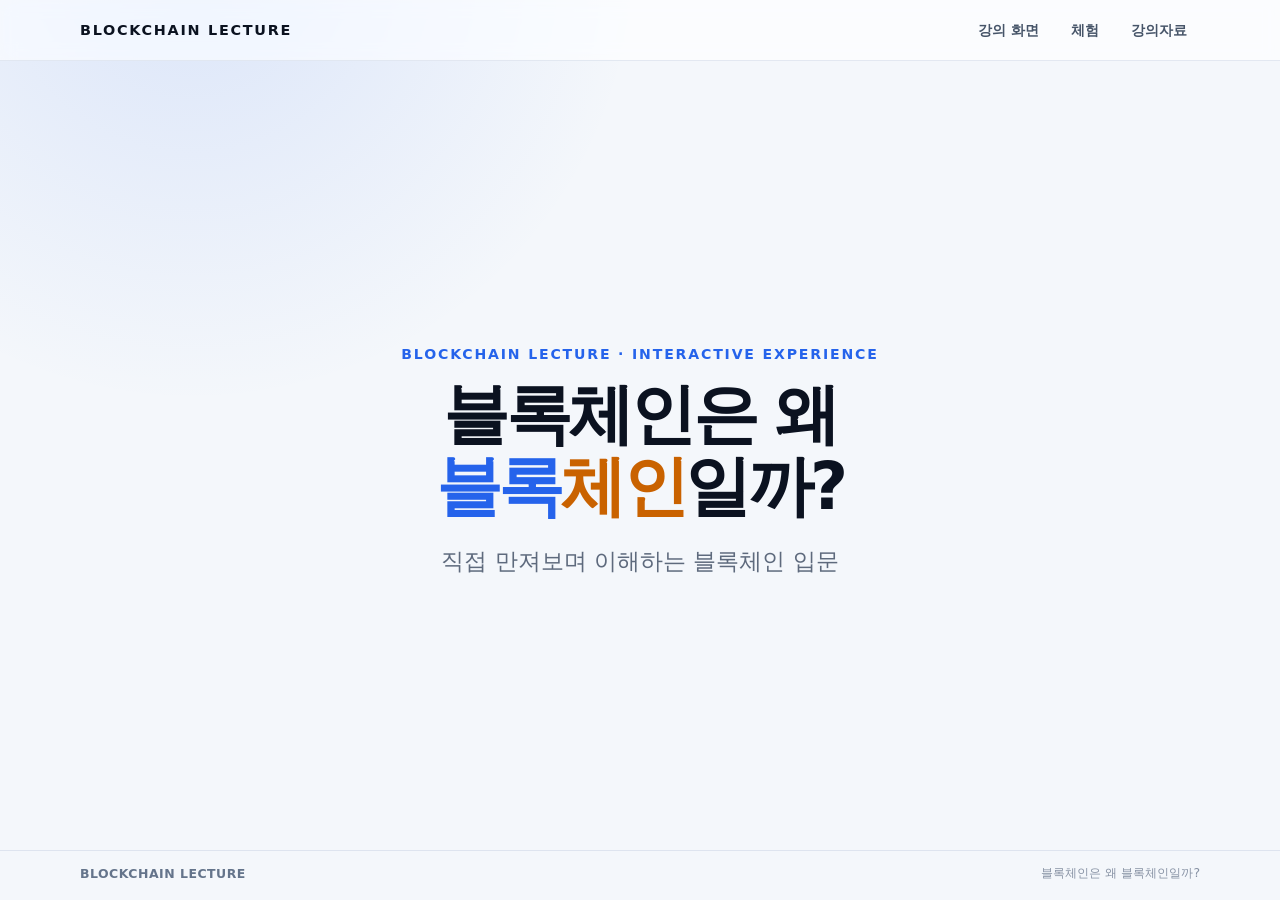
<file: index.html>
<!doctype html>
<html lang="ko">
<head>
  <meta charset="utf-8" />
  <meta name="viewport" content="width=device-width, initial-scale=1" />
  <meta name="theme-color" content="#f4f7fb" />
  <title>블록체인은 왜 블록체인일까? · 강의 허브</title>
  <meta name="description" content="직접 만져보며 이해하는 블록체인 입문. 강의 중 체험도구와 강의자료로 바로 이동하는 강의 허브." />

  <!-- 강의 후 공개 여부가 미정이므로 기본값은 검색엔진 비노출.
       공개를 원하면 아래 한 줄만 지우면 된다. -->
  <meta name="robots" content="noindex, nofollow" />

  <link rel="stylesheet" href="./shared.css" />
  <link rel="stylesheet" href="./home.css" />
</head>
<body>
  <!--
    내부 링크는 모두 상대경로다. 향후 URL / QR을 바꾸더라도
    아래 두 경로만 교체하면 된다.
      체험     : ./experience/index.html
      강의 화면 : ./lecture/index.html
      강의자료 : ./materials/lecture.pdf  (?v= 는 캐시 갱신용. 파일을 바꾸면 숫자를 올린다)
    파일을 직접 열어도(file://) 동작하도록 index.html까지 명시한다.
  -->

  <a class="skip-link" href="#main">본문으로 건너뛰기</a>

  <header class="site-header">
    <div class="shell">
      <a class="brand" href="./index.html">BLOCKCHAIN LECTURE</a>
      <nav class="header-nav" aria-label="주요 이동">
        <a class="header-link" href="./lecture/index.html">
          <span class="label-short">강의</span>
          <span class="label-full">강의 화면</span>
        </a>
        <a class="header-link" href="./experience/index.html">체험</a>
        <a class="header-link" href="./materials/lecture.pdf?v=12" target="_blank" rel="noopener">
          <span class="label-short">자료</span>
          <span class="label-full">강의자료</span>
        </a>
      </nav>
    </div>
  </header>

  <main id="main" class="home-main">
    <section class="hero shell" aria-labelledby="hero-title">
      <p class="eyebrow">BLOCKCHAIN LECTURE · INTERACTIVE EXPERIENCE</p>
      <h1 id="hero-title" class="hero-title">블록체인은 왜<br /><em class="accent-block">블록</em><em class="accent-chain">체인</em>일까?</h1>
      <p class="hero-copy">직접 만져보며 이해하는 블록체인 입문</p>
    </section>
  </main>

  <footer class="site-footer">
    <div class="shell">
      <strong>BLOCKCHAIN LECTURE</strong>
      <span>블록체인은 왜 블록체인일까?</span>
    </div>
  </footer>
</body>
</html>
</file>
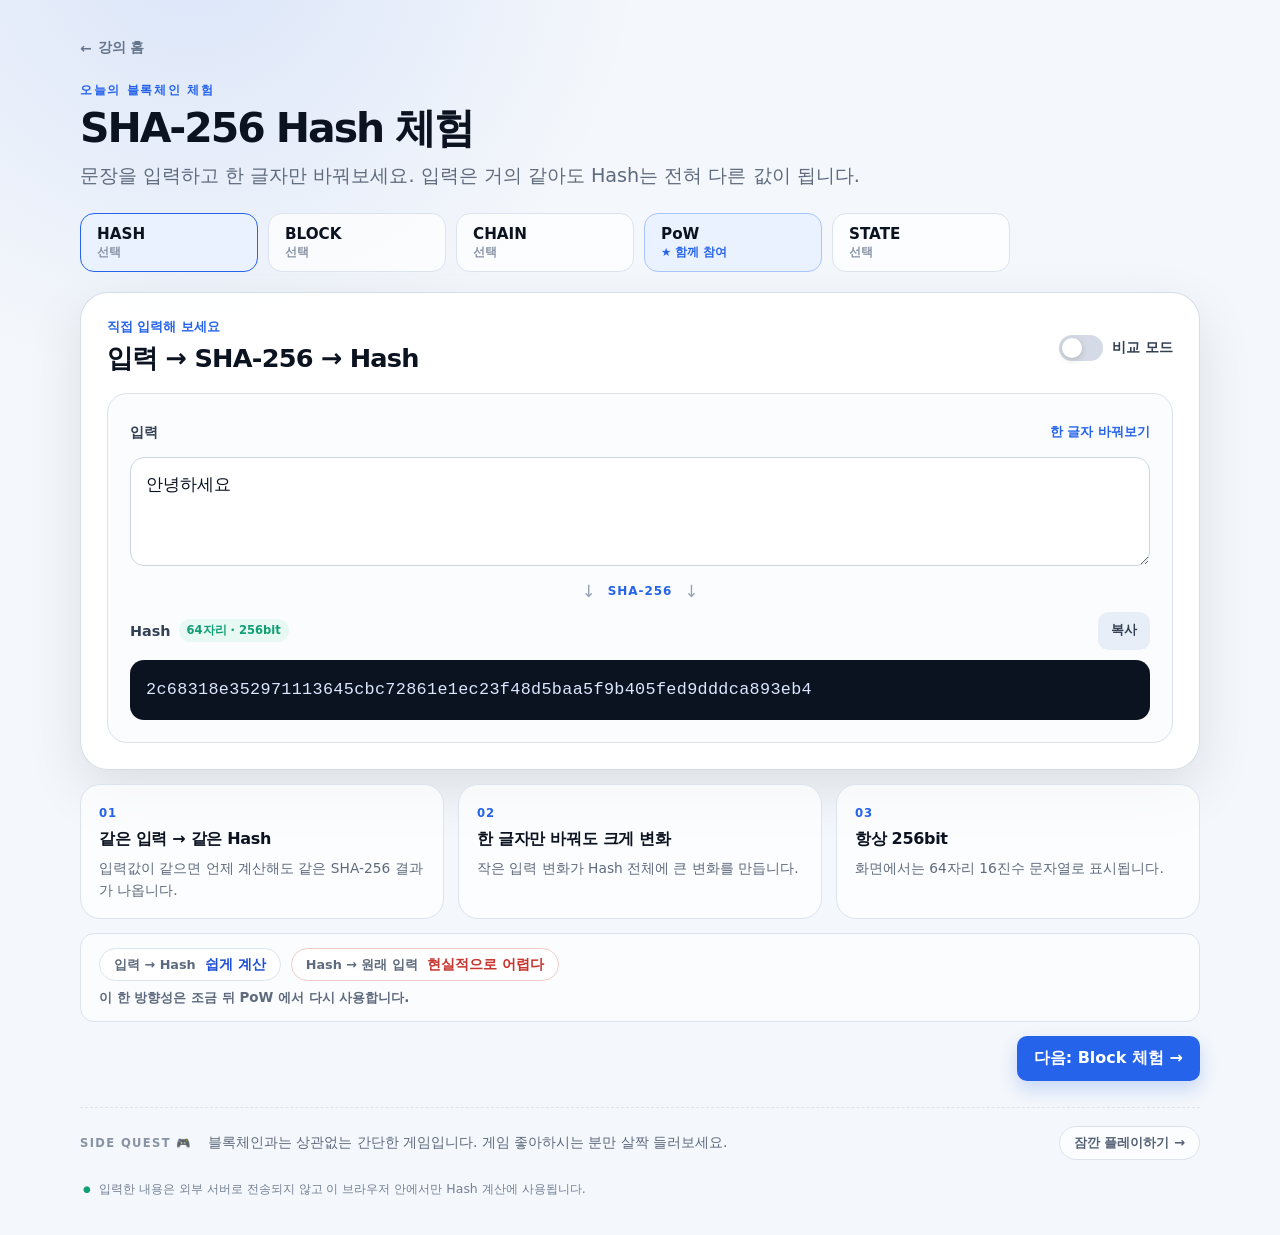
<file: experience/index.html>
<!doctype html>
<html lang="ko">
<head>
  <meta charset="utf-8" />
  <meta name="viewport" content="width=device-width, initial-scale=1" />
  <meta name="theme-color" content="#0b1220" />
  <title>블록체인 체험 · Hash, Block, Chain, Proof of Work</title>
  <meta name="description" content="SHA-256 Hash, Block, Chain, Proof of Work를 직접 조작하며 블록체인의 핵심 개념을 체험하는 강의용 도구" />
  <link rel="stylesheet" href="./styles.css" />
</head>
<body>
  <!-- ============================================================
       ReturnToLecture — 강의 화면에서 진입했을 때만 보이는 상단바.
       ?return=L06 이 있을 때만 표시하고, 체험도구에 직접 접속한 경우에는
       숨긴 상태를 유지한다. (app.js setupReturnBar)
       ============================================================ -->
  <div id="returnBar" class="return-bar" hidden>
    <div class="return-bar-inner">
      <a id="returnBack" class="return-back" href="../lecture/index.html">
        <span aria-hidden="true">&larr;</span> 강의로 돌아가기
      </a>
      <span class="return-tag">강의 중 체험</span>
      <a id="returnNext" class="return-next" href="../lecture/index.html">
        강의 계속하기 <span aria-hidden="true">&rarr;</span>
      </a>
    </div>
  </div>

  <main class="page-shell">
    <a class="home-link" href="../index.html">
      <span aria-hidden="true">←</span> 강의 홈
    </a>

    <header class="hero">
      <div id="heroEyebrow" class="eyebrow">BLOCKCHAIN EXPERIENCE · STEP 2</div>
      <h1 id="heroTitle">Block 체험</h1>
      <p id="heroCopy" class="hero-copy">여러 기록을 하나의 Block으로 묶어봅니다. 거래 한 건만 바꿔도 Block Hash 전체가 달라집니다.</p>

      <nav class="learning-path" aria-label="블록체인 체험 단계">
        <button class="step available" type="button" data-step="hash" aria-label="1단계 Hash 체험으로 이동">
          <span>1</span><strong>HASH</strong>
        </button>
        <button class="step active available" type="button" data-step="block" aria-current="step" aria-label="2단계 Block 체험">
          <span>2</span><strong>BLOCK</strong>
        </button>
        <button class="step available" type="button" data-step="chain" aria-label="3단계 Chain 체험으로 이동"><span>3</span><strong>CHAIN</strong></button>
        <button class="step available" type="button" data-step="pow" aria-label="4단계 Proof of Work 체험으로 이동"><span>4</span><strong>PoW</strong></button>
      </nav>
    </header>

    <section id="hashExperience" class="experience hidden" aria-hidden="true">
      <section class="tool-card" aria-labelledby="hash-tool-title">
        <div class="tool-toolbar">
          <div>
            <p class="section-kicker">직접 입력해 보세요</p>
            <h2 id="hash-tool-title">입력 → SHA-256 → Hash</h2>
          </div>
          <label class="mode-toggle">
            <input id="compareToggle" type="checkbox" />
            <span class="toggle-ui" aria-hidden="true"></span>
            <span>비교 모드</span>
          </label>
        </div>

        <div id="singleMode" class="mode-panel">
          <article class="hash-panel">
            <div class="field-heading">
              <label for="inputA">입력</label>
              <button id="changeOneChar" class="text-button" type="button">한 글자 바꿔보기</button>
            </div>
            <textarea id="inputA" rows="3" spellcheck="false" autocomplete="off">안녕하세요</textarea>

            <div class="flow-arrow" aria-hidden="true">↓ <span>SHA-256</span> ↓</div>

            <div class="hash-heading">
              <div>
                <span class="label">Hash</span>
                <span class="length-badge">64자리 · 256bit</span>
              </div>
              <button class="copy-button" type="button" data-copy-target="hashA" aria-label="Hash 복사하기">복사</button>
            </div>
            <output id="hashA" class="hash-output" aria-live="polite"></output>
          </article>
        </div>

        <div id="compareMode" class="mode-panel hidden" aria-hidden="true">
          <div class="compare-grid">
            <article class="hash-panel compact-panel">
              <div class="field-heading"><label for="inputCompareA">입력 A</label></div>
              <textarea id="inputCompareA" rows="2" spellcheck="false" autocomplete="off">안녕하세요</textarea>
              <div class="hash-heading">
                <span class="label">Hash A</span>
                <button class="copy-button small" type="button" data-copy-target="hashCompareA">복사</button>
              </div>
              <output id="hashCompareA" class="hash-output small-output" aria-live="polite"></output>
            </article>

            <article class="hash-panel compact-panel">
              <div class="field-heading"><label for="inputCompareB">입력 B</label></div>
              <textarea id="inputCompareB" rows="2" spellcheck="false" autocomplete="off">안녕하세요!</textarea>
              <div class="hash-heading">
                <span class="label">Hash B</span>
                <button class="copy-button small" type="button" data-copy-target="hashCompareB">복사</button>
              </div>
              <output id="hashCompareB" class="hash-output small-output" aria-live="polite"></output>
            </article>
          </div>

          <div class="comparison-summary" aria-live="polite">
            <div class="summary-icon">≠</div>
            <div>
              <strong id="differenceTitle">Hash가 크게 달라졌습니다.</strong>
              <p id="differenceText">64자리 중 몇 자리가 달라졌는지 계산하고 있습니다.</p>
            </div>
          </div>
        </div>
      </section>

      <section class="lesson-grid" aria-label="Hash 핵심 포인트">
        <article>
          <span class="lesson-number">01</span>
          <h3>같은 입력 → 같은 Hash</h3>
          <p>입력값이 같으면 언제 계산해도 같은 SHA-256 결과가 나옵니다.</p>
        </article>
        <article>
          <span class="lesson-number">02</span>
          <h3>한 글자만 바꿔도 크게 변화</h3>
          <p>작은 입력 변화가 Hash 전체에 큰 변화를 만듭니다.</p>
        </article>
        <article>
          <span class="lesson-number">03</span>
          <h3>항상 256bit</h3>
          <p>화면에서는 64자리 16진수 문자열로 표시됩니다.</p>
        </article>
      </section>

      <!-- 한 방향성은 여기서 보여만 주고 끝내지 않는다. PoW 에서 다시 쓴다.
           역산·brute force 같은 기능은 두지 않는다. 문장 한 줄이면 충분하다. -->
      <aside class="oneway">
        <ul class="oneway-pair">
          <li><span class="oneway-k">입력 → Hash</span><strong class="oneway-v">쉽게 계산</strong></li>
          <li class="is-hard"><span class="oneway-k">Hash → 원래 입력</span><strong class="oneway-v">현실적으로 어렵다</strong></li>
        </ul>
        <p class="oneway-note">이 한 방향성은 조금 뒤 PoW 에서 다시 사용합니다.</p>
      </aside>

      <div class="next-step-row">
        <button class="primary-button" type="button" data-step="block">다음: Block 체험 <span aria-hidden="true">→</span></button>
      </div>
    </section>

    <section id="blockExperience" class="experience" aria-hidden="false">
      <section class="tool-card block-tool" aria-labelledby="block-tool-title">
        <div class="tool-toolbar block-toolbar">
          <div>
            <p class="section-kicker">방금 Hash 체험을 여러 기록의 묶음으로 확장해 봅니다</p>
            <h2 id="block-tool-title">여러 거래 기록 + Block 정보 → Block Hash</h2>
          </div>
          <button id="resetBlock" class="secondary-button" type="button">초기화</button>
        </div>

        <div class="block-layout">
          <article id="blockCard" class="block-card">
            <div class="block-card-header">
              <div>
                <span class="block-label">BLOCK</span>
                <h3>Block #1</h3>
              </div>
              <div id="blockChangeBadge" class="state-badge stable" aria-live="polite">현재 상태</div>
            </div>

            <div class="block-definition">
              <strong>이 네모 전체가 하나의 Block입니다.</strong>
              <span>여러 기록과 Block 정보가 한 묶음으로 들어 있습니다.</span>
            </div>

            <div class="block-section-heading">
              <div>
                <span class="block-section-kicker">DATA</span>
                <h4>이 Block에 포함된 거래 3건</h4>
              </div>
              <button id="changeAmount" class="text-button" type="button">3번 거래 1원 바꿔보기</button>
            </div>

            <div class="transaction-list" aria-label="Block에 포함된 거래 기록">
              <div class="transaction-row" data-transaction="1">
                <span class="transaction-index">01</span>
                <div class="transaction-route"><strong>철수</strong><span aria-hidden="true">→</span><strong>영희</strong></div>
                <label class="amount-field"><span class="sr-only">1번 거래 금액</span><input id="amount1" type="number" inputmode="numeric" min="0" step="1" value="10000" /><span>원</span></label>
              </div>
              <div class="transaction-row" data-transaction="2">
                <span class="transaction-index">02</span>
                <div class="transaction-route"><strong>영희</strong><span aria-hidden="true">→</span><strong>민수</strong></div>
                <label class="amount-field"><span class="sr-only">2번 거래 금액</span><input id="amount2" type="number" inputmode="numeric" min="0" step="1" value="3000" /><span>원</span></label>
              </div>
              <div class="transaction-row focus-transaction" data-transaction="3">
                <span class="transaction-index">03</span>
                <div class="transaction-route"><strong>민수</strong><span aria-hidden="true">→</span><strong>철수</strong></div>
                <label class="amount-field"><span class="sr-only">3번 거래 금액</span><input id="amount3" type="number" inputmode="numeric" min="0" step="1" value="5000" /><span>원</span></label>
              </div>
            </div>

            <div class="block-divider"><span>Block 정보</span></div>

            <div class="block-meta-grid">
              <div class="block-field">
                <span class="block-field-label">Previous Hash</span>
                <code id="previousHash" class="block-value mono">0000000000000000000000000000000000000000000000000000000000000000</code>
                <span class="field-help">첫 번째 Block이므로 실습에서는 0으로 표시합니다.</span>
              </div>
              <div class="block-field nonce-field">
                <span class="block-field-label">Nonce</span>
                <code id="blockNonce" class="block-value">0</code>
                <span class="field-help">지금은 0. PoW 단계에서 직접 바꿉니다.</span>
              </div>
            </div>
          </article>

          <div class="block-hash-side">
            <div class="block-flow" aria-hidden="true">
              <span class="flow-line"></span>
              <span class="flow-chip">SHA-256</span>
              <span class="flow-arrow-right">→</span>
            </div>

            <article class="result-card">
              <div class="hash-heading">
                <div>
                  <span class="label">Block Hash</span>
                  <span class="length-badge">64자리 · 256bit</span>
                </div>
                <button class="copy-button" type="button" data-copy-target="blockHash">복사</button>
              </div>
              <output id="blockHash" class="hash-output block-hash-output" aria-live="polite"></output>

              <div id="blockInsight" class="block-insight" aria-live="polite">
                <div class="insight-icon">✓</div>
                <div>
                  <strong>세 거래를 포함한 Block 전체의 지문입니다.</strong>
                  <p>거래 하나의 금액만 바꿔도 이 값이 즉시 달라집니다.</p>
                </div>
              </div>
            </article>
          </div>
        </div>
      </section>

      <section class="lesson-grid block-lessons" aria-label="Block 핵심 포인트">
        <article>
          <span class="lesson-number">01</span>
          <h3>여러 기록을 하나로 묶는다</h3>
          <p>하나의 Block에는 한 건이 아니라 여러 거래 기록이 함께 들어갈 수 있습니다.</p>
        </article>
        <article>
          <span class="lesson-number">02</span>
          <h3>묶음 전체에 하나의 Hash</h3>
          <p>거래 기록들과 Previous Hash, Nonce를 함께 묶어 하나의 Block Hash를 계산합니다.</p>
        </article>
        <article>
          <span class="lesson-number">03</span>
          <h3>Hash 체험의 확장</h3>
          <p>거래 한 건이 달라지면 묶음 전체의 Hash 도 달라집니다. 아까 본 성질이 Block 에도 그대로 적용됩니다.</p>
        </article>
      </section>

      <aside class="bridge-note bridge-action">
        <div class="bridge-icon" aria-hidden="true">↗</div>
        <div>
          <strong>다음 Block이 이 Hash를 기억하면?</strong>
          <p>Block과 Block이 연결되어 Chain이 됩니다.</p>
        </div>
        <button class="primary-button" type="button" data-step="chain">다음: Chain 체험 →</button>
      </aside>
    </section>

    <section id="chainExperience" class="experience hidden" aria-hidden="true">
      <section class="tool-card chain-tool" aria-labelledby="chain-tool-title">
        <div class="tool-toolbar chain-toolbar">
          <div>
            <p class="section-kicker">Hash가 Block과 Block을 연결하는 모습을 확인하세요</p>
            <h2 id="chain-tool-title">Block Hash → 다음 Block의 Previous Hash</h2>
          </div>
          <button id="resetChain" class="secondary-button" type="button">초기화</button>
        </div>

        <div id="chainStatus" class="chain-status valid" aria-live="polite">
          <div class="chain-status-icon">✓</div>
          <div>
            <strong>정상 Chain입니다.</strong>
            <p>각 Block이 바로 앞 Block의 Hash를 정확히 기억하고 있습니다.</p>
          </div>
        </div>

        <div class="chain-formula" aria-label="Chain 연결 원리">
          <span>Block 1 Hash</span><b>=</b><span>Block 2 Previous Hash</span>
          <i>그리고</i>
          <span>Block 2 Hash</span><b>=</b><span>Block 3 Previous Hash</span>
        </div>

        <div class="chain-grid">
          <article id="chainBlock1" class="chain-block">
            <div class="chain-block-head">
              <div><span class="block-label">BLOCK</span><h3>Block #1</h3></div>
              <span id="chainBadge1" class="chain-badge ok">정상</span>
            </div>
            <div class="chain-data-title">거래 기록 <button id="changeChainAmount" class="text-button" type="button">1원 바꿔보기</button></div>
            <div class="chain-transactions">
              <div><span>철수 → 영희</span><strong>10,000원</strong></div>
              <div><span>영희 → 민수</span><strong>3,000원</strong></div>
              <div class="editable-chain-tx"><span>민수 → 철수</span><label><input id="chainAmount1" type="number" inputmode="numeric" min="0" step="1" value="5000" /><span>원</span></label></div>
            </div>
            <div class="chain-hash-field previous">
              <span>Previous Hash</span><code id="chainPrev1"></code>
            </div>
            <div class="chain-hash-field current">
              <span>Block Hash</span><code id="chainHash1"></code>
            </div>
          </article>

          <div id="chainLink12" class="chain-link ok" aria-live="polite">
            <span class="link-arrow">→</span>
            <strong>Hash를 기억</strong>
            <small id="chainLink12Text">일치</small>
          </div>

          <article id="chainBlock2" class="chain-block">
            <div class="chain-block-head">
              <div><span class="block-label">BLOCK</span><h3>Block #2</h3></div>
              <span id="chainBadge2" class="chain-badge ok">정상</span>
            </div>
            <div class="chain-data-title">거래 기록</div>
            <div class="chain-transactions">
              <div><span>영희 → 지수</span><strong>7,000원</strong></div>
              <div><span>준호 → 민수</span><strong>12,000원</strong></div>
              <div><span>철수 → 준호</span><strong>2,500원</strong></div>
            </div>
            <div class="chain-hash-field previous">
              <span>Previous Hash</span><code id="chainPrev2"></code>
            </div>
            <div class="chain-hash-field current">
              <span>Block Hash</span><code id="chainHash2"></code>
            </div>
          </article>

          <div id="chainLink23" class="chain-link ok" aria-live="polite">
            <span class="link-arrow">→</span>
            <strong>Hash를 기억</strong>
            <small id="chainLink23Text">일치</small>
          </div>

          <article id="chainBlock3" class="chain-block">
            <div class="chain-block-head">
              <div><span class="block-label">BLOCK</span><h3>Block #3</h3></div>
              <span id="chainBadge3" class="chain-badge ok">정상</span>
            </div>
            <div class="chain-data-title">거래 기록</div>
            <div class="chain-transactions">
              <div><span>지수 → 철수</span><strong>4,000원</strong></div>
              <div><span>민수 → 영희</span><strong>6,500원</strong></div>
              <div><span>준호 → 지수</span><strong>8,000원</strong></div>
            </div>
            <div class="chain-hash-field previous">
              <span>Previous Hash</span><code id="chainPrev3"></code>
            </div>
            <div class="chain-hash-field current">
              <span>Block Hash</span><code id="chainHash3"></code>
            </div>
          </article>
        </div>

        <div class="chain-instruction">
          <span class="instruction-number">1</span>
          <p><strong>Block #1의 거래를 1원만 바꿔보세요.</strong> Block #1의 Hash는 즉시 달라지지만, Block #2가 기억하고 있는 Previous Hash는 예전 값 그대로입니다.</p>
        </div>

        <!-- 연결이 깨진 뒤에만 나타난다. 과거를 바꾸는 방법을 가르치는 것이 아니라,
             “그럼 뒤를 다시 계산하면?” 이라는 질문을 직접 보여주기 위한 자리다.
             여기에는 PoW 계산을 넣지 않는다. 그 비용은 강의 본편(PoW)에서 다룬다. -->
        <div class="chain-instruction chain-rebuild-row" id="chainRebuildRow" hidden>
          <span class="instruction-number">2</span>
          <p><strong>그럼 뒤 Block 을 다시 계산하면?</strong> 연결이 깨진 뒤의 Block 들을 새 Hash 에 맞춰 다시 계산해 봅니다.</p>
          <button id="rebuildChain" class="secondary-button" type="button">뒤 Block 도 다시 계산해보기</button>
        </div>
      </section>

      <section class="lesson-grid" aria-label="Chain 핵심 포인트">
        <article><span class="lesson-number">01</span><h3>앞 Block의 Hash를 기억</h3><p>다음 Block의 Previous Hash가 바로 앞 Block의 Hash를 가리킵니다.</p></article>
        <article><span class="lesson-number">02</span><h3>앞의 기록이 바뀌면 연결이 깨짐</h3><p>Block #1의 Hash가 달라지면 Block #2가 기억하던 값과 더 이상 일치하지 않습니다.</p></article>
        <article><span class="lesson-number">03</span><h3>그래서 Block + Chain</h3><p>Block들이 Hash를 이용해 앞뒤로 연결되어 있기 때문에 Blockchain이라고 부릅니다.</p></article>
      </section>

      <aside class="bridge-note bridge-action">
        <div class="bridge-icon" aria-hidden="true">↗</div>
        <div>
          <strong>이번에는 아무 Hash나 인정하지 않는다고 해봅시다.</strong>
          <p>정해진 조건을 만족하는 Hash를 찾을 때까지 Nonce를 바꾸며 계산하면 Proof of Work의 핵심을 체험할 수 있습니다.</p>
        </div>
        <button class="primary-button" type="button" data-step="pow">다음: PoW 체험 <span aria-hidden="true">→</span></button>
      </aside>
    </section>

    <section id="powExperience" class="experience hidden" aria-hidden="true">
      <section class="tool-card pow-tool" aria-labelledby="pow-tool-title">
        <div class="tool-toolbar pow-toolbar">
          <div>
            <p class="section-kicker">Nonce를 바꾸며 조건에 맞는 Hash를 찾아보세요</p>
            <h2 id="pow-tool-title">새 Block #4를 Mining</h2>
          </div>
          <button id="resetPow" class="secondary-button" type="button">초기화</button>
        </div>

        <section class="manual-mining" aria-labelledby="manual-mining-title">
          <div class="manual-mining-head">
            <div>
              <span class="substep-badge">STEP 4-A · 사람이 직접</span>
              <h3 id="manual-mining-title">Nonce를 직접 넣어 Hash를 찾아보세요</h3>
              <p>원하는 숫자를 직접 입력해 보세요. 입력하는 순간 Hash가 바로 다시 계산됩니다.</p>
            </div>
          </div>

          <fieldset class="manual-difficulty-control">
            <legend>수동 Mining 난이도</legend>
            <label><input type="radio" name="manualDifficulty" value="1" checked><span><b>먼저 해보기</b><code>0</code></span></label>
            <label><input type="radio" name="manualDifficulty" value="2"><span><b>난이도 올리기</b><code>00</code></span></label>
            <p><strong>너무 쉽게 찾았다면 00으로 올려보세요.</strong> 앞의 0이 하나 늘면 평균적으로 약 16배 더 찾기 어려워집니다.</p>
          </fieldset>

          <div class="manual-mining-grid">
            <article id="manualPowBlockCard" class="manual-pow-card">
              <div class="chain-block-head">
                <div><span class="block-label">NEW BLOCK</span><h4>Block #4</h4></div>
                <span id="manualPowBadge" class="chain-badge changed">찾는 중</span>
              </div>
              <div class="manual-data-summary">
                <span>거래 기록은 그대로</span>
                <strong>Nonce만 바꿉니다</strong>
              </div>
              <div class="chain-transactions pow-transactions">
                <div><span>철수 → 지수</span><strong>9,000원</strong></div>
                <div><span>영희 → 준호</span><strong>4,500원</strong></div>
                <div><span>민수 → 철수</span><strong>3,000원</strong></div>
              </div>
              <div class="pow-field">
                <span>Previous Hash <small>Block #3의 Hash</small></span>
                <code id="manualPowPreviousHash"></code>
              </div>
            </article>

            <section class="manual-pow-result" aria-label="수동 Mining 결과">
              <div class="manual-target-row">
                <span>목표</span>
                <strong>Hash가 <code id="manualPowTarget">0…</code>으로 시작</strong>
              </div>
              <label class="manual-nonce-field" for="manualNonce">
                <span>Nonce를 직접 입력하세요</span>
                <input id="manualNonce" type="text" inputmode="numeric" pattern="[0-9]*" value="0" autocomplete="off" aria-describedby="manualNonceHelp" />
                <small id="manualNonceHelp">정답 공식은 없습니다. 원하는 Nonce 를 직접 입력해 보세요.</small>
              </label>
              <div class="hash-heading pow-hash-heading">
                <div>
                  <span class="label">현재 Block Hash</span>
                  <span id="manualPowHashState" class="length-badge pending">조건 불충족</span>
                </div>
              </div>
              <output id="manualPowHash" class="hash-output pow-hash-output" aria-live="polite"></output>
              <div id="manualPowStatus" class="manual-pow-status idle" aria-live="polite">
                <span class="manual-status-icon">?</span>
                <div><strong>다른 Nonce도 넣어보세요.</strong><p>Hash의 첫 글자가 목표와 같은지 확인합니다.</p></div>
              </div>
            </section>
          </div>
        </section>

        <div class="manual-to-auto">
          <span aria-hidden="true">↓</span>
          <div><strong>방금 여러분이 한 일을 컴퓨터에게 시켜봅시다.</strong><p>컴퓨터는 Nonce를 0, 1, 2, 3… 자동으로 바꾸면서 훨씬 빠르게 반복 계산합니다.</p></div>
        </div>

        <section class="auto-mining" aria-labelledby="auto-mining-title">
          <div class="auto-mining-head">
            <span class="substep-badge">STEP 4-B · 컴퓨터가 자동으로</span>
            <h3 id="auto-mining-title">자동 Mining</h3>
          </div>

          <div class="pow-goal">
            <div class="pow-goal-icon" aria-hidden="true">◎</div>
            <div>
              <span>이번 실습의 목표</span>
              <strong>Block Hash가 <code id="powGoalPrefix">000</code>으로 시작하게 만들기</strong>
            </div>
          </div>

          <fieldset class="difficulty-control">
            <legend>자동 Mining 난이도</legend>
            <label><input type="radio" name="powDifficulty" value="2"><span><b>쉬움</b><code>00</code></span></label>
            <label><input type="radio" name="powDifficulty" value="3" checked><span><b>기본</b><code>000</code></span></label>
            <label><input type="radio" name="powDifficulty" value="4"><span><b>어려움</b><code>0000</code></span></label>
            <p>앞의 0이 하나 늘면, 정답을 찾기까지 필요한 계산은 <strong>평균적으로 약 16배</strong> 늘어납니다.</p>
          </fieldset>

          <div class="pow-layout">
          <article id="powBlockCard" class="pow-block-card">
            <div class="chain-block-head">
              <div><span class="block-label">NEW BLOCK</span><h3>Block #4</h3></div>
              <span id="powBlockBadge" class="chain-badge changed">아직 미완성</span>
            </div>

            <div class="chain-data-title">거래 기록</div>
            <div class="chain-transactions pow-transactions">
              <div><span>철수 → 지수</span><strong>9,000원</strong></div>
              <div><span>영희 → 준호</span><strong>4,500원</strong></div>
              <div><span>민수 → 철수</span><strong>3,000원</strong></div>
            </div>

            <div class="pow-block-fields">
              <div class="pow-field">
                <span>Previous Hash <small>Block #3의 Hash</small></span>
                <code id="powPreviousHash"></code>
              </div>
              <div class="pow-field nonce-live">
                <span>Nonce</span>
                <output id="powNonce">0</output>
                <small>0 → 1 → 2 → 3 → …</small>
              </div>
            </div>
          </article>

          <section class="pow-result" aria-label="Mining 결과">
            <div class="pow-target-row">
              <span>찾아야 할 Hash</span>
              <code id="powTarget">000…</code>
            </div>

            <div class="hash-heading pow-hash-heading">
              <div>
                <span class="label">현재 Block Hash</span>
                <span id="powHashState" class="length-badge pending">조건 확인 중</span>
              </div>
              <button class="copy-button" type="button" data-copy-target="powHash">복사</button>
            </div>
            <output id="powHash" class="hash-output pow-hash-output" aria-live="polite"></output>

            <div class="pow-stats" aria-live="polite">
              <div><span>시도 횟수</span><strong id="powAttempts">0</strong></div>
              <div><span>소요 시간</span><strong id="powElapsed">0.00초</strong></div>
            </div>

            <button id="mineButton" class="mine-button" type="button">Mining 시작</button>
            <div id="powStatus" class="pow-status idle" aria-live="polite">
              <span class="pow-status-icon">→</span>
              <div><strong>아직 Mining을 시작하지 않았습니다.</strong><p>버튼을 누르면 Nonce를 하나씩 바꾸며 SHA-256을 반복 계산합니다.</p></div>
            </div>
          </section>
        </div>
        </section>
      </section>

      <section class="lesson-grid" aria-label="Proof of Work 핵심 포인트">
        <article><span class="lesson-number">01</span><h3>Nonce를 계속 바꿔 계산</h3><p>데이터는 그대로 두고 Nonce만 0, 1, 2… 바꾸면서 새로운 Hash를 만들어 봅니다.</p></article>
        <article><span class="lesson-number">02</span><h3>조건을 만족할 때까지 반복</h3><p>Hash가 우연히 목표 조건으로 시작할 때까지 여러 번 계산해야 합니다.</p></article>
        <article><span class="lesson-number">03</span><h3>어려울수록 더 많은 계산</h3><p>조건이 어려워지면 평균 시도 횟수가 급격히 늘어 PoW에서 컴퓨팅 파워가 중요해집니다.</p></article>
      </section>

      <aside class="completion-note">
        <span aria-hidden="true">✓</span>
        <div><strong>HASH → BLOCK → CHAIN → Proof of Work</strong><p>오늘 강의에서 다룰 네 가지 동작을 직접 조작해봤습니다. Distributed Ledger 와 Consensus 는 강의에서 이어집니다.</p></div>
      </aside>
    </section>

    <!-- 강의 본편과 상관없는 옆길. 학생 화면에서만 맨 아래에 작게 둔다.
         메인 체험 Navigation 에는 넣지 않는다 (app.js 의 setupParticipant 에서 연다) -->
    <aside id="sideQuest" class="side-quest" hidden>
      <p class="side-quest-tag">SIDE QUEST <span aria-hidden="true">🎮</span></p>
      <p class="side-quest-copy">블록체인과는 상관없는 간단한 게임입니다. 게임 좋아하시는 분만 살짝 들러보세요.</p>
      <a class="side-quest-link" href="https://stacker.mrdion.kim" target="_blank" rel="noopener noreferrer">
        잠깐 플레이하기 <span aria-hidden="true">→</span>
      </a>
    </aside>

    <footer class="privacy-note">
      <span aria-hidden="true">●</span>
      입력한 내용은 외부 서버로 전송되지 않고 이 브라우저 안에서만 Hash 계산에 사용됩니다.
    </footer>
  </main>

  <div id="toast" class="toast" role="status" aria-live="polite">Hash를 복사했습니다.</div>
  <!-- Presenter 연결(같은 PC 의 강사 화면). 없어도 체험도구는 그대로 동작한다 -->
  <script src="../lecture/lecture-sync.js"></script>
  <script src="./app.js"></script>
</body>
</html>
</file>
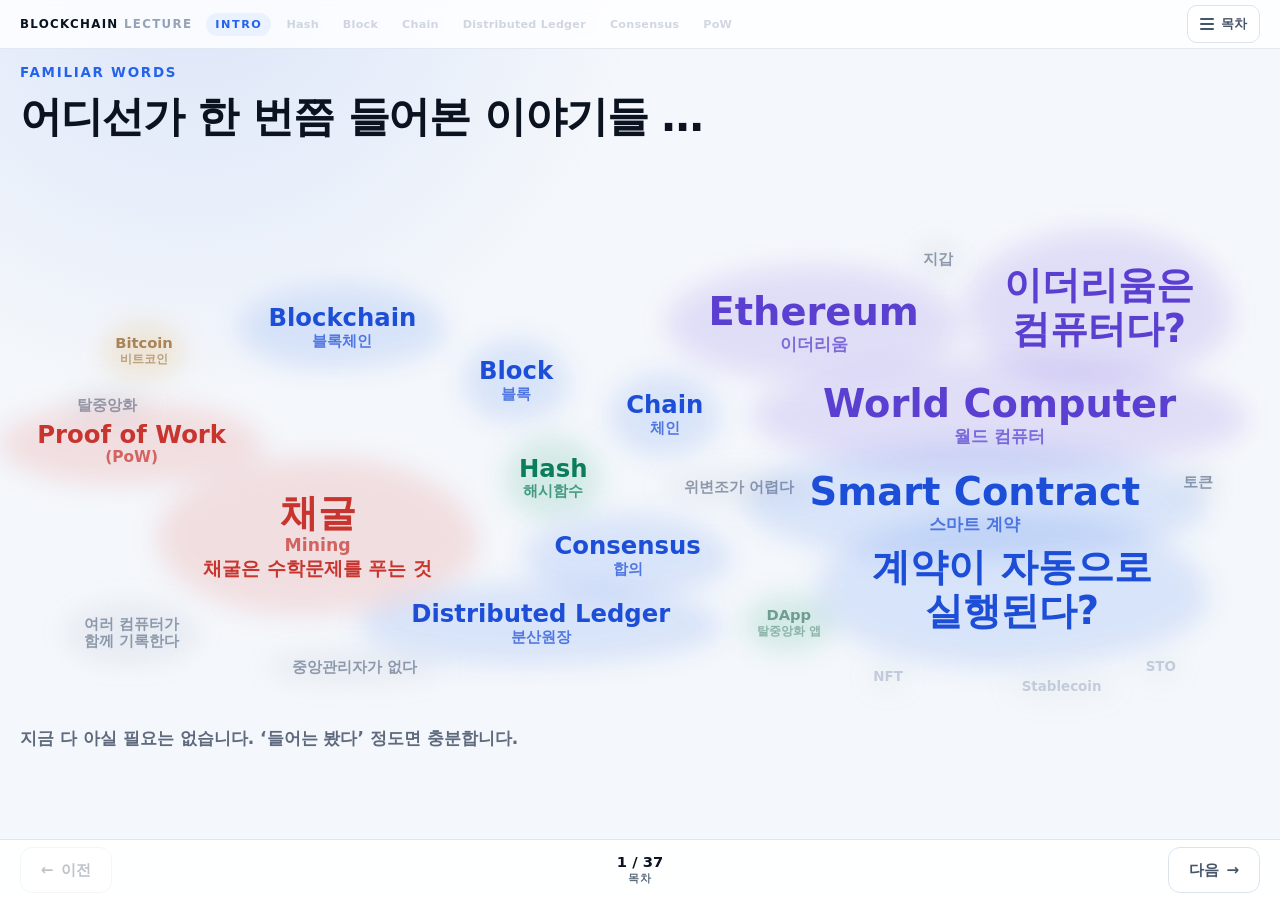
<file: lecture/index.html>
<!doctype html>
<html lang="ko">
<head>
  <meta charset="utf-8" />
  <meta name="viewport" content="width=device-width, initial-scale=1, viewport-fit=cover" />
  <meta name="theme-color" content="#f4f7fb" />
  <title>블록체인은 왜 블록체인일까? · 강의 화면</title>
  <meta name="description" content="원본 강의자료를 37개 화면으로 재구성한 강의 진행용 HTML 화면. Hash / Block / Chain / PoW / State 체험도구와 바로 왕복할 수 있습니다." />
  <meta name="robots" content="noindex, nofollow" />

  <link rel="stylesheet" href="../shared.css" />
  <link rel="stylesheet" href="./lecture.css" />
</head>
<body class="lecture-body">
  <a class="skip-link" href="#screen">본문으로 건너뛰기</a>

  <!-- ============================================================
       상단 — 개념 진행 표시기 (LectureProgress)
       원본 하단에 반복되던 개념열을 웹에서는 상단 진행 표시기로 쓴다.
       ============================================================ -->
  <header class="lecture-header">
    <div class="lecture-header-inner">
      <a class="lecture-brand" href="../index.html" title="강의 홈">BLOCKCHAIN<span class="brand-dim"> LECTURE</span></a>

      <nav id="progress" class="progress" aria-label="강의 개념 진행"></nav>

      <button id="tocButton" class="icon-button" type="button" aria-expanded="false" aria-controls="toc">
        <span class="icon-lines" aria-hidden="true"></span>
        <span class="icon-label">목차</span>
      </button>
    </div>
  </header>

  <!-- ============================================================
       본문 — 화면 하나 (LectureFrame)
       ============================================================ -->
  <main id="screen" class="lecture-main" tabindex="-1">
    <article id="stage" class="stage" aria-live="polite"></article>
  </main>

  <!-- ============================================================
       하단 — 진행 Navigation (LectureNav)
       ============================================================ -->
  <nav class="lecture-nav" aria-label="화면 이동">
    <div class="lecture-nav-inner">
      <button id="prevButton" class="nav-button" type="button">
        <span aria-hidden="true">←</span><span class="nav-label">이전</span>
      </button>

      <button id="tocButtonBottom" class="nav-counter" type="button" aria-expanded="false" aria-controls="toc">
        <span id="counter">1 / 37</span>
        <span class="nav-counter-hint">목차</span>
      </button>

      <button id="nextButton" class="nav-button" type="button">
        <span class="nav-label">다음</span><span aria-hidden="true">→</span>
      </button>
    </div>
  </nav>

  <!-- ============================================================
       목차 Drawer (TableOfContentsDrawer)
       37개를 한 번에 나열하지 않고 9개 Section 을 먼저 보여준다.
       ============================================================ -->
  <div id="tocBackdrop" class="toc-backdrop" hidden></div>
  <aside id="toc" class="toc" hidden aria-label="목차">
    <div class="toc-head">
      <p class="toc-title">목차</p>
      <button id="tocClose" class="toc-close" type="button" aria-label="목차 닫기">✕</button>
    </div>
    <div id="tocList" class="toc-list"></div>
    <div class="toc-foot">
      <!-- PDF 는 백업/보조 기능이다. Secondary Action 으로만 둔다. -->
      <a class="toc-secondary" href="../materials/lecture.pdf?v=12" target="_blank" rel="noopener">전체 강의자료 PDF 보기</a>
      <a class="toc-secondary" href="../experience/index.html">체험도구 열기</a>
      <a class="toc-secondary" href="../index.html">강의 홈</a>
    </div>
  </aside>

  <script src="./screens.js"></script>
  <script src="./lecture-sync.js"></script>
  <script src="./app.js"></script>
</body>
</html>
</file>
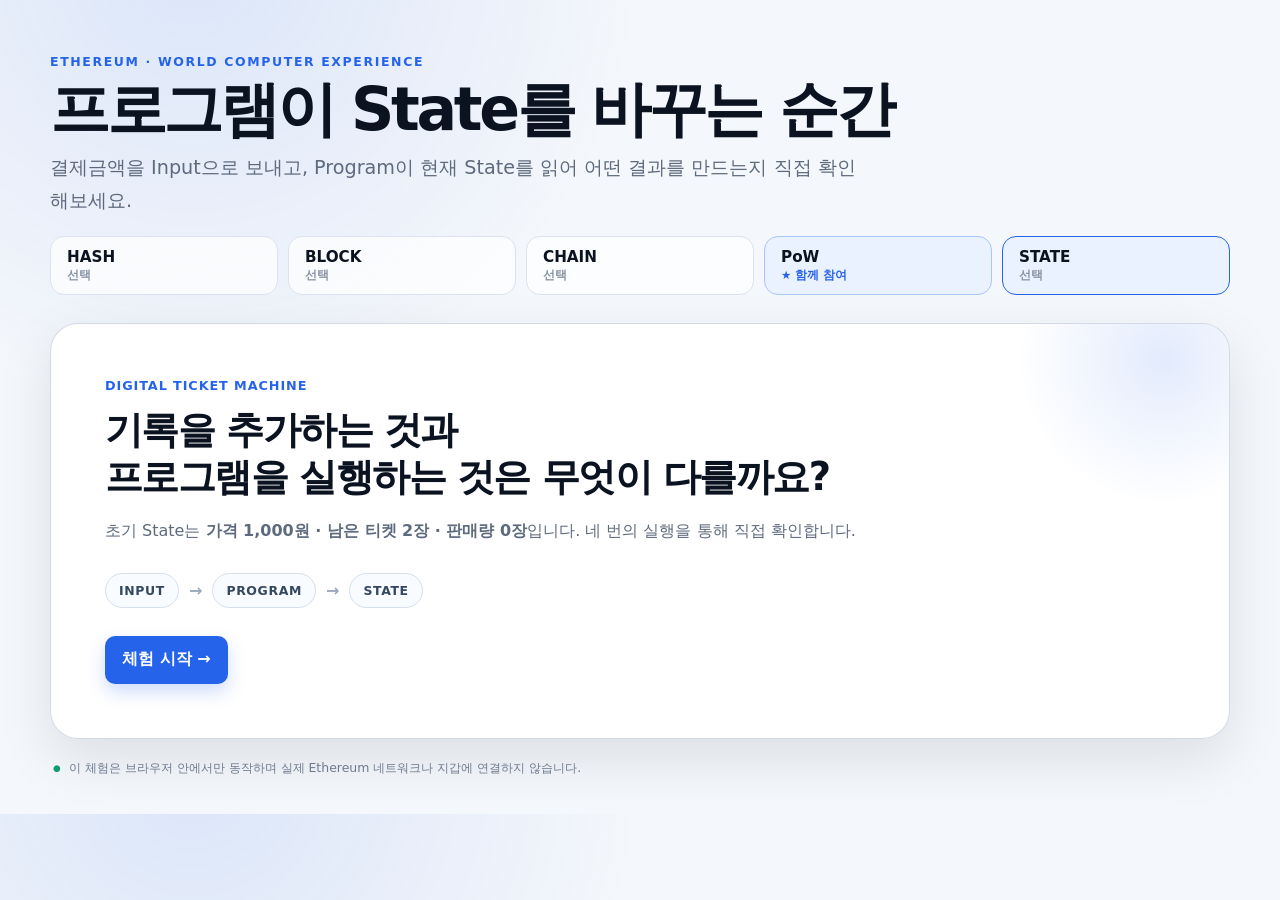
<file: experience/world-computer/index.html>
<!doctype html>
<html lang="ko">
<head>
  <meta charset="utf-8" />
  <meta name="viewport" content="width=device-width, initial-scale=1" />
  <meta name="theme-color" content="#0b1220" />
  <title>Ethereum · World Computer 체험</title>
  <meta name="description" content="Input을 보내고 Program이 State를 읽어 State Transition을 만드는 과정을 직접 체험합니다." />
  <link rel="stylesheet" href="./styles.css" />
</head>
<body>
  <main class="page-shell">
    <header class="hero">
      <div class="hero-topline">
        <div>
          <div class="eyebrow">ETHEREUM · WORLD COMPUTER EXPERIENCE</div>
          <h1>프로그램이 State를 바꾸는 순간</h1>
          <p class="hero-copy">결제금액을 Input으로 보내고, Program이 현재 State를 읽어 어떤 결과를 만드는지 직접 확인해보세요.</p>
        </div>
        <button id="returnLectureTop" class="ghost-button" type="button">강의로 돌아가기</button>
      </div>

      <!-- 학생이 QR 로 들어온 경우에만 보인다. 오늘 쓸 체험 사이를 자유롭게 오간다 -->
      <nav id="participantNav" class="learning-path" aria-label="오늘의 체험" hidden></nav>
    </header>

    <section id="introPanel" class="intro-card" aria-labelledby="intro-title">
      <div class="intro-badge">DIGITAL TICKET MACHINE</div>
      <h2 id="intro-title">기록을 추가하는 것과<br />프로그램을 실행하는 것은 무엇이 다를까요?</h2>
      <p>초기 State는 <strong>가격 1,000원 · 남은 티켓 2장 · 판매량 0장</strong>입니다. 네 번의 실행을 통해 직접 확인합니다.</p>
      <div class="mini-flow" aria-label="체험 흐름">
        <span>INPUT</span><b>→</b><span>PROGRAM</span><b>→</b><span>STATE</span>
      </div>
      <button id="startButton" class="primary-button intro-start" type="button">체험 시작 <span aria-hidden="true">→</span></button>
    </section>

    <section id="experiencePanel" class="experience hidden" aria-hidden="true">
      <section class="tool-card" aria-labelledby="tool-title">
        <div class="tool-toolbar">
          <div>
            <p class="section-kicker">현재 State + Input → Program → 새로운 State</p>
            <h2 id="tool-title">디지털 티켓 판매기</h2>
          </div>
          <div class="toolbar-actions">
            <div id="progressBadge" class="progress-badge" aria-live="polite">1 / 4</div>
            <button id="resetButton" class="secondary-button" type="button">처음부터</button>
          </div>
        </div>

        <div id="guideBanner" class="guide-banner" aria-live="polite">
          <span id="guideNumber" class="guide-number">1</span>
          <div>
            <strong id="guideTitle">먼저 500원을 보내보세요.</strong>
            <p id="guideText">결제금액이 부족하면 Program이 어디에서 실행을 멈추는지 확인합니다.</p>
          </div>
        </div>

        <div class="execution-layout" aria-label="Input Program State 실행 흐름">
          <article id="inputCard" class="execution-card input-card">
            <div class="card-head">
              <span class="card-eyebrow">INPUT</span>
              <span id="inputStatus" class="card-status idle">입력 준비</span>
            </div>
            <h3>보낼 결제금액</h3>
            <label class="payment-field" for="paymentInput">
              <input id="paymentInput" type="number" inputmode="numeric" min="0" step="100" value="500" autocomplete="off" />
              <span>원</span>
            </label>
            <div class="quick-values" aria-label="추천 결제금액">
              <button class="value-chip active" type="button" data-value="500">500원</button>
              <button class="value-chip" type="button" data-value="1000">1,000원</button>
            </div>
            <div class="call-preview">
              <span>보낼 Input</span>
              <code id="callPreview">buy(500)</code>
            </div>
            <button id="executeButton" class="execute-button" type="button">buy(500) 실행</button>
            <p id="inputCoach" class="input-coach" role="status"></p>
          </article>

          <div class="flow-connector" aria-hidden="true">
            <span></span><b>→</b>
          </div>

          <article id="programCard" class="execution-card program-card">
            <div class="card-head">
              <span class="card-eyebrow">PROGRAM</span>
              <span id="programStatus" class="card-status idle">실행 대기</span>
            </div>
            <h3>Program이 조건을 확인합니다</h3>
            <div class="program-rule">
              <span>IF</span>
              <p>결제금액 ≥ 가격<br /><b>AND</b> 남은 티켓 &gt; 0</p>
            </div>

            <div id="conditionPrice" class="condition-row pending">
              <span class="condition-icon">○</span>
              <div>
                <strong>결제금액 ≥ 가격?</strong>
                <p id="conditionPriceFormula">—</p>
              </div>
              <span class="condition-result">대기</span>
            </div>

            <div id="conditionStock" class="condition-row pending">
              <span class="condition-icon">○</span>
              <div>
                <strong>남은 티켓 &gt; 0?</strong>
                <p id="conditionStockFormula">—</p>
              </div>
              <span class="condition-result">대기</span>
            </div>

            <div class="program-then">
              <span>THEN</span>
              <p>남은 티켓 −1 · 판매량 +1 · 티켓 발급</p>
            </div>
          </article>

          <div class="flow-connector" aria-hidden="true">
            <span></span><b>→</b>
          </div>

          <article id="stateCard" class="execution-card state-card">
            <div class="card-head">
              <span class="card-eyebrow">STATE</span>
              <span id="stateStatus" class="card-status idle">현재 상태</span>
            </div>
            <h3>시스템이 기억하는 현재 State</h3>
            <div class="state-list">
              <div id="priceState" class="state-row">
                <span>가격</span>
                <strong id="priceValue">1,000원</strong>
              </div>
              <div id="ticketState" class="state-row">
                <span>남은 티켓</span>
                <strong id="ticketValue">2장</strong>
              </div>
              <div id="salesState" class="state-row">
                <span>판매량</span>
                <strong id="salesValue">0장</strong>
              </div>
            </div>
            <div id="stateTransition" class="state-transition idle" aria-live="polite">
              <span class="transition-icon">→</span>
              <div>
                <strong>아직 실행 전입니다.</strong>
                <p>Program이 성공하면 이곳에서 State 변화가 보입니다.</p>
              </div>
            </div>
          </article>
        </div>

        <section id="resultBar" class="result-bar idle" aria-live="polite">
          <div id="resultIcon" class="result-icon">→</div>
          <div class="result-copy">
            <span class="result-label">RESULT</span>
            <strong id="resultTitle">Input을 보내면 실행 과정이 여기 표시됩니다.</strong>
            <p id="resultText">조건을 하나씩 확인한 뒤 State가 바뀌는지 살펴보세요.</p>
          </div>
          <button id="advanceButton" class="primary-button advance-button hidden" type="button">다음 단계 <span aria-hidden="true">→</span></button>
        </section>
      </section>

      <section id="completionPanel" class="completion-panel hidden" aria-hidden="true">
        <div class="completion-question">
          <span class="section-kicker">방금 우리는 무엇을 한 걸까요?</span>
          <h2>장부에 “티켓을 구매했다”는<br />기록 한 줄만 추가했을까요?</h2>
        </div>

        <div class="aha-flow" aria-label="방금 실행한 구조">
          <article>
            <span>INPUT</span>
            <strong>buy(1000)</strong>
            <p>실행 요청을 보냄</p>
          </article>
          <b aria-hidden="true">→</b>
          <article>
            <span>PROGRAM</span>
            <strong>현재 State 읽기</strong>
            <p>조건을 하나씩 판단</p>
          </article>
          <b aria-hidden="true">→</b>
          <article>
            <span>STATE TRANSITION</span>
            <strong>현재 State → 새로운 State</strong>
            <p>성공하면 상태 변화</p>
          </article>
        </div>

        <aside class="aha-message">
          <span aria-hidden="true">✓</span>
          <div>
            <strong>방금 우리는 기록을 추가한 것이 아니라 프로그램을 실행했고, 그 결과 State가 바뀌었습니다.</strong>
            <p>그리고 같은 <code>buy(1000)</code>도 현재 State가 다르면 결과가 달랐습니다.</p>
          </div>
        </aside>

        <div class="completion-actions">
          <button id="showBridgeButton" class="primary-button" type="button">다음 질문 보기 <span aria-hidden="true">→</span></button>
        </div>
      </section>

      <section id="nodeBridge" class="node-bridge hidden" aria-hidden="true">
        <div class="bridge-intro">
          <span class="section-kicker">ONE COMPUTER → ETHEREUM?</span>
          <h2>그런데 지금은 컴퓨터 한 대에서<br />실행했을 뿐입니다.</h2>
          <p>이 상태를 여러 컴퓨터가 함께 이어간다면 무엇이 더 필요할까요?</p>
        </div>

        <div class="nodes-grid" aria-label="여러 노드의 동일한 마지막 State">
          <article><span>NODE A</span><strong>티켓 0</strong><p>판매량 2</p></article>
          <article><span>NODE B</span><strong>티켓 0</strong><p>판매량 2</p></article>
          <article><span>NODE C</span><strong>티켓 0</strong><p>판매량 2</p></article>
          <article><span>NODE D</span><strong>티켓 0</strong><p>판매량 2</p></article>
        </div>

        <aside class="bridge-question">
          <div class="bridge-question-icon">?</div>
          <div>
            <strong>여러 컴퓨터는 어떻게 같은 State를 이어갈 수 있을까요?</strong>
            <p>답은 체험도구에서 미리 설명하지 않습니다. 강의에서 여러 Node, 공통 실행 규칙, State Transition 검증으로 이어갑니다.</p>
          </div>
        </aside>

        <div class="bridge-actions">
          <button id="restartButton" class="secondary-button" type="button">체험 다시하기</button>
          <button id="continueLectureButton" class="primary-button" type="button">강의에서 계속 보기 <span aria-hidden="true">→</span></button>
        </div>
      </section>
    </section>

    <footer class="privacy-note">
      <span aria-hidden="true">●</span>
      이 체험은 브라우저 안에서만 동작하며 실제 Ethereum 네트워크나 지갑에 연결하지 않습니다.
    </footer>
  </main>

  <div id="toast" class="toast" role="status" aria-live="polite"></div>
  <!-- Presenter 연결(같은 PC 의 강사 화면). 없어도 체험도구는 그대로 동작한다 -->
  <script src="../../lecture/lecture-sync.js"></script>
  <script src="./app.js"></script>
</body>
</html>
</file>
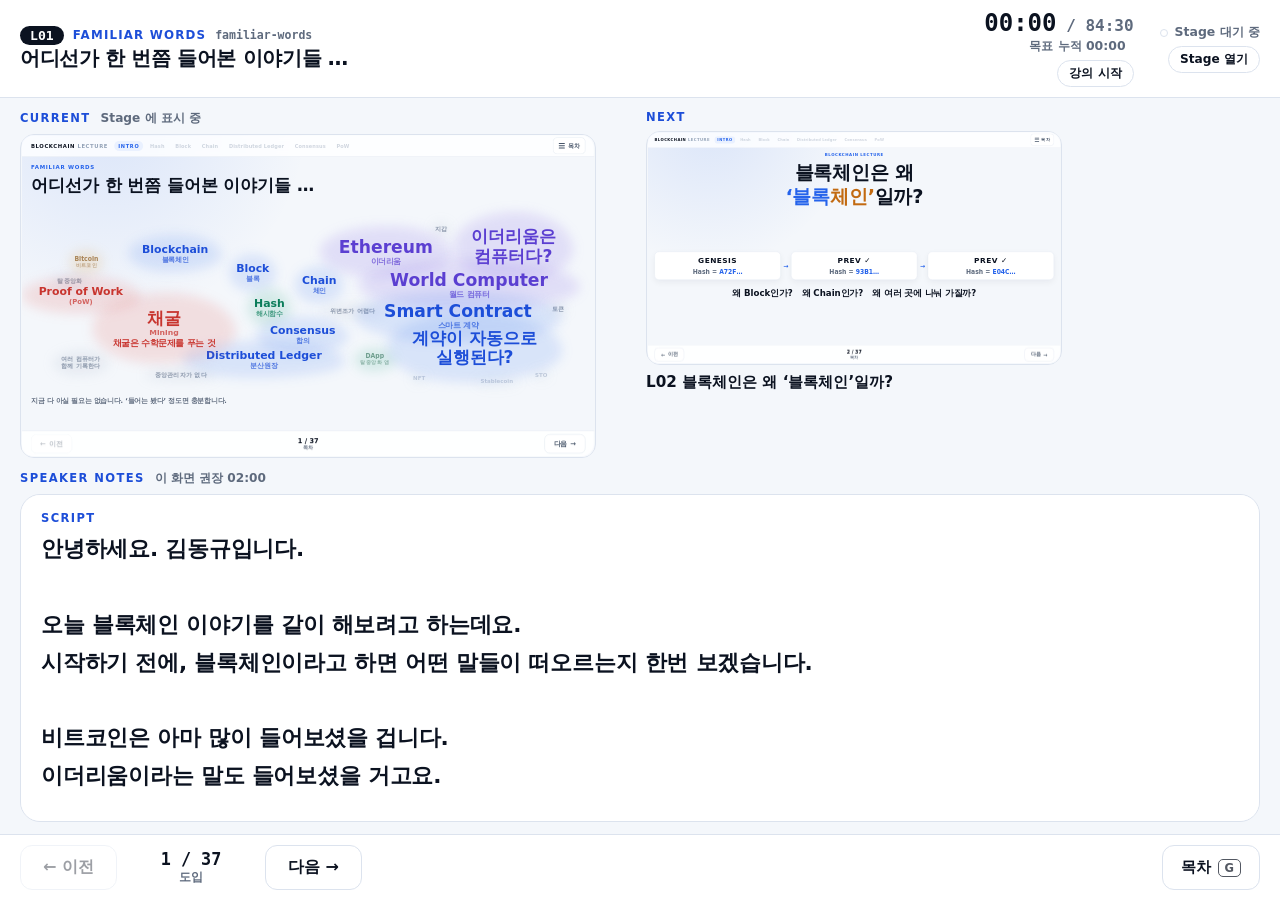
<file: lecture/presenter.html>
<!doctype html>
<html lang="ko">
<head>
  <meta charset="utf-8" />
  <meta name="viewport" content="width=device-width, initial-scale=1" />
  <meta name="theme-color" content="#f4f7fb" />
  <title>Presenter · 블록체인 강의</title>
  <meta name="description" content="강의 진행용 강사 화면. 현재 화면 · 다음 화면 · 대본 · 이동 · 체험 실행을 한 화면에서 처리합니다." />
  <meta name="robots" content="noindex, nofollow" />

  <link rel="stylesheet" href="../shared.css" />
  <link rel="stylesheet" href="./presenter.css" />
</head>
<body class="presenter-body">

  <!-- ============================================================
       상단 — 지금 어디인가 / 시간
       ============================================================ -->
  <header class="p-top">
    <div class="p-now">
      <p class="p-now-meta">
        <span class="p-number" id="pNumber">L01</span>
        <span class="p-eyebrow" id="pEyebrow">BLOCKCHAIN LECTURE</span>
        <span class="p-stable" id="pStable">lecture-title</span>
      </p>
      <h1 class="p-now-title" id="pTitle">—</h1>
    </div>

    <div class="p-clock">
      <p class="p-elapsed"><span id="pElapsed">00:00</span><span class="p-total"> / <span id="pTotal">00:00</span></span></p>
      <p class="p-pace">
        <span id="pTarget">목표 누적 00:00</span>
        <span class="p-drift" id="pDrift"></span>
      </p>
      <p class="p-clock-actions">
        <button class="p-mini" id="pTimerToggle" type="button">강의 시작</button>
        <button class="p-mini" id="pTimerReset" type="button" hidden>초기화</button>
      </p>
    </div>

    <div class="p-link">
      <p class="p-link-state"><span class="p-dot" id="pDot"></span><span id="pLinkLabel">Stage 대기 중</span></p>
      <button class="p-mini" id="pOpenStage" type="button">Stage 열기</button>
    </div>
  </header>

  <!-- ============================================================
       본문 — 현재 / 다음 / 대본
       ============================================================ -->
  <main class="p-main">
    <section class="p-panel p-panel-current">
      <p class="p-panel-head"><span class="p-panel-tag">CURRENT</span><span class="p-panel-sub" id="pCurrentSub"></span></p>

      <!-- 실제 Stage 를 그대로 띄운다. 보기 전용이므로 조작은 막혀 있다. -->
      <div class="p-frame" id="pCurrentFrame">
        <iframe id="pCurrentView" title="현재 프로젝터 화면" tabindex="-1" scrolling="no"></iframe>
      </div>

      <!-- 체험 / Demo 중에는 미리보기 대신 이 카드가 뜬다 -->
      <div class="p-mode" id="pMode" hidden>
        <p class="p-mode-tag" id="pModeTag">EXPERIENCE</p>
        <p class="p-mode-title" id="pModeTitle">체험 진행 중</p>
        <p class="p-mode-desc" id="pModeDesc"></p>
        <p class="p-mode-back">
          <span class="p-mode-back-tag">복귀 화면</span>
          <span id="pModeReturn">—</span>
        </p>
        <button class="p-action p-action-primary" id="pModeEnd" type="button">체험 종료 · 강의 계속</button>
      </div>
    </section>

    <section class="p-panel p-panel-next">
      <p class="p-panel-head"><span class="p-panel-tag">NEXT</span><span class="p-panel-sub" id="pNextSub"></span></p>
      <div class="p-frame" id="pNextFrame">
        <iframe id="pNextView" title="다음 화면" tabindex="-1" scrolling="no"></iframe>
        <p class="p-frame-empty" id="pNextEmpty" hidden>강의 종료</p>
      </div>
      <p class="p-next-title" id="pNextTitle">—</p>
    </section>

    <section class="p-panel p-panel-notes">
      <p class="p-panel-head">
        <span class="p-panel-tag">SPEAKER NOTES</span>
        <span class="p-panel-sub" id="pNotesSub"></span>
      </p>
      <div class="p-notes" id="pNotes" tabindex="0">
        <p class="p-notes-empty">대본이 없는 화면입니다.</p>
      </div>
    </section>
  </main>

  <!-- ============================================================
       하단 — 이동과 실행
       ============================================================ -->
  <footer class="p-bottom">
    <button class="p-nav" id="pPrev" type="button"><span aria-hidden="true">←</span> 이전</button>

    <p class="p-count"><strong id="pCount">1 / 37</strong><span id="pSection">도입</span></p>

    <button class="p-nav" id="pNext" type="button">다음 <span aria-hidden="true">→</span></button>

    <div class="p-actions">
      <button class="p-action" id="pTocButton" type="button">목차 <kbd>G</kbd></button>
      <button class="p-action p-action-primary" id="pExperience" type="button" hidden>체험 시작</button>
      <button class="p-action p-action-primary" id="pNetwork" type="button" hidden>실제 Network 보기 <kbd>N</kbd></button>
    </div>
  </footer>

  <!-- ============================================================
       목차 — Section 단위로 접어 둔다
       ============================================================ -->
  <div class="p-backdrop" id="pTocBackdrop" hidden></div>
  <aside class="p-toc" id="pToc" hidden aria-label="목차">
    <div class="p-toc-head">
      <p class="p-toc-title">목차</p>
      <button class="p-mini" id="pTocClose" type="button" aria-label="목차 닫기">✕ Esc</button>
    </div>
    <div class="p-toc-list" id="pTocList"></div>
  </aside>

  <script src="./screens.js"></script>
  <script src="./presenter-notes.js"></script>
  <script src="./lecture-sync.js"></script>
  <script src="./presenter.js"></script>
</body>
</html>
</file>
<file: shared.css>
/* ============================================================
   shared.css — 강의 허브 공통 디자인 토큰 / 공통 컴포넌트
   기존 체험도구(lecture-02-체험/styles.css)의 :root 토큰을 그대로 재사용한다.
   Home과 Experience가 같은 사이트로 느껴지도록 여기 값만 단일 출처로 관리한다.
   ============================================================ */

:root {
  color-scheme: light;
  --ink: #0b1220;
  --muted: #5e6a7d;
  --line: #dce3ee;
  --panel: #ffffff;
  --canvas: #f4f7fb;
  --primary: #2563eb;
  --primary-deep: #1d4ed8;
  --primary-soft: #eaf1ff;
  --success: #0f9f72;
  --success-soft: #e8f8f2;
  --warning: #c26a11;
  --warning-soft: #fff5e8;
  --shadow: 0 20px 55px rgba(11, 18, 32, 0.10);
  --radius-xl: 28px;
  --radius-lg: 20px;
  --radius-md: 14px;
}

* { box-sizing: border-box; }

html {
  -webkit-text-size-adjust: 100%;
  scroll-behavior: smooth;
}

body {
  margin: 0;
  min-width: 320px;
  background:
    radial-gradient(circle at 15% -5%, rgba(37, 99, 235, .12), transparent 28rem),
    var(--canvas);
  color: var(--ink);
  font-family: Inter, Pretendard, "Noto Sans KR", system-ui, -apple-system, BlinkMacSystemFont, "Segoe UI", sans-serif;
}

button, input, textarea, select { font: inherit; }
button { -webkit-tap-highlight-color: transparent; }

/* Focus 상태는 기존 체험도구와 동일한 강도를 유지한다. */
a:focus-visible,
button:focus-visible,
input:focus-visible,
textarea:focus-visible {
  outline: 3px solid rgba(37, 99, 235, .25);
  outline-offset: 2px;
  border-radius: 6px;
}

/* ------------------------------------------------------------
   Layout
   ------------------------------------------------------------ */

/* PC/프로젝터 최대 폭 1120px, 모바일 좌우 여백 14px 수준 */
.shell {
  width: min(1120px, calc(100% - 28px));
  margin: 0 auto;
}

@media (min-width: 640px) {
  .shell { width: min(1120px, calc(100% - 40px)); }
}

/* ------------------------------------------------------------
   Thin Header
   ------------------------------------------------------------ */

.site-header {
  border-bottom: 1px solid rgba(220, 227, 238, .8);
  background: rgba(255, 255, 255, .62);
  backdrop-filter: saturate(150%) blur(8px);
}

.site-header .shell {
  display: flex;
  align-items: center;
  justify-content: space-between;
  gap: 16px;
  min-height: 58px;
  padding: 10px 0;
}

.brand {
  color: var(--ink);
  font-size: .82rem;
  font-weight: 900;
  letter-spacing: .12em;
  text-decoration: none;
  white-space: nowrap;
}
.brand:hover { color: var(--primary); }

.header-nav {
  display: flex;
  align-items: center;
  gap: 6px;
}

.header-link {
  display: inline-flex;
  align-items: center;
  min-height: 40px;
  padding: 8px 13px;
  border-radius: 10px;
  color: #475569;
  font-size: .88rem;
  font-weight: 800;
  text-decoration: none;
  transition: background .15s ease, color .15s ease;
}
.header-link:hover { background: var(--primary-soft); color: var(--primary); }

/* 모바일에서는 상단 메뉴를 더 단순하게 — 자료 하나만 남긴다.
   체험은 Hero의 Primary CTA가 담당하므로 상단에 중복 노출하지 않는다. */
.header-link.pc-only { display: none; }
.label-short { display: inline; }
.label-full { display: none; }

@media (min-width: 720px) {
  .brand { font-size: .9rem; }
  .header-link.pc-only { display: inline-flex; }
  .label-short { display: none; }
  .label-full { display: inline; }
}

/* ------------------------------------------------------------
   Typography 공통
   ------------------------------------------------------------ */

.eyebrow {
  color: var(--primary);
  font-size: .78rem;
  font-weight: 800;
  letter-spacing: .13em;
}

/* ------------------------------------------------------------
   Buttons
   ------------------------------------------------------------ */

.btn {
  display: inline-flex;
  align-items: center;
  justify-content: center;
  gap: 9px;
  min-height: 54px;
  padding: 15px 26px;
  border: 0;
  border-radius: 12px;
  font-size: 1.02rem;
  font-weight: 800;
  letter-spacing: -.01em;
  text-decoration: none;
  cursor: pointer;
  transition: transform .15s ease, background .15s ease, box-shadow .15s ease, border-color .15s ease;
}
.btn:active { transform: translateY(1px); }

.btn-primary {
  background: var(--primary);
  color: #fff;
  box-shadow: 0 10px 22px rgba(37, 99, 235, .24);
}
.btn-primary:hover { background: var(--primary-deep); }

.btn-secondary {
  border: 1px solid var(--line);
  background: #fff;
  color: #475569;
}
.btn-secondary:hover { border-color: #b9c9e4; background: #f8fafd; }

.btn .arrow { font-size: 1.05em; line-height: 1; }

/* ------------------------------------------------------------
   Footer
   ------------------------------------------------------------ */

.site-footer {
  margin-top: auto;
  border-top: 1px solid rgba(220, 227, 238, .9);
}

.site-footer .shell {
  display: flex;
  flex-wrap: wrap;
  align-items: center;
  justify-content: space-between;
  gap: 8px;
  padding: 14px 0 18px;
  color: #8792a4;
  font-size: .78rem;
}

.site-footer strong {
  color: #64748b;
  font-weight: 800;
  letter-spacing: .04em;
}

/* ------------------------------------------------------------
   Utility
   ------------------------------------------------------------ */

.visually-hidden {
  position: absolute;
  width: 1px;
  height: 1px;
  margin: -1px;
  padding: 0;
  overflow: hidden;
  clip: rect(0 0 0 0);
  clip-path: inset(50%);
  white-space: nowrap;
}

.skip-link {
  position: absolute;
  left: 14px;
  top: -60px;
  z-index: 10;
  padding: 12px 18px;
  border-radius: 10px;
  background: var(--primary);
  color: #fff;
  font-size: .88rem;
  font-weight: 800;
  text-decoration: none;
  transition: top .15s ease;
}
.skip-link:focus { top: 12px; }

@media (prefers-reduced-motion: reduce) {
  html { scroll-behavior: auto; }
  * { transition-duration: .01ms !important; animation-duration: .01ms !important; }
}
</file>
<file: home.css>
/* ============================================================
   home.css — 강의 허브 Home 전용

   Home은 이동 메뉴(상단)와 강의 표지만 담당한다.
   체험·강의 화면·강의자료로 가는 길은 상단 메뉴 하나로 통일했고,
   화면 안에서 같은 링크를 반복하지 않는다.

   세로 여백은 고정값 대신 clamp(최소, vh, 최대)로 잡는다.
   → 노트북처럼 낮은 화면에서는 알아서 좁아지고,
     프로젝터처럼 높은 화면에서는 여백을 그대로 확보한다.
   ============================================================ */

body {
  display: flex;
  flex-direction: column;
  min-height: 100vh;
}

/* ------------------------------------------------------------
   Hero

   버튼과 질문 카드를 걷어내고 Hero 하나만 남겼다.
   이동은 상단 메뉴가 담당하고, 이 화면은 강의의 표지 역할만 한다.
   따라서 세로 가운데에 놓고 제목을 한 단계 키운다.
   ------------------------------------------------------------ */

.home-main {
  flex: 1 0 auto;
  display: flex;
  align-items: center;
}

/* 링크와 카드를 걷어낸 뒤로는 표지 한 장이므로 가운데에 맞춘다 */
.hero {
  padding: clamp(32px, 7vh, 96px) 0;
  max-width: 940px;
  text-align: center;
}

.hero-title {
  margin: clamp(10px, 1.8vh, 20px) 0 0;
  font-size: clamp(2.3rem, min(5.4vw, 10vh), 4.1rem);
  line-height: 1.1;
  letter-spacing: -.055em;
}

/* 강의의 두 축을 색으로만 구분한다. 따옴표도 띄어쓰기도 쓰지 않는다.
   Block = Primary Blue, Chain = Warm Orange.
   Chain은 --warning(#c26a11) 계열을 쓰되, 어둡게 가라앉히는 대신
   채도를 올려 밝게 보이도록 한다. 큰 제목에만 쓰므로 캔버스 대비 약 3.7:1로
   큰 글자 기준(3:1)을 넘긴다.
   <em>의 기본 기울임은 한글에 맞지 않으므로 해제한다. */
.accent-block,
.accent-chain { font-style: normal; }

.accent-block { color: var(--primary); }
.accent-chain { color: #c96200; }

.hero-copy {
  max-width: 640px;
  margin: clamp(12px, 2.2vh, 26px) auto 0;
  color: var(--muted);
  font-size: clamp(1.08rem, min(1.9vw, 3.2vh), 1.45rem);
  line-height: 1.6;
}

.eyebrow { font-size: clamp(.78rem, 1.1vw, .92rem); }

/* 화면이 낮은 노트북에서는 표지도 한 단계 줄인다. */
@media (max-height: 700px) {
  .hero { padding: clamp(20px, 4vh, 60px) 0; }
  .site-footer { display: none; }
}
</file>
<file: experience/styles.css>
:root {
  color-scheme: light;
  --ink: #0b1220;
  --muted: #5e6a7d;
  --line: #dce3ee;
  --panel: #ffffff;
  --canvas: #f4f7fb;
  --primary: #2563eb;
  --primary-deep: #1d4ed8;
  --primary-soft: #eaf1ff;
  --success: #0f9f72;
  --success-soft: #e8f8f2;
  --warning: #c26a11;
  --warning-soft: #fff5e8;
  --shadow: 0 20px 55px rgba(11, 18, 32, 0.10);
  --radius-xl: 28px;
  --radius-lg: 20px;
  --radius-md: 14px;
}

* { box-sizing: border-box; }
html { -webkit-text-size-adjust: 100%; scroll-behavior: smooth; }
body {
  margin: 0;
  min-width: 320px;
  background:
    radial-gradient(circle at 15% -5%, rgba(37, 99, 235, .12), transparent 28rem),
    var(--canvas);
  color: var(--ink);
  font-family: Inter, Pretendard, "Noto Sans KR", system-ui, -apple-system, BlinkMacSystemFont, "Segoe UI", sans-serif;
}

button, textarea, input { font: inherit; }
button { -webkit-tap-highlight-color: transparent; }
button:focus-visible, textarea:focus-visible { outline: 3px solid rgba(37, 99, 235, .25); outline-offset: 2px; }

.page-shell {
  width: min(1120px, calc(100% - 40px));
  margin: 0 auto;
  padding: 28px 0 36px;
}

/* 체험 중에는 학습 흐름이 우선이므로 조용하게 둔다. */
.home-link {
  display: inline-flex;
  align-items: center;
  gap: 6px;
  min-height: 40px;
  margin-bottom: 14px;
  padding: 8px 12px 8px 0;
  border-radius: 8px;
  color: #64748b;
  font-size: .86rem;
  font-weight: 800;
  text-decoration: none;
  transition: color .15s ease;
}
.home-link:hover { color: var(--primary); }
.home-link:focus-visible { outline: 3px solid rgba(37, 99, 235, .25); outline-offset: 2px; }

.hero { max-width: 930px; margin-bottom: 20px; }
.eyebrow {
  color: var(--primary);
  font-size: .78rem;
  font-weight: 800;
  letter-spacing: .13em;
}

/* 체험은 조작하는 작업 화면이므로 Home보다 제목을 작게 잡아
   도구 영역에 세로 공간을 넘긴다. */
h1 {
  margin: 8px 0 10px;
  font-size: clamp(1.9rem, 3.2vw, 2.8rem);
  line-height: 1.06;
  letter-spacing: -.05em;
}

.hero-copy {
  max-width: 780px;
  margin: 0;
  color: var(--muted);
  font-size: clamp(1rem, 1.7vw, 1.2rem);
  line-height: 1.7;
}

.learning-path {
  display: grid;
  grid-template-columns: repeat(4, minmax(0, 1fr));
  gap: 10px;
  margin-top: 20px;
}

.step {
  min-width: 0;
  display: flex;
  align-items: center;
  gap: 10px;
  padding: 12px 14px;
  border: 1px solid var(--line);
  border-radius: 999px;
  background: rgba(255, 255, 255, .72);
  color: #8792a4;
  font-size: .8rem;
  text-align: left;
}
button.step { cursor: pointer; }
button.step:hover { border-color: #b9c9e4; background: #fff; }

.step span {
  display: grid;
  width: 26px;
  height: 26px;
  flex: 0 0 26px;
  place-items: center;
  border-radius: 50%;
  background: #e8edf5;
  font-weight: 800;
}

.step strong { overflow: hidden; text-overflow: ellipsis; }
.step.available { color: #546176; }
.step.active { border-color: #a9c5ff; color: var(--primary); background: var(--primary-soft); }
.step.active span { color: #fff; background: var(--primary); }
.step.locked { opacity: .66; }

.experience.hidden { display: none; }

.tool-card {
  padding: clamp(18px, 2.2vw, 26px);
  border: 1px solid rgba(203, 213, 225, .8);
  border-radius: var(--radius-xl);
  background: rgba(255, 255, 255, .94);
  box-shadow: var(--shadow);
}

.tool-toolbar {
  display: flex;
  align-items: center;
  justify-content: space-between;
  gap: 18px;
  margin-bottom: 17px;
}

.section-kicker { margin: 0 0 5px; color: var(--primary); font-size: .8rem; font-weight: 800; }
h2 { margin: 0; font-size: clamp(1.25rem, 2vw, 1.7rem); letter-spacing: -.03em; }

.mode-toggle { display: inline-flex; align-items: center; gap: 9px; cursor: pointer; color: #344054; font-size: .9rem; font-weight: 700; user-select: none; }
.mode-toggle input { position: absolute; opacity: 0; pointer-events: none; }
.toggle-ui { width: 44px; height: 26px; padding: 3px; border-radius: 999px; background: #d4dbe6; transition: .2s ease; }
.toggle-ui::after { content: ""; display: block; width: 20px; height: 20px; border-radius: 50%; background: #fff; box-shadow: 0 2px 6px rgba(0,0,0,.16); transition: .2s ease; }
.mode-toggle input:checked + .toggle-ui { background: var(--primary); }
.mode-toggle input:checked + .toggle-ui::after { transform: translateX(18px); }
.mode-toggle input:focus-visible + .toggle-ui { outline: 3px solid rgba(37, 99, 235, .24); outline-offset: 2px; }

.mode-panel.hidden { display: none; }
.hash-panel { padding: clamp(16px, 1.9vw, 22px); border: 1px solid var(--line); border-radius: var(--radius-lg); background: #fbfcfe; }
.compact-panel { min-width: 0; }

.field-heading, .hash-heading { display: flex; align-items: center; justify-content: space-between; gap: 12px; }
.field-heading label, .label, .block-field-label { font-size: .9rem; font-weight: 800; color: #334155; }
.text-button { border: 0; background: transparent; color: var(--primary); font-size: .83rem; font-weight: 800; cursor: pointer; padding: 7px 0; }
.text-button:hover { text-decoration: underline; }

textarea {
  width: 100%;
  min-height: 84px;
  margin-top: 9px;
  padding: 13px 15px;
  resize: vertical;
  border: 1.5px solid #cbd5e1;
  border-radius: var(--radius-md);
  outline: none;
  background: #fff;
  color: var(--ink);
  font-size: 1.05rem;
  line-height: 1.6;
  transition: border-color .15s ease, box-shadow .15s ease;
}
.compact-panel textarea { min-height: 76px; }
textarea:focus { border-color: var(--primary); box-shadow: 0 0 0 4px rgba(37, 99, 235, .10); }

.flow-arrow { display: flex; align-items: center; justify-content: center; gap: 12px; padding: 11px 0; color: #94a3b8; font-size: 1.05rem; }
.flow-arrow span { color: var(--primary); font-size: .75rem; font-weight: 900; letter-spacing: .08em; }

.hash-heading { margin-bottom: 10px; }
.hash-heading > div { display: flex; align-items: center; gap: 8px; flex-wrap: wrap; }
.length-badge { padding: 4px 8px; border-radius: 999px; background: var(--success-soft); color: var(--success); font-size: .72rem; font-weight: 800; }
.copy-button, .secondary-button, .primary-button {
  border: 0;
  border-radius: 10px;
  font-weight: 800;
  cursor: pointer;
  transition: transform .15s ease, background .15s ease, box-shadow .15s ease;
}
.copy-button { min-height: 38px; padding: 8px 13px; background: #e8eef8; color: #344054; font-size: .8rem; }
.copy-button:hover { background: #dfe7f3; }
.copy-button.small { min-height: 34px; padding: 6px 11px; }
.copy-button:active, .secondary-button:active, .primary-button:active { transform: translateY(1px); }

.hash-output {
  display: block;
  min-height: 60px;
  padding: 15px 16px;
  overflow-wrap: anywhere;
  border-radius: var(--radius-md);
  background: #0b1220;
  color: #dce8ff;
  font-family: "SFMono-Regular", Consolas, "Liberation Mono", Menlo, monospace;
  font-size: clamp(.88rem, 1.6vw, 1.05rem);
  line-height: 1.8;
  letter-spacing: .02em;
}
/* 비교 모드는 폭이 절반이라 Hash가 여러 줄로 감긴다. 최소 높이를 따로 둔다. */
.small-output { min-height: 92px; font-size: .9rem; }

.compare-grid { display: grid; grid-template-columns: repeat(2, minmax(0, 1fr)); gap: 16px; }
.comparison-summary {
  display: flex;
  align-items: center;
  gap: 14px;
  margin-top: 16px;
  padding: 16px 18px;
  border: 1px solid #b9d8cd;
  border-radius: var(--radius-md);
  background: var(--success-soft);
}
.summary-icon { display: grid; width: 38px; height: 38px; flex: 0 0 38px; place-items: center; border-radius: 50%; background: #fff; color: var(--success); font-size: 1.25rem; font-weight: 900; }
.comparison-summary strong { font-size: .95rem; }
.comparison-summary p { margin: 3px 0 0; color: #4d675e; font-size: .83rem; line-height: 1.5; }
.comparison-summary.same { border-color: #cbd5e1; background: #f1f5f9; }
.comparison-summary.same .summary-icon { color: #64748b; }
.comparison-summary.same p { color: #64748b; }

.lesson-grid { display: grid; grid-template-columns: repeat(3, minmax(0, 1fr)); gap: 14px; margin-top: 14px; }
.lesson-grid article { padding: 17px 18px; border: 1px solid var(--line); border-radius: var(--radius-lg); background: rgba(255,255,255,.72); }
.lesson-number { color: var(--primary); font-size: .73rem; font-weight: 900; letter-spacing: .08em; }
.lesson-grid h3 { margin: 8px 0 7px; font-size: 1rem; letter-spacing: -.02em; }
.lesson-grid p { margin: 0; color: var(--muted); font-size: .86rem; line-height: 1.6; }

.next-step-row { display: flex; justify-content: flex-end; margin-top: 14px; }
.primary-button { padding: 12px 17px; background: var(--primary); color: #fff; box-shadow: 0 8px 18px rgba(37, 99, 235, .22); }
.primary-button:hover { background: var(--primary-deep); }
.secondary-button { padding: 10px 14px; background: #eef2f7; color: #475569; }
.secondary-button:hover { background: #e3e9f1; }

/* STEP 2: Block */
.block-tool { overflow: hidden; }
.block-layout {
  display: grid;
  grid-template-columns: minmax(0, 1.28fr) minmax(330px, .72fr);
  gap: 22px;
  align-items: stretch;
}

.block-card {
  position: relative;
  padding: clamp(19px, 2.6vw, 28px);
  border: 1.5px solid #b9c8dd;
  border-radius: 22px;
  background: linear-gradient(180deg, #fbfdff 0%, #f6f9fd 100%);
  transition: border-color .2s ease, box-shadow .2s ease;
}
.block-card.changed {
  border-color: #e4a75f;
  box-shadow: 0 0 0 4px rgba(194, 106, 17, .08);
}

.block-card-header { display: flex; align-items: flex-start; justify-content: space-between; gap: 16px; margin-bottom: 21px; }
.block-label { color: var(--primary); font-size: .68rem; font-weight: 900; letter-spacing: .13em; }
.block-card h3 { margin: 4px 0 0; font-size: clamp(1.55rem, 2.6vw, 2.1rem); letter-spacing: -.04em; }
.state-badge { padding: 6px 10px; border-radius: 999px; font-size: .74rem; font-weight: 800; white-space: nowrap; }
.state-badge.stable { background: var(--success-soft); color: var(--success); }
.state-badge.changed { background: var(--warning-soft); color: var(--warning); }

.block-fields { display: grid; gap: 13px; }
.block-field {
  min-width: 0;
  padding: 14px 15px;
  border: 1px solid #d9e2ee;
  border-radius: 14px;
  background: rgba(255,255,255,.86);
}
.block-field.editable-field { padding: 15px; border-color: #c8d5e6; }
.block-field textarea { min-height: 96px; margin-top: 9px; }
.block-value { display: block; margin-top: 8px; color: #132036; font-size: .94rem; font-weight: 750; line-height: 1.55; overflow-wrap: anywhere; }
.block-value.mono { font-family: "SFMono-Regular", Consolas, "Liberation Mono", Menlo, monospace; font-size: .82rem; font-weight: 600; color: #44546a; }
.field-help { display: block; margin-top: 7px; color: #7b8799; font-size: .74rem; line-height: 1.5; }
.mini-fields { display: grid; grid-template-columns: repeat(2, minmax(0, 1fr)); gap: 13px; }
.mini-fields .block-value { font-size: 1.08rem; }

.block-hash-side { min-width: 0; display: grid; grid-template-columns: auto minmax(0, 1fr); gap: 13px; align-items: center; }
.block-flow { display: flex; flex-direction: column; align-items: center; justify-content: center; color: #9aa8ba; }
.flow-line { width: 1px; height: 38px; background: #cbd5e1; }
.flow-chip { margin: 8px 0; padding: 6px 7px; border-radius: 7px; background: var(--primary-soft); color: var(--primary); font-size: .66rem; font-weight: 900; letter-spacing: .06em; writing-mode: vertical-rl; transform: rotate(180deg); }
.flow-arrow-right { font-size: 1.4rem; color: var(--primary); }

.result-card {
  min-width: 0;
  display: flex;
  flex-direction: column;
  justify-content: center;
  padding: 20px;
  border: 1px solid #cdd8e8;
  border-radius: 20px;
  background: #fff;
}
.block-hash-output { min-height: 148px; display: flex; align-items: center; }
.block-hash-output.flash { animation: hashFlash .45s ease; }
@keyframes hashFlash {
  0% { box-shadow: inset 0 0 0 999px rgba(37, 99, 235, .17); }
  100% { box-shadow: inset 0 0 0 999px rgba(37, 99, 235, 0); }
}
.block-insight {
  display: flex;
  gap: 11px;
  margin-top: 14px;
  padding: 13px 14px;
  border-radius: 13px;
  background: var(--success-soft);
  color: #345d50;
}
.block-insight.changed { background: var(--warning-soft); color: #78502a; }
.insight-icon { display: grid; width: 28px; height: 28px; flex: 0 0 28px; place-items: center; border-radius: 50%; background: #fff; color: var(--success); font-weight: 900; }
.block-insight.changed .insight-icon { color: var(--warning); }
.block-insight strong { display: block; color: #223b33; font-size: .86rem; line-height: 1.4; }
.block-insight.changed strong { color: #67421f; }
.block-insight p { margin: 3px 0 0; font-size: .76rem; line-height: 1.5; }

.bridge-note {
  display: flex;
  align-items: flex-start;
  gap: 14px;
  margin-top: 18px;
  padding: 18px 20px;
  border: 1px dashed #a9bdd8;
  border-radius: var(--radius-lg);
  background: rgba(234, 241, 255, .58);
}
.bridge-icon { display: grid; width: 36px; height: 36px; flex: 0 0 36px; place-items: center; border-radius: 50%; background: #fff; color: var(--primary); font-weight: 900; }
.bridge-note strong { font-size: .94rem; }
.bridge-note p { margin: 4px 0 0; color: #5d6d83; font-size: .84rem; line-height: 1.6; }

.privacy-note { display: flex; align-items: center; gap: 8px; margin: 20px 3px 0; color: #738095; font-size: .78rem; line-height: 1.5; }
.privacy-note span { color: var(--success); font-size: .55rem; }

.toast {
  position: fixed;
  left: 50%;
  bottom: 24px;
  z-index: 20;
  transform: translate(-50%, 16px);
  padding: 11px 15px;
  border-radius: 10px;
  background: #111827;
  color: #fff;
  font-size: .84rem;
  opacity: 0;
  pointer-events: none;
  transition: .2s ease;
  box-shadow: 0 12px 30px rgba(0,0,0,.22);
}
.toast.show { opacity: 1; transform: translate(-50%, 0); }

@media (max-width: 900px) {
  .block-layout { grid-template-columns: 1fr; }
  .block-hash-side { grid-template-columns: 1fr; gap: 10px; }
  .block-flow { flex-direction: row; min-height: 30px; }
  .flow-line { width: 36px; height: 1px; }
  .flow-chip { margin: 0 8px; writing-mode: horizontal-tb; transform: none; }
  .flow-arrow-right { transform: rotate(90deg); }
  .block-hash-output { min-height: 104px; }
}

@media (max-width: 760px) {
  .page-shell { width: min(100% - 24px, 1120px); padding-top: 14px; }
  .home-link { margin-bottom: 8px; }
  .learning-path { grid-template-columns: repeat(4, max-content); overflow-x: auto; padding-bottom: 3px; scrollbar-width: none; }
  .learning-path::-webkit-scrollbar { display: none; }
  .step { padding: 9px 11px; }
  .step span { width: 23px; height: 23px; flex-basis: 23px; }
  .tool-toolbar { align-items: flex-start; }
  .compare-grid, .lesson-grid { grid-template-columns: 1fr; }
  .small-output { min-height: 94px; }
}

@media (max-width: 520px) {
  h1 { font-size: 2.2rem; }
  .hero-copy { font-size: .96rem; }
  .tool-card { border-radius: 22px; }
  .tool-toolbar { flex-direction: column; gap: 15px; }
  .mode-toggle, .block-toolbar .secondary-button { align-self: flex-end; }
  .hash-panel { padding: 16px; }
  textarea { min-height: 104px; font-size: 1rem; }
  .hash-output { min-height: 112px; padding: 15px; font-size: .84rem; line-height: 1.75; }
  .comparison-summary { align-items: flex-start; }
  .block-card { padding: 17px; }
  .block-card-header { align-items: center; }
  .mini-fields { grid-template-columns: 1fr 1fr; }
  .block-field { padding: 13px; }
  .block-field.editable-field { padding: 13px; }
  .block-value.mono { font-size: .76rem; }
  .result-card { padding: 16px; }
  .bridge-note { padding: 16px; }
  .next-step-row .primary-button { width: 100%; }
}

@media (prefers-reduced-motion: reduce) {
  *, *::before, *::after { scroll-behavior: auto !important; transition-duration: .001ms !important; animation-duration: .001ms !important; }
}

/* STEP 2 v2: 여러 거래를 하나의 Block으로 보여주는 교육용 UI */
.sr-only {
  position: absolute;
  width: 1px;
  height: 1px;
  padding: 0;
  margin: -1px;
  overflow: hidden;
  clip: rect(0, 0, 0, 0);
  white-space: nowrap;
  border: 0;
}

.block-definition {
  display: flex;
  flex-wrap: wrap;
  align-items: baseline;
  gap: 6px 10px;
  margin: -4px 0 20px;
  padding: 12px 14px;
  border-radius: 12px;
  background: var(--primary-soft);
  color: #4f6484;
  font-size: .8rem;
  line-height: 1.5;
}
.block-definition strong { color: var(--primary-deep); font-size: .86rem; }

.block-section-heading {
  display: flex;
  align-items: flex-end;
  justify-content: space-between;
  gap: 14px;
  margin-bottom: 10px;
}
.block-section-kicker {
  display: block;
  margin-bottom: 2px;
  color: var(--primary);
  font-size: .66rem;
  font-weight: 900;
  letter-spacing: .12em;
}
.block-section-heading h4 {
  margin: 0;
  font-size: 1rem;
  letter-spacing: -.02em;
}

.transaction-list {
  display: grid;
  gap: 8px;
}
.transaction-row {
  display: grid;
  grid-template-columns: 38px minmax(150px, 1fr) minmax(128px, .72fr);
  align-items: center;
  gap: 10px;
  min-width: 0;
  padding: 11px 12px;
  border: 1px solid #d9e2ee;
  border-radius: 13px;
  background: rgba(255,255,255,.92);
  transition: border-color .18s ease, background .18s ease, box-shadow .18s ease;
}
.transaction-row.focus-transaction { border-color: #c3d2e8; }
.transaction-row.changed {
  border-color: #e5ad68;
  background: #fffaf3;
  box-shadow: 0 0 0 3px rgba(194,106,17,.06);
}
.transaction-index {
  display: grid;
  width: 32px;
  height: 32px;
  place-items: center;
  border-radius: 9px;
  background: #eef3fa;
  color: #64748b;
  font-size: .72rem;
  font-weight: 900;
}
.transaction-row.changed .transaction-index {
  background: var(--warning-soft);
  color: var(--warning);
}
.transaction-route {
  display: flex;
  align-items: center;
  gap: 10px;
  min-width: 0;
  color: #233149;
  font-size: .9rem;
}
.transaction-route span { color: #91a0b5; }
.transaction-route strong { white-space: nowrap; }

.amount-field {
  display: flex;
  align-items: center;
  justify-content: flex-end;
  gap: 6px;
  min-width: 0;
  color: #475569;
  font-size: .85rem;
  font-weight: 700;
}
.amount-field input {
  width: 100%;
  min-width: 0;
  max-width: 120px;
  height: 40px;
  padding: 7px 10px;
  border: 1.5px solid #cbd5e1;
  border-radius: 9px;
  background: #fff;
  color: var(--ink);
  font-size: .95rem;
  font-weight: 800;
  text-align: right;
  font-variant-numeric: tabular-nums;
  outline: none;
}
.amount-field input:focus {
  border-color: var(--primary);
  box-shadow: 0 0 0 3px rgba(37,99,235,.10);
}

.block-divider {
  display: flex;
  align-items: center;
  gap: 10px;
  margin: 18px 0 10px;
  color: #7c899b;
  font-size: .72rem;
  font-weight: 900;
  letter-spacing: .05em;
}
.block-divider::before,
.block-divider::after {
  content: "";
  height: 1px;
  flex: 1;
  background: #dce4ef;
}
.block-meta-grid {
  display: grid;
  grid-template-columns: minmax(0, 1fr) minmax(150px, .32fr);
  gap: 10px;
}
.nonce-field .block-value { font-size: 1.08rem; }

@media (max-width: 760px) {
  .block-section-heading { align-items: flex-start; }
  .transaction-row { grid-template-columns: 34px minmax(115px, 1fr) minmax(110px, .7fr); }
  .transaction-route { gap: 7px; }
  .block-meta-grid { grid-template-columns: 1fr; }
}

@media (max-width: 520px) {
  .block-definition { align-items: flex-start; flex-direction: column; }
  .block-section-heading { flex-direction: column; gap: 3px; }
  .block-section-heading .text-button { align-self: flex-end; }
  .transaction-row {
    grid-template-columns: 32px minmax(0, 1fr);
    gap: 8px 9px;
    padding: 10px;
  }
  .transaction-index { grid-row: span 2; }
  .transaction-route { font-size: .86rem; }
  .amount-field { justify-content: flex-start; }
  .amount-field input { max-width: 132px; text-align: left; }
}

/* STEP 3: Chain */
.chain-toolbar { margin-bottom: 16px; }
.chain-status {
  display: flex;
  align-items: center;
  gap: 13px;
  margin-bottom: 16px;
  padding: 14px 16px;
  border: 1px solid #b9d8cd;
  border-radius: 14px;
  background: var(--success-soft);
  transition: .2s ease;
}
.chain-status.broken { border-color: #efc28f; background: var(--warning-soft); }
.chain-status-icon {
  display: grid;
  width: 34px;
  height: 34px;
  flex: 0 0 34px;
  place-items: center;
  border-radius: 50%;
  background: #fff;
  color: var(--success);
  font-weight: 900;
}
.chain-status.broken .chain-status-icon { color: var(--warning); }
.chain-status strong { font-size: .94rem; }
.chain-status p { margin: 2px 0 0; color: #557166; font-size: .8rem; line-height: 1.5; }
.chain-status.broken p { color: #795b3c; }

/* 뒤 Block 을 다시 계산한 상태 — 정상도 아니고 깨진 것도 아니다.
   “맞출 수는 있다. 대신 다시 해야 했다”는 자리라 파란 계열로 따로 둔다 */
.chain-status.rebuilt { border-color: #bfd3f8; background: var(--primary-soft); }
.chain-status.rebuilt .chain-status-icon { color: var(--primary); }
.chain-status.rebuilt p { color: #45556f; }

.chain-rebuild-row { align-items: center; }
.chain-rebuild-row[hidden] { display: none; }
.chain-rebuild-row .secondary-button { flex: none; margin-left: auto; }

/* Hash 한 방향성 — 기능이 아니라 안내 한 줄 */
.oneway {
  display: grid;
  gap: 8px;
  margin-top: 14px;
  padding: 14px 18px;
  border: 1px solid var(--line);
  border-radius: 14px;
  background: #fbfcfe;
}
.oneway-pair { display: flex; flex-wrap: wrap; gap: 10px; margin: 0; padding: 0; list-style: none; }
.oneway-pair li {
  display: flex;
  align-items: baseline;
  gap: 9px;
  padding: 6px 14px;
  border: 1px solid var(--line);
  border-radius: 999px;
  background: #fff;
}
.oneway-pair .oneway-k { color: var(--muted); font-size: .8rem; font-weight: 800; }
.oneway-pair .oneway-v { color: var(--primary-deep); font-size: .9rem; font-weight: 900; }
.oneway-pair li.is-hard { border-color: #efcbc7; }
.oneway-pair li.is-hard .oneway-v { color: #c8352f; }
.oneway-note { margin: 0; color: var(--muted); font-size: .84rem; font-weight: 700; }

.chain-formula {
  display: flex;
  align-items: center;
  justify-content: center;
  gap: 8px;
  margin: 0 0 20px;
  padding: 10px 12px;
  border-radius: 12px;
  background: #f5f8fc;
  color: #5b6a7f;
  font-size: .76rem;
  font-weight: 800;
  text-align: center;
  flex-wrap: wrap;
}
.chain-formula span { padding: 5px 8px; border-radius: 7px; background: #fff; border: 1px solid #dfe7f1; }
.chain-formula b { color: var(--success); font-size: 1rem; }
.chain-formula i { margin: 0 3px; color: #99a5b6; font-style: normal; font-weight: 600; }

.chain-grid {
  display: grid;
  grid-template-columns: minmax(0, 1fr) 74px minmax(0, 1fr) 74px minmax(0, 1fr);
  gap: 10px;
  align-items: center;
}
.chain-block {
  min-width: 0;
  padding: 16px;
  border: 1.5px solid #b9c8dd;
  border-radius: 18px;
  background: linear-gradient(180deg, #fbfdff 0%, #f6f9fd 100%);
  transition: border-color .2s ease, box-shadow .2s ease, opacity .2s ease;
}
.chain-block.changed { border-color: #e1a45f; box-shadow: 0 0 0 4px rgba(194,106,17,.06); }
.chain-block.broken { border-color: #e49062; box-shadow: 0 0 0 4px rgba(194,80,17,.07); }
.chain-block.downstream { border-color: #e5b88a; opacity: .84; }
.chain-block-head { display: flex; justify-content: space-between; gap: 10px; align-items: flex-start; margin-bottom: 13px; }
.chain-block h3 { margin: 2px 0 0; font-size: 1.28rem; letter-spacing: -.03em; }
.chain-badge { padding: 5px 8px; border-radius: 999px; font-size: .68rem; font-weight: 900; white-space: nowrap; }
.chain-badge.ok { color: var(--success); background: var(--success-soft); }
.chain-badge.changed, .chain-badge.downstream { color: var(--warning); background: var(--warning-soft); }
.chain-badge.broken { color: #b45309; background: #ffedd5; }
.chain-data-title { display: flex; align-items: center; justify-content: space-between; min-height: 28px; color: #64748b; font-size: .7rem; font-weight: 900; letter-spacing: .06em; }
.chain-data-title .text-button { font-size: .72rem; padding: 3px 0; }
.chain-transactions { display: grid; gap: 5px; margin: 6px 0 12px; }
.chain-transactions > div { display: flex; align-items: center; justify-content: space-between; gap: 8px; min-width: 0; padding: 8px 9px; border: 1px solid #e1e7ef; border-radius: 9px; background: #fff; font-size: .75rem; }
.chain-transactions span { color: #59677c; white-space: nowrap; }
.chain-transactions strong { color: #1f2c40; font-size: .76rem; white-space: nowrap; }
.editable-chain-tx { border-color: #cdd9ea !important; }
.editable-chain-tx label { display: flex; align-items: center; gap: 3px; font-weight: 800; }
.editable-chain-tx input { width: 68px; height: 30px; padding: 3px 6px; border: 1.3px solid #cbd5e1; border-radius: 7px; text-align: right; font-size: .76rem; font-weight: 800; outline: none; }
.editable-chain-tx input:focus { border-color: var(--primary); box-shadow: 0 0 0 3px rgba(37,99,235,.09); }
.chain-hash-field { margin-top: 7px; padding: 9px 10px; border-radius: 9px; }
.chain-hash-field.previous { background: #f1f5f9; }
.chain-hash-field.current { background: #0b1220; }
.chain-hash-field > span { display: block; margin-bottom: 4px; color: #6c7a8f; font-size: .64rem; font-weight: 900; letter-spacing: .05em; }
.chain-hash-field.current > span { color: #8ca0be; }
.chain-hash-field code { display: block; overflow: hidden; color: #435168; font-family: "SFMono-Regular", Consolas, monospace; font-size: .7rem; font-weight: 700; text-overflow: ellipsis; white-space: nowrap; }
.chain-hash-field.current code { color: #dce8ff; }

.chain-link { display: flex; flex-direction: column; align-items: center; justify-content: center; gap: 3px; color: var(--success); text-align: center; transition: .2s ease; }
.chain-link .link-arrow { font-size: 2rem; line-height: 1; font-weight: 300; }
.chain-link strong { font-size: .66rem; white-space: nowrap; }
.chain-link small { max-width: 74px; color: #658276; font-size: .61rem; line-height: 1.25; }
.chain-link.broken { color: #c25d11; }
.chain-link.broken .link-arrow { transform: rotate(-8deg); }
.chain-link.broken small { color: #a15520; font-weight: 900; }
.chain-link.downstream { color: #c19a6f; opacity: .8; }
.chain-link.downstream small { color: #8c7357; }

.chain-instruction { display: flex; gap: 12px; align-items: flex-start; margin-top: 18px; padding: 14px 16px; border: 1px dashed #adc0dd; border-radius: 14px; background: #f7faff; }
.instruction-number { display: grid; width: 28px; height: 28px; flex: 0 0 28px; place-items: center; border-radius: 50%; background: var(--primary); color: #fff; font-size: .75rem; font-weight: 900; }
.chain-instruction p { margin: 2px 0 0; color: #596a82; font-size: .8rem; line-height: 1.6; }
.chain-instruction strong { color: #233551; }
.bridge-action { align-items: center; }
.bridge-action > div:nth-child(2) { flex: 1; }
.bridge-action .primary-button { flex: 0 0 auto; }

@media (max-width: 980px) {
  .chain-grid { grid-template-columns: 1fr; gap: 8px; }
  .chain-link { flex-direction: row; min-height: 32px; }
  .chain-link .link-arrow { transform: rotate(90deg); }
  .chain-link.broken .link-arrow { transform: rotate(82deg); }
  .chain-link strong { margin-left: 4px; }
  .chain-link small { max-width: none; }
}

@media (max-width: 620px) {
  .chain-formula { justify-content: flex-start; }
  .chain-formula i { width: 100%; text-align: center; }
  .chain-block { padding: 14px; }
  .chain-transactions > div { font-size: .72rem; }
  .chain-status { align-items: flex-start; }
  .bridge-action { align-items: flex-start; flex-wrap: wrap; }
  .bridge-action .primary-button { width: 100%; }
}

/* STEP 4: Proof of Work */
.pow-toolbar { margin-bottom: 16px; }
.pow-goal {
  display: flex;
  align-items: center;
  gap: 13px;
  margin-bottom: 14px;
  padding: 14px 16px;
  border: 1px solid #bfd0ed;
  border-radius: 14px;
  background: #f3f7ff;
}
.pow-goal-icon {
  display: grid;
  width: 38px;
  height: 38px;
  flex: 0 0 38px;
  place-items: center;
  border-radius: 50%;
  background: #fff;
  color: var(--primary);
  font-size: 1.1rem;
  font-weight: 900;
}
.pow-goal span { display: block; margin-bottom: 3px; color: #65758e; font-size: .72rem; font-weight: 800; }
.pow-goal strong { color: #21324d; font-size: .95rem; }
.pow-goal code {
  padding: 3px 7px;
  border-radius: 7px;
  background: #0b1220;
  color: #e8f0ff;
  font-family: "SFMono-Regular", Consolas, monospace;
  font-size: .9em;
}

.difficulty-control {
  display: flex;
  align-items: center;
  gap: 8px;
  margin: 0 0 18px;
  padding: 0;
  border: 0;
  flex-wrap: wrap;
}
.difficulty-control legend {
  width: 100%;
  margin-bottom: 7px;
  color: #52627a;
  font-size: .77rem;
  font-weight: 900;
}
.difficulty-control label { cursor: pointer; }
.difficulty-control input { position: absolute; opacity: 0; pointer-events: none; }
.difficulty-control label > span {
  display: inline-flex;
  align-items: center;
  gap: 7px;
  min-height: 38px;
  padding: 7px 11px;
  border: 1px solid #d7e0eb;
  border-radius: 10px;
  background: #fff;
  color: #66748a;
  font-size: .76rem;
  transition: .15s ease;
}
.difficulty-control label > span b { color: #435168; font-size: .78rem; }
.difficulty-control label > span code { font-family: "SFMono-Regular", Consolas, monospace; font-weight: 900; }
.difficulty-control input:checked + span {
  border-color: #9db9f0;
  background: var(--primary-soft);
  color: var(--primary);
  box-shadow: 0 0 0 3px rgba(37,99,235,.06);
}
.difficulty-control input:checked + span b { color: var(--primary-deep); }
.difficulty-control input:focus-visible + span { outline: 3px solid rgba(37,99,235,.2); outline-offset: 2px; }
.difficulty-control input:disabled + span { opacity: .55; cursor: not-allowed; }
.difficulty-control > p {
  flex: 1 1 280px;
  margin: 0 0 0 6px;
  color: #7a8798;
  font-size: .72rem;
  line-height: 1.45;
}
.difficulty-control > p strong { color: #5b6b82; }

.pow-layout {
  display: grid;
  grid-template-columns: minmax(0, .9fr) minmax(360px, 1.1fr);
  gap: 18px;
  align-items: stretch;
}
.pow-block-card {
  min-width: 0;
  padding: 18px;
  border: 1.5px solid #b9c8dd;
  border-radius: 20px;
  background: linear-gradient(180deg, #fbfdff 0%, #f6f9fd 100%);
  transition: .2s ease;
}
.pow-block-card.mining { border-color: #9bb8eb; box-shadow: 0 0 0 4px rgba(37,99,235,.06); }
.pow-block-card.success { border-color: #82c8b2; box-shadow: 0 0 0 4px rgba(15,159,114,.07); }
.pow-block-card h3 { margin: 2px 0 0; font-size: 1.45rem; letter-spacing: -.035em; }
.pow-transactions { margin-bottom: 14px; }
.pow-block-fields { display: grid; gap: 8px; }
.pow-field {
  min-width: 0;
  padding: 11px 12px;
  border: 1px solid #dce4ef;
  border-radius: 11px;
  background: #fff;
}
.pow-field > span {
  display: flex;
  align-items: center;
  justify-content: space-between;
  gap: 8px;
  margin-bottom: 6px;
  color: #69788e;
  font-size: .68rem;
  font-weight: 900;
  letter-spacing: .03em;
}
.pow-field > span small { color: #9aa6b6; font-size: .64rem; font-weight: 700; }
.pow-field code {
  display: block;
  overflow: hidden;
  color: #3d4d65;
  font-family: "SFMono-Regular", Consolas, monospace;
  font-size: .76rem;
  font-weight: 800;
  text-overflow: ellipsis;
  white-space: nowrap;
}
.nonce-live { background: #f7f9fc; }
.nonce-live > span { margin-bottom: 2px; }
.nonce-live output {
  display: block;
  color: var(--primary-deep);
  font-family: "SFMono-Regular", Consolas, monospace;
  font-size: clamp(1.8rem, 4vw, 2.8rem);
  font-weight: 900;
  line-height: 1.1;
  font-variant-numeric: tabular-nums;
}
.nonce-live > small { display: block; margin-top: 4px; color: #929fb1; font-size: .68rem; }

.pow-result {
  min-width: 0;
  padding: 18px;
  border: 1px solid #d9e2ee;
  border-radius: 20px;
  background: #fbfcfe;
}
.pow-target-row {
  display: flex;
  align-items: center;
  justify-content: space-between;
  gap: 12px;
  margin-bottom: 14px;
  padding: 10px 12px;
  border-radius: 11px;
  background: #eef3fa;
}
.pow-target-row span { color: #66768e; font-size: .75rem; font-weight: 900; }
.pow-target-row code {
  color: var(--primary-deep);
  font-family: "SFMono-Regular", Consolas, monospace;
  font-size: .9rem;
  font-weight: 900;
}
.pow-hash-heading { margin-top: 2px; }
.length-badge.pending { background: #eef2f7; color: #6f7d91; }
.length-badge.success { background: var(--success-soft); color: var(--success); }
.pow-hash-output { min-height: 112px; transition: .2s ease; }
.pow-hash-output.working { box-shadow: inset 0 0 0 1px #36517a; }
.pow-hash-output.success { background: #073e33; color: #d9fff3; box-shadow: 0 0 0 3px rgba(15,159,114,.11); }

.pow-stats {
  display: grid;
  grid-template-columns: repeat(2, minmax(0, 1fr));
  gap: 9px;
  margin: 11px 0;
}
.pow-stats > div {
  padding: 11px 12px;
  border: 1px solid #e0e7f0;
  border-radius: 11px;
  background: #fff;
}
.pow-stats span { display: block; margin-bottom: 3px; color: #7b889a; font-size: .68rem; font-weight: 800; }
.pow-stats strong { color: #26364f; font-size: 1rem; font-variant-numeric: tabular-nums; }

.mine-button {
  width: 100%;
  min-height: 48px;
  border: 0;
  border-radius: 12px;
  background: var(--primary);
  color: #fff;
  font-size: .94rem;
  font-weight: 900;
  cursor: pointer;
  box-shadow: 0 9px 20px rgba(37,99,235,.2);
  transition: .15s ease;
}
.mine-button:hover { background: var(--primary-deep); }
.mine-button:active { transform: translateY(1px); }
.mine-button.mining { background: #44556f; box-shadow: none; }
.mine-button.success { background: var(--success); box-shadow: 0 9px 20px rgba(15,159,114,.18); }

.pow-status {
  display: flex;
  align-items: flex-start;
  gap: 10px;
  margin-top: 11px;
  padding: 11px 12px;
  border: 1px solid #dde5ef;
  border-radius: 11px;
  background: #fff;
}
.pow-status-icon {
  display: grid;
  width: 28px;
  height: 28px;
  flex: 0 0 28px;
  place-items: center;
  border-radius: 50%;
  background: #eef3fa;
  color: #687992;
  font-size: .75rem;
  font-weight: 900;
}
.pow-status strong { color: #34455e; font-size: .78rem; }
.pow-status p { margin: 2px 0 0; color: #7a8798; font-size: .7rem; line-height: 1.45; }
.pow-status.working { border-color: #c8d7ef; background: #f5f8ff; }
.pow-status.working .pow-status-icon { color: var(--primary); background: #fff; animation: powSpin 1s linear infinite; }
.pow-status.success { border-color: #b8dfd1; background: var(--success-soft); }
.pow-status.success .pow-status-icon { color: var(--success); background: #fff; animation: none; }
.pow-status.success strong { color: #166a51; }
.pow-status.success p { color: #4e7568; }
.pow-status.stopped { border-color: #e7d3bd; background: #fff8ef; }
.pow-status.stopped .pow-status-icon { color: var(--warning); background: #fff; }
@keyframes powSpin { to { transform: rotate(360deg); } }

.completion-note {
  display: flex;
  align-items: center;
  gap: 12px;
  margin-top: 18px;
  padding: 16px 18px;
  border: 1px solid #b9d8cd;
  border-radius: 16px;
  background: var(--success-soft);
}
.completion-note > span {
  display: grid;
  width: 34px;
  height: 34px;
  flex: 0 0 34px;
  place-items: center;
  border-radius: 50%;
  background: #fff;
  color: var(--success);
  font-weight: 900;
}
.completion-note strong { color: #205f4d; font-size: .9rem; }
.completion-note p { margin: 3px 0 0; color: #557166; font-size: .8rem; line-height: 1.5; }

@media (max-width: 840px) {
  .pow-layout { grid-template-columns: 1fr; }
}

@media (max-width: 620px) {
  .pow-goal { align-items: flex-start; }
  .difficulty-control > p { flex-basis: 100%; margin: 2px 0 0; }
  .pow-result, .pow-block-card { padding: 14px; }
  .pow-stats { grid-template-columns: 1fr 1fr; }
}

@media (max-width: 430px) {
  .difficulty-control label { flex: 1 1 30%; }
  .difficulty-control label > span { width: 100%; justify-content: center; padding-inline: 7px; }
  .pow-stats { grid-template-columns: 1fr; }
  .pow-target-row { align-items: flex-start; flex-direction: column; gap: 4px; }
}

@media (prefers-reduced-motion: reduce) {
  .pow-status.working .pow-status-icon { animation: none; }
}

@media (max-width: 620px) {
  .learning-path {
    grid-template-columns: repeat(4, minmax(0, 1fr));
    gap: 6px;
    overflow: visible;
  }
  .step {
    justify-content: center;
    gap: 5px;
    padding: 8px 5px;
    font-size: .68rem;
  }
  .step span {
    width: 22px;
    height: 22px;
    flex-basis: 22px;
  }
  .step strong { overflow: visible; text-overflow: clip; }
}

/* STEP 4 v2: 직접 Mining → 자동 Mining */
.manual-mining {
  margin-bottom: 22px;
  padding: clamp(16px, 2.4vw, 22px);
  border: 1px solid #cdd9e9;
  border-radius: 20px;
  background: linear-gradient(180deg, #fbfdff 0%, #f7faff 100%);
}
.manual-mining-head { margin-bottom: 14px; }
.substep-badge {
  display: inline-flex;
  margin-bottom: 7px;
  padding: 5px 8px;
  border-radius: 999px;
  background: var(--primary-soft);
  color: var(--primary-deep);
  font-size: .68rem;
  font-weight: 900;
  letter-spacing: .04em;
}
.manual-mining-head h3,
.auto-mining-head h3 {
  margin: 0;
  color: #172338;
  font-size: clamp(1.12rem, 2vw, 1.35rem);
  letter-spacing: -.025em;
}
.manual-mining-head p {
  margin: 6px 0 0;
  color: #687890;
  font-size: .82rem;
  line-height: 1.55;
}
.manual-difficulty-control {
  display: flex;
  align-items: center;
  gap: 8px;
  margin: 0 0 16px;
  padding: 0;
  border: 0;
  flex-wrap: wrap;
}
.manual-difficulty-control legend {
  width: 100%;
  margin-bottom: 6px;
  color: #52627a;
  font-size: .76rem;
  font-weight: 900;
}
.manual-difficulty-control label { cursor: pointer; }
.manual-difficulty-control input { position: absolute; opacity: 0; pointer-events: none; }
.manual-difficulty-control label > span {
  display: inline-flex;
  align-items: center;
  gap: 7px;
  min-height: 40px;
  padding: 8px 12px;
  border: 1px solid #d7e0eb;
  border-radius: 11px;
  background: #fff;
  color: #66748a;
  transition: .15s ease;
}
.manual-difficulty-control label > span b { color: #435168; font-size: .78rem; }
.manual-difficulty-control label > span code {
  min-width: 27px;
  padding: 2px 6px;
  border-radius: 6px;
  background: #f1f5f9;
  color: #34445d;
  font-family: "SFMono-Regular", Consolas, monospace;
  font-size: .82rem;
  font-weight: 900;
  text-align: center;
}
.manual-difficulty-control input:checked + span {
  border-color: #9db9f0;
  background: var(--primary-soft);
  color: var(--primary);
  box-shadow: 0 0 0 3px rgba(37,99,235,.06);
}
.manual-difficulty-control input:checked + span b { color: var(--primary-deep); }
.manual-difficulty-control input:checked + span code { background: #fff; color: var(--primary-deep); }
.manual-difficulty-control input:focus-visible + span { outline: 3px solid rgba(37,99,235,.2); outline-offset: 2px; }
.manual-difficulty-control > p {
  flex: 1 1 300px;
  margin: 0 0 0 5px;
  color: #758399;
  font-size: .72rem;
  line-height: 1.5;
}
.manual-difficulty-control > p strong { color: #4f6078; }

.manual-mining-grid {
  display: grid;
  grid-template-columns: minmax(0, .84fr) minmax(380px, 1.16fr);
  gap: 16px;
  align-items: stretch;
}
.manual-pow-card,
.manual-pow-result {
  min-width: 0;
  padding: 16px;
  border: 1.5px solid #d5dfeb;
  border-radius: 17px;
  background: #fff;
  transition: .18s ease;
}
.manual-pow-card.success { border-color: #82c8b2; box-shadow: 0 0 0 4px rgba(15,159,114,.06); }
.manual-pow-card h4 { margin: 2px 0 0; font-size: 1.28rem; letter-spacing: -.03em; }
.manual-data-summary {
  display: flex;
  align-items: center;
  justify-content: space-between;
  gap: 8px;
  margin: 11px 0 9px;
  padding: 9px 10px;
  border-radius: 10px;
  background: #f4f7fb;
  color: #718097;
  font-size: .7rem;
}
.manual-data-summary strong { color: #40516a; font-size: .72rem; }
.manual-pow-result { background: #fbfcfe; }
.manual-target-row {
  display: flex;
  align-items: center;
  justify-content: space-between;
  gap: 10px;
  margin-bottom: 12px;
  padding: 10px 12px;
  border-radius: 11px;
  background: #eef3fa;
}
.manual-target-row > span { color: #66768e; font-size: .73rem; font-weight: 900; }
.manual-target-row strong { color: #334761; font-size: .8rem; }
.manual-target-row code {
  padding: 3px 7px;
  border-radius: 7px;
  background: #0b1220;
  color: #e8f0ff;
  font-family: "SFMono-Regular", Consolas, monospace;
  font-size: .9em;
}
.manual-nonce-field { display: block; margin-bottom: 14px; }
.manual-nonce-field > span {
  display: block;
  margin-bottom: 7px;
  color: #4f6077;
  font-size: .78rem;
  font-weight: 900;
}
.manual-nonce-field input {
  width: 100%;
  min-height: 58px;
  padding: 9px 13px;
  border: 1.5px solid #b9c9dc;
  border-radius: 12px;
  outline: none;
  background: #fff;
  color: var(--primary-deep);
  font-family: "SFMono-Regular", Consolas, monospace;
  font-size: clamp(1.45rem, 4vw, 2.05rem);
  font-weight: 900;
  font-variant-numeric: tabular-nums;
  transition: .15s ease;
}
.manual-nonce-field input:focus { border-color: #7ea4e8; box-shadow: 0 0 0 4px rgba(37,99,235,.08); }
.manual-nonce-field small { display: block; margin-top: 6px; color: #8a97a9; font-size: .68rem; line-height: 1.4; }
.manual-pow-status {
  display: flex;
  align-items: flex-start;
  gap: 10px;
  margin-top: 11px;
  padding: 11px 12px;
  border: 1px solid #dde5ef;
  border-radius: 11px;
  background: #fff;
}
.manual-status-icon {
  display: grid;
  width: 28px;
  height: 28px;
  flex: 0 0 28px;
  place-items: center;
  border-radius: 50%;
  background: #eef3fa;
  color: #687992;
  font-size: .75rem;
  font-weight: 900;
}
.manual-pow-status strong { color: #34455e; font-size: .78rem; }
.manual-pow-status p { margin: 2px 0 0; color: #7a8798; font-size: .7rem; line-height: 1.45; }
.manual-pow-status.success { border-color: #b8dfd1; background: var(--success-soft); }
.manual-pow-status.success .manual-status-icon { color: var(--success); background: #fff; }
.manual-pow-status.success strong { color: #166a51; }
.manual-pow-status.success p { color: #4e7568; }

.manual-to-auto {
  display: flex;
  align-items: center;
  justify-content: center;
  gap: 11px;
  margin: 4px 0 22px;
  padding: 13px 16px;
  border: 1px dashed #a9bdd8;
  border-radius: 14px;
  background: rgba(234, 241, 255, .5);
}
.manual-to-auto > span { color: var(--primary); font-size: 1.4rem; font-weight: 900; }
.manual-to-auto strong { color: #334963; font-size: .83rem; }
.manual-to-auto p { margin: 3px 0 0; color: #718097; font-size: .72rem; line-height: 1.45; }
.auto-mining { padding-top: 2px; }
.auto-mining-head { margin-bottom: 12px; }

@media (max-width: 840px) {
  .manual-mining-grid { grid-template-columns: 1fr; }
}
@media (max-width: 620px) {
  .manual-mining { padding: 14px; }
  .manual-difficulty-control > p { flex-basis: 100%; margin: 2px 0 0; }
  .manual-pow-card, .manual-pow-result { padding: 13px; }
  .manual-to-auto { align-items: flex-start; }
}
@media (max-width: 430px) {
  .manual-difficulty-control label { flex: 1 1 45%; }
  .manual-difficulty-control label > span { width: 100%; justify-content: center; padding-inline: 7px; }
  .manual-target-row { align-items: flex-start; flex-direction: column; gap: 4px; }
  .manual-data-summary { align-items: flex-start; flex-direction: column; }
}

/* ============================================================
   ReturnToLecture — 강의에서 진입했을 때만 보이는 상단바
   (?return=L06 이 있을 때 app.js 가 hidden 을 해제한다)
   ============================================================ */

.return-bar {
  position: sticky;
  top: 0;
  z-index: 40;
  border-bottom: 1px solid #bfd3f8;
  background: rgba(234, 241, 255, .94);
  backdrop-filter: saturate(150%) blur(8px);
}
.return-bar[hidden] { display: none; }

.return-bar-inner {
  display: flex;
  align-items: center;
  justify-content: space-between;
  gap: 10px;
  width: min(1120px, calc(100% - 28px));
  margin: 0 auto;
  padding: 9px 0;
}

.return-back,
.return-next {
  display: inline-flex;
  align-items: center;
  gap: 6px;
  min-height: 42px;
  padding: 9px 15px;
  border-radius: 11px;
  font-size: .88rem;
  font-weight: 800;
  text-decoration: none;
  white-space: nowrap;
  transition: background .15s ease, color .15s ease, box-shadow .15s ease;
}

.return-back {
  border: 1px solid transparent;
  color: var(--primary-deep);
}
.return-back:hover { background: rgba(255, 255, 255, .8); }

/* 기본 흐름은 ‘강의 계속하기’다. 되돌아가기보다 시각적으로 앞에 둔다. */
.return-next {
  background: var(--primary);
  color: #fff;
  box-shadow: 0 8px 18px rgba(37, 99, 235, .22);
}
.return-next:hover { background: var(--primary-deep); }

.return-tag {
  flex: 0 1 auto;
  color: #6b7c99;
  font-size: .74rem;
  font-weight: 900;
  letter-spacing: .1em;
  white-space: nowrap;
}

/* 상단바가 보이면 기존 ‘강의 홈’ 링크는 중복이므로 감춘다. */
.has-return-bar .home-link { display: none; }
.has-return-bar .page-shell { padding-top: 20px; }

@media (max-width: 560px) {
  .return-tag { display: none; }
  .return-bar-inner { gap: 8px; }
  .return-back,
  .return-next { padding: 9px 12px; font-size: .84rem; }
}

/* ============================================================
   학생 화면 — QR 로 직접 들어왔을 때 (participant)

   번호 대신 오늘 쓸 체험 목록으로 보여준다.
   다섯 개를 같은 무게로 두되, 함께 참여하는 PoW 만 눈에 띄게 한다.
   ============================================================ */
body.participant .learning-path {
  grid-template-columns: repeat(5, minmax(0, 1fr));
}

body.participant .step {
  flex-direction: column;
  align-items: flex-start;
  gap: 2px;
  padding: 11px 16px;
  border-radius: 14px;
  text-decoration: none;
}

body.participant .step strong {
  color: var(--ink);
  font-size: .95rem;
  font-weight: 800;
}

body.participant .step-note {
  color: #8792a4;
  font-size: .72rem;
  font-style: normal;
  font-weight: 700;
}

body.participant .step.together {
  border-color: #a9c5ff;
  background: var(--primary-soft);
}

body.participant .step.together .step-note { color: var(--primary); font-weight: 800; }
body.participant .step.active { border-color: var(--primary); }

/* 휴대폰에서는 두 줄로 */
@media (max-width: 720px) {
  body.participant .learning-path { grid-template-columns: repeat(3, minmax(0, 1fr)); gap: 8px; }
  body.participant .step { padding: 9px 12px; }
  body.participant .step strong { font-size: .88rem; }
}

/* ------------------------------------------------------------
   SIDE QUEST — 강의 본편과 상관없는 옆길

   다섯 체험보다 한 단계 낮은 무게로 둔다.
   배너도, 애니메이션도, NEW 표시도 쓰지 않는다.
   ------------------------------------------------------------ */
/* class 선택자가 브라우저 기본 [hidden] 보다 세다. 숨김을 명시해 둔다 */
.side-quest[hidden] { display: none; }

.side-quest {
  display: flex;
  flex-wrap: wrap;
  align-items: center;
  gap: 8px 16px;
  margin-top: 26px;
  padding-top: 18px;
  border-top: 1px dashed var(--line);
}

.side-quest-tag {
  margin: 0;
  color: #8792a4;
  font-size: .72rem;
  font-weight: 900;
  letter-spacing: .12em;
}

.side-quest-copy {
  flex: 1 1 260px;
  margin: 0;
  color: var(--muted);
  font-size: .86rem;
  line-height: 1.55;
}

.side-quest-link {
  padding: 7px 14px;
  border: 1px solid var(--line);
  border-radius: 999px;
  background: rgba(255, 255, 255, .72);
  color: #546176;
  font-size: .82rem;
  font-weight: 700;
  text-decoration: none;
  white-space: nowrap;
}

.side-quest-link:hover { border-color: #b9c9e4; background: #fff; color: var(--ink); }
.side-quest-link:focus-visible { outline: 3px solid var(--primary); outline-offset: 2px; }

@media (max-width: 720px) {
  .side-quest { gap: 6px 12px; margin-top: 20px; }
  .side-quest-copy { flex-basis: 100%; font-size: .82rem; }
}
</file>
<file: lecture/lecture.css>
/* ============================================================
   lecture/lecture.css — 강의 진행 화면 전용 레이아웃

   디자인 토큰은 ../shared.css 를 그대로 쓴다.
   여기서는 강의 화면에만 필요한 구조/도식만 정의한다.

   PC(프로젝터)  : 본문 최대 폭 1280px, 한 화면에 핵심 메시지 1개
   모바일        : 1 viewport 로 강제하지 않고 세로 스크롤 허용
   ============================================================ */

.lecture-body {
  display: flex;
  flex-direction: column;
  min-height: 100vh;
  min-height: 100dvh;
}

/* ------------------------------------------------------------
   상단 — 개념 진행 표시기
   ------------------------------------------------------------ */

.lecture-header {
  position: sticky;
  top: 0;
  z-index: 30;
  border-bottom: 1px solid rgba(220, 227, 238, .8);
  background: rgba(255, 255, 255, .82);
  backdrop-filter: saturate(150%) blur(8px);
}

.lecture-header-inner {
  display: flex;
  align-items: center;
  gap: 14px;
  width: min(1360px, calc(100% - 28px));
  margin: 0 auto;
  min-height: 54px;
  padding: 8px 0;
}

.lecture-brand {
  flex: none;
  color: var(--ink);
  font-size: .74rem;
  font-weight: 900;
  letter-spacing: .11em;
  text-decoration: none;
  white-space: nowrap;
}
.lecture-brand:hover { color: var(--primary); }
.brand-dim { color: #94a3b8; }

.progress {
  flex: 1 1 auto;
  min-width: 0;
  overflow: hidden;
}

.p-list {
  display: flex;
  flex-wrap: nowrap;
  align-items: center;
  gap: 6px;
  margin: 0;
  padding: 0;
  list-style: none;
  overflow-x: auto;
  scrollbar-width: none;
}
.p-list::-webkit-scrollbar { display: none; }

.p-stop {
  flex: none;
  padding: 5px 9px;
  border-radius: 999px;
  color: #9aa7ba;
  font-size: .7rem;
  font-weight: 800;
  letter-spacing: .02em;
  white-space: nowrap;
  transition: color .15s ease, background .15s ease;
}

/* 현재 구간만 Primary 로 강조한다 */
.p-stop.on {
  background: var(--primary-soft);
  color: var(--primary);
}

/* 도입부는 전체 개념열을 희미하게 두고 INTRO 만 표시한다 */
.p-list.intro .p-stop:not(.p-intro) { opacity: .45; }
.p-intro { letter-spacing: .14em; }

/* 정리 화면은 전체 개념열을 함께 강조한다 */
.p-list.all .p-stop.on { background: transparent; }

.p-short { display: none; }

.icon-button {
  display: inline-flex;
  align-items: center;
  gap: 7px;
  flex: none;
  min-height: 38px;
  padding: 7px 12px;
  border: 1px solid var(--line);
  border-radius: 10px;
  background: #fff;
  color: #475569;
  font-size: .8rem;
  font-weight: 800;
  cursor: pointer;
  transition: border-color .15s ease, color .15s ease;
}
.icon-button:hover { border-color: #b9c9e4; color: var(--primary); }

.icon-lines {
  position: relative;
  width: 14px;
  height: 2px;
  border-radius: 2px;
  background: currentColor;
}
.icon-lines::before,
.icon-lines::after {
  content: '';
  position: absolute;
  left: 0;
  width: 14px;
  height: 2px;
  border-radius: 2px;
  background: currentColor;
}
.icon-lines::before { top: -5px; }
.icon-lines::after { top: 5px; }

/* ------------------------------------------------------------
   본문 Frame
   ------------------------------------------------------------ */

.lecture-main {
  flex: 1 1 auto;
  display: flex;
  width: min(1280px, calc(100% - 28px));
  margin: 0 auto;
  padding: 26px 0 34px;
  outline: none;
}

.stage { width: 100%; }

.stage-inner {
  display: flex;
  flex-direction: column;
  gap: 18px;
  height: 100%;
}

.stage-eyebrow { margin: 0; }

.stage-title {
  margin: 0;
  color: var(--ink);
  font-size: clamp(1.65rem, min(3.4vw, 5.2vh), 3.15rem);   /* 프로젝터 기준 약 40~50px */
  font-weight: 900;
  letter-spacing: -.025em;
  line-height: 1.24;
  text-wrap: balance;                     /* 줄바꿈을 억지로 넣지 않아도 양쪽이 고르게 나뉜다 */
}

.stage-kicker {
  margin: -6px 0 0;
  color: var(--muted);
  font-size: clamp(1rem, 1.5vw, 1.25rem);
  font-weight: 700;
}

/* 본문이 남는 세로 공간을 받아 가운데에 놓인다.
   제목은 위, 결론/보조 설명은 아래에 두고 도식이 화면 가운데를 차지한다. */
.stage-body {
  flex: 1 1 auto;
  display: flex;
  flex-direction: column;
  justify-content: center;
  gap: 18px;
}

.stage-note {
  margin: auto 0 0;
  padding-top: 14px;
  border-top: 1px solid var(--line);
  color: var(--muted);
  font-size: clamp(.95rem, 1.3vw, 1.14rem);    /* 보조 설명도 16px 아래로 내려가지 않게 */
  font-weight: 600;
  line-height: 1.6;
}

/* 화면 유형별 강조 차이 */
.type-title .stage-inner,
.type-question .stage-inner { justify-content: center; text-align: center; align-items: center; }
/* 가운데 정렬 화면에서도 도식은 화면 폭을 그대로 쓴다.
   (align-items:center 는 카드를 글자 너비로 쪼그라뜨린다) */
.type-title .stage-body,
.type-question .stage-body { width: 100%; align-items: stretch; }

.type-title .stage-title { font-size: clamp(2.2rem, 5.2vw, 4rem); }
.type-title .stage-note,
.type-question .stage-note { text-align: center; width: 100%; }

/* ------------------------------------------------------------
   공통 문장 요소
   ------------------------------------------------------------ */

.s-lead {
  margin: 0;
  color: var(--ink);
  font-size: clamp(1.15rem, 2vw, 1.6rem);
  font-weight: 800;
  letter-spacing: -.02em;
}

.s-key {
  margin: 0;
  padding: 17px 24px;
  border-left: 6px solid var(--primary);
  border-radius: 0 var(--radius-lg) var(--radius-lg) 0;
  background: var(--primary-soft);
  color: var(--primary-deep);
  font-size: clamp(1.12rem, min(2.3vw, 3.7vh), 2.05rem);   /* 핵심 질문/결론 약 28~33px */
  font-weight: 800;
  line-height: 1.45;
}

.type-question .s-key,
.type-title .s-key { border-left: 0; border-radius: var(--radius-md); text-align: center; }

.s-question {
  margin: 0;
  color: var(--ink);
  font-size: clamp(1.6rem, min(4vw, 6.6vh), 3.1rem);
  font-weight: 900;
  letter-spacing: -.03em;
  line-height: 1.3;
  text-align: center;
}

.s-sub {
  margin: 0;
  color: var(--muted);
  font-size: .94rem;
  font-weight: 600;
}

.s-title-sub {
  margin: 0;
  color: var(--muted);
  font-size: clamp(.95rem, 1.7vw, 1.25rem);
  font-weight: 800;
}

.s-presenter {
  margin: 0;
  color: #94a3b8;
  font-size: .9rem;
  font-weight: 700;
}

/* 블록 = 파랑, 체인 = 주황. 제목에서 두 낱말이 각각 어느 쪽을 가리키는지 보이게 한다 */
.accent-block { color: var(--primary); font-style: normal; }
.accent-chain { color: var(--warning); font-style: normal; }

.quote-strong {
  color: var(--primary);
  font-size: 1.15em;
  font-weight: 900;
}

/* ------------------------------------------------------------
   2열 대비 구조 (duo)
   모바일에서는 억지로 2열을 유지하지 않고 세로로 쌓는다.
   ------------------------------------------------------------ */

.duo {
  display: grid;
  grid-template-columns: 1fr;
  gap: 12px;
  align-items: stretch;
}

.duo-card {
  display: flex;
  flex-direction: column;
  gap: 8px;
  padding: 20px 22px;
  border: 1px solid var(--line);
  border-radius: var(--radius-lg);
  background: var(--panel);
  box-shadow: var(--shadow);
}

.duo-card.tone-primary { border-color: #bfd3f8; background: linear-gradient(180deg, #fff, var(--primary-soft)); }
.duo-card.tone-warn { border-color: #f2d7b3; background: linear-gradient(180deg, #fff, var(--warning-soft)); }
.duo-card.tone-ok { border-color: #b6e3d2; background: linear-gradient(180deg, #fff, var(--success-soft)); }

.duo-tag {
  margin: 0;
  color: var(--muted);
  font-size: .78rem;
  font-weight: 900;
  letter-spacing: .06em;
}
.duo-card.tone-primary .duo-tag { color: var(--primary); }
.duo-card.tone-warn .duo-tag { color: var(--warning); }

.duo-title {
  margin: 0;
  color: var(--ink);
  font-size: clamp(1.05rem, 1.8vw, 1.45rem);
  font-weight: 900;
  letter-spacing: -.02em;
  line-height: 1.35;
}

.duo-line {
  margin: 0;
  color: #40506b;
  font-size: clamp(.98rem, 1.45vw, 1.28rem);   /* 도식 라벨 약 19~21px */
  font-weight: 700;
}

.duo-foot {
  margin: 4px 0 0;
  color: var(--muted);
  font-size: clamp(.88rem, 1.2vw, 1.05rem);
  font-weight: 700;
}

.duo-mid {
  display: flex;
  align-items: center;
  justify-content: center;
  color: var(--primary);
  font-size: clamp(1.1rem, 2vw, 1.6rem);
  font-weight: 900;
}
.duo-mid-plain { color: #b4c0d2; }

@media (min-width: 760px) {
  .duo { grid-template-columns: 1fr auto 1fr; gap: 16px; }
}

/* ------------------------------------------------------------
   번호 질문 목록 (원본 p4)
   ------------------------------------------------------------ */

.num-list {
  display: grid;
  gap: 10px;
  margin: 0;
  padding: 0;
  list-style: none;
  counter-reset: none;
}

.num-item {
  display: grid;
  grid-template-columns: auto 1fr;
  gap: 6px 14px;
  align-items: center;
  padding: 14px 18px;
  border: 1px solid var(--line);
  border-radius: var(--radius-md);
  background: var(--panel);
}

.num-badge {
  display: inline-flex;
  align-items: center;
  justify-content: center;
  width: 30px;
  height: 30px;
  border-radius: 50%;
  background: var(--primary-soft);
  color: var(--primary);
  font-size: .9rem;
  font-weight: 900;
}

.num-question {
  margin: 0;
  color: var(--ink);
  font-size: clamp(1rem, 1.5vw, 1.2rem);
  font-weight: 800;
}

.num-answer {
  grid-column: 2;
  color: var(--primary);
  font-size: .92rem;
  font-weight: 900;
  letter-spacing: .02em;
}

@media (min-width: 760px) {
  .num-item { grid-template-columns: auto 1fr auto; }
  .num-answer { grid-column: auto; }
}

/* 질문을 좌 → 우 로 늘어놓는 배치.
   칸 수는 항목 수가 정한다. 다섯을 셋으로 줄여도 가로를 다 쓰도록 auto-fit 으로 둔다 */
@media (min-width: 1040px) {
  .num-row { grid-template-columns: repeat(auto-fit, minmax(0, 1fr)); }
  .num-row .num-item {
    grid-template-columns: auto;
    align-content: start;
    gap: 8px;
    padding: clamp(14px, 1.8vh, 20px) clamp(14px, 1.3vw, 20px);
  }
  .num-row .num-question { font-size: clamp(.95rem, min(1.35vw, 2.2vh), 1.2rem); }
  .num-row .num-answer { grid-column: 1; font-size: clamp(.86rem, min(1.1vw, 1.8vh), 1rem); }
}

/* ------------------------------------------------------------
   Block / Chain 도식
   모바일에서는 가로 스크롤 대신 세로로 재배치한다.
   ------------------------------------------------------------ */

.blk-row { width: 100%; }

.blk-framed {
  padding: 16px;
  border: 1px dashed #b9c9e4;
  border-radius: var(--radius-lg);
  background: rgba(255, 255, 255, .55);
}

.blk-frame-label {
  margin: 0 0 12px;
  color: var(--muted);
  font-size: .82rem;
  font-weight: 900;
  letter-spacing: .06em;
}

.blk-track {
  display: flex;
  flex-direction: column;
  align-items: stretch;
  gap: 8px;
}

.blk {
  flex: 1 1 0;
  display: flex;
  flex-direction: column;
  gap: 5px;
  padding: 14px 16px;
  border: 1px solid var(--line);
  border-radius: var(--radius-md);
  background: var(--panel);
  box-shadow: 0 8px 20px rgba(11, 18, 32, .05);
}

.blk-broken { border-color: #edc6c6; background: linear-gradient(180deg, #fff, #fdf1f1); }
.blk-new { border-color: #b6e3d2; background: linear-gradient(180deg, #fff, var(--success-soft)); }

.blk-name {
  margin: 0;
  color: var(--ink);
  font-size: .86rem;
  font-weight: 900;
  letter-spacing: .06em;
}

.blk-prev,
.blk-hash {
  margin: 0;
  color: var(--muted);
  font-size: .8rem;
  font-weight: 700;
  font-variant-numeric: tabular-nums;
  word-break: break-all;
}
.blk-prev strong, .blk-hash strong { color: var(--primary); font-weight: 900; }

.blk-hash-alt strong { color: #c0392b; }

.blk-tx {
  margin: 0;
  padding: 0;
  list-style: none;
  display: grid;
  gap: 2px;
  color: #40506b;
  font-size: .9rem;
  font-weight: 700;
}
.blk-tx s { color: #b0bacb; }

.blk-alt {
  margin: 0;
  color: #c0392b;
  font-size: .9rem;
  font-weight: 800;
}

.blk-badge {
  margin: 4px 0 0;
  padding: 7px 10px;
  border-radius: 8px;
  background: #fdecec;
  color: #c0392b;
  font-size: .78rem;
  font-weight: 900;
  line-height: 1.45;
}

.blk-link {
  display: flex;
  align-items: center;
  justify-content: center;
  color: var(--primary);
  font-size: 1.2rem;
  font-weight: 900;
}
.blk-link.broken { color: #c0392b; }

@media (min-width: 860px) {
  .blk-track { flex-direction: row; align-items: stretch; }
  .blk-link { transform: none; }
}

/* ------------------------------------------------------------
   흐름 (flow)
   ------------------------------------------------------------ */

.flow {
  display: flex;
  flex-direction: column;
  gap: 8px;
  margin: 0;
  padding: 0;
  list-style: none;
}

.flow-step {
  flex: 1 1 0;
  display: flex;
  flex-direction: column;
  gap: 4px;
  padding: 15px 18px;
  border: 1px solid var(--line);
  border-radius: var(--radius-md);
  background: var(--panel);
}
.flow-step.tone-ok { border-color: #b6e3d2; background: linear-gradient(180deg, #fff, var(--success-soft)); }

.flow-text {
  color: var(--ink);
  font-size: clamp(1rem, 1.5vw, 1.2rem);
  font-weight: 900;
  letter-spacing: -.02em;
}

.flow-desc {
  color: var(--muted);
  font-size: .88rem;
  font-weight: 700;
}

.flow-arrow {
  display: flex;
  align-items: center;
  justify-content: center;
  color: var(--primary);
  font-size: 1.15rem;
  font-weight: 900;
}

@media (min-width: 860px) {
  .flow { flex-direction: row; align-items: stretch; }
}

/* ------------------------------------------------------------
   참여 노드
   ------------------------------------------------------------ */

.node-row {
  display: grid;
  grid-template-columns: repeat(2, 1fr);
  gap: 10px;
  margin: 0;
  padding: 0;
  list-style: none;
}

.node {
  display: flex;
  flex-direction: column;
  gap: 3px;
  padding: 13px 15px;
  border: 1px solid var(--line);
  border-radius: var(--radius-md);
  background: var(--panel);
  text-align: center;
}
.node.tone-ok { border-color: #b6e3d2; background: linear-gradient(180deg, #fff, var(--success-soft)); }

.node-name { color: var(--ink); font-size: 1rem; font-weight: 900; }
.node-hash { color: var(--muted); font-size: .8rem; font-weight: 700; font-variant-numeric: tabular-nums; }
.node-state { color: var(--muted); font-size: .84rem; font-weight: 800; }
.node.tone-ok .node-state { color: var(--success); }

@media (min-width: 720px) {
  .node-row { grid-template-columns: repeat(4, 1fr); }
}

/* ------------------------------------------------------------
   3단 구조 (DApp / Smart Contract / 실행 기반)
   ------------------------------------------------------------ */

.stack {
  display: grid;
  gap: 8px;
  margin: 0;
  padding: 0;
  list-style: none;
}

.stack-layer {
  padding: 17px 20px;
  border: 1px solid var(--line);
  border-radius: var(--radius-lg);
  background: var(--panel);
}
.stack-layer.tone-primary { border-color: #bfd3f8; background: linear-gradient(180deg, #fff, var(--primary-soft)); }

.stack-title {
  margin: 0;
  color: var(--ink);
  font-size: clamp(1.05rem, 1.6vw, 1.3rem);
  font-weight: 900;
  letter-spacing: -.02em;
}

.stack-desc {
  margin: 4px 0 0;
  color: var(--muted);
  font-size: .95rem;
  font-weight: 700;
}

/* ------------------------------------------------------------
   정리 Q&A
   ------------------------------------------------------------ */

.qa-grid {
  display: grid;
  grid-template-columns: 1fr;
  gap: 10px;
  margin: 0;
}

.qa {
  padding: 15px 18px;
  border: 1px solid var(--line);
  border-radius: var(--radius-md);
  background: var(--panel);
}

.qa dt {
  color: var(--primary);
  font-size: clamp(1rem, 1.4vw, 1.14rem);
  font-weight: 900;
}

.qa dd {
  margin: 5px 0 0;
  color: #40506b;
  font-size: .95rem;
  font-weight: 700;
  line-height: 1.55;
}

@media (min-width: 760px) {
  .qa-grid { grid-template-columns: repeat(2, 1fr); }
}

/* ------------------------------------------------------------
   노선도
   ------------------------------------------------------------ */

.route-map {
  display: flex;
  flex-wrap: wrap;
  align-items: center;
  gap: 6px 4px;
  margin: 0;
  padding: 18px;
  border: 1px solid var(--line);
  border-radius: var(--radius-lg);
  background: var(--panel);
  list-style: none;
}

.route-stop {
  display: inline-flex;
  align-items: center;
  gap: 7px;
  padding: 7px 12px 7px 9px;
  border-radius: 999px;
  color: #9aa7ba;
  font-size: clamp(.8rem, 1.1vw, .95rem);
  font-weight: 800;
}

.route-stop.on { background: var(--primary-soft); color: var(--primary-deep); }

.route-dot {
  width: 9px;
  height: 9px;
  border-radius: 50%;
  background: #cbd5e1;
}
.route-stop.on .route-dot { background: var(--primary); }

/* ------------------------------------------------------------
   키워드 나열
   ------------------------------------------------------------ */

.tag-cloud {
  display: flex;
  flex-wrap: wrap;
  justify-content: center;
  gap: 8px;
  margin: 0;
  padding: 0;
  list-style: none;
}

.tag-cloud li {
  padding: 9px 16px;
  border: 1px solid var(--line);
  border-radius: 999px;
  background: var(--panel);
  color: #40506b;
  font-size: clamp(.9rem, 1.3vw, 1.05rem);
  font-weight: 800;
}

/* ------------------------------------------------------------
   Hash 입력 대비 (원본 p5)
   ------------------------------------------------------------ */

.hash-rows {
  display: grid;
  gap: 10px;
  max-width: 860px;
}

.hash-row {
  display: grid;
  grid-template-columns: 1fr;
  gap: 4px;
  margin: 0;
  padding: 15px 18px;
  border: 1px solid var(--line);
  border-radius: var(--radius-md);
  background: var(--panel);
}

.hash-in {
  color: var(--ink);
  font-size: clamp(.98rem, 1.4vw, 1.15rem);
  font-weight: 800;
}
.hash-in strong { color: var(--primary); }

.hash-op { color: var(--muted); font-size: .84rem; font-weight: 900; letter-spacing: .06em; }
.hash-out { color: var(--primary); font-size: 1.05rem; font-weight: 900; }

@media (min-width: 760px) {
  .hash-row { grid-template-columns: 1fr auto auto; align-items: center; gap: 16px; }
}

/* ------------------------------------------------------------
   PoW 조건 (원본 p13)
   ------------------------------------------------------------ */

.target-line {
  display: flex;
  align-items: center;
  gap: 14px;
  padding: 18px 20px;
  border: 1px solid #bfd3f8;
  border-radius: var(--radius-lg);
  background: linear-gradient(180deg, #fff, var(--primary-soft));
}

.target-badge {
  padding: 8px 18px;
  border-radius: 12px;
  background: var(--primary);
  color: #fff;
  font-size: clamp(1.4rem, 3vw, 2.2rem);
  font-weight: 900;
  letter-spacing: .06em;
}

.target-desc {
  color: var(--ink);
  font-size: clamp(1rem, 1.6vw, 1.3rem);
  font-weight: 800;
}

.candidate-list {
  display: flex;
  flex-wrap: wrap;
  gap: 8px;
  margin: 0;
  padding: 0;
  list-style: none;
}

.candidate-list li {
  padding: 9px 15px;
  border: 1px solid var(--line);
  border-radius: 10px;
  background: var(--panel);
  color: #40506b;
  font-size: .95rem;
  font-weight: 800;
}

/* ------------------------------------------------------------
   체험 진입 CTA

   강의 화면에서 버튼을 눌러 바로 체험으로 들어간다. 강사용 경로다.
   학생용 QR 은 L06 한 곳에만 둔다 — 아래 .qr-join 참고.
   ------------------------------------------------------------ */

.cta-zone {
  display: flex;
  flex-direction: column;
  align-items: flex-start;
  gap: 10px;
  padding: clamp(14px, 2.2vh, 20px);
  border: 1px solid #bfd3f8;
  border-radius: var(--radius-lg);
  background: linear-gradient(180deg, #fff, var(--primary-soft));
}

.cta-zone-simple { justify-content: center; background: none; border: 0; padding: 0; }

.cta-button { width: 100%; }

.cta-hint {
  margin: 0;
  color: var(--muted);
  font-size: clamp(.88rem, 1.15vw, 1rem);
  font-weight: 700;
}
.cta-hint strong { color: var(--primary); }

@media (min-width: 720px) {
  .cta-zone { flex-direction: row; align-items: center; gap: 22px; }
  .cta-button { width: auto; }
}

/* ------------------------------------------------------------
   마무리 / 이어서 보기
   ------------------------------------------------------------ */

.closing-actions {
  display: flex;
  flex-wrap: wrap;
  justify-content: center;
  gap: 10px;
}

.resume-line { margin: 0; text-align: center; }

.resume-button {
  padding: 9px 16px;
  border: 1px dashed #b9c9e4;
  border-radius: 999px;
  background: #fff;
  color: var(--primary);
  font-size: .86rem;
  font-weight: 800;
  cursor: pointer;
}
.resume-button:hover { border-style: solid; }

/* ------------------------------------------------------------
   하단 Navigation
   모바일에서도 콘텐츠를 가리지 않도록 safe-area 를 확보한다.
   ------------------------------------------------------------ */

.lecture-nav {
  position: sticky;
  bottom: 0;
  z-index: 25;
  border-top: 1px solid rgba(220, 227, 238, .9);
  background: rgba(255, 255, 255, .9);
  backdrop-filter: saturate(150%) blur(8px);
  padding-bottom: env(safe-area-inset-bottom, 0px);
}

.lecture-nav-inner {
  display: flex;
  align-items: center;
  justify-content: space-between;
  gap: 10px;
  width: min(1280px, calc(100% - 28px));
  margin: 0 auto;
  padding: 10px 0;
}

.nav-button {
  display: inline-flex;
  align-items: center;
  gap: 8px;
  min-height: 46px;
  min-width: 92px;
  justify-content: center;
  padding: 10px 18px;
  border: 1px solid var(--line);
  border-radius: 12px;
  background: #fff;
  color: #475569;
  font-size: .95rem;
  font-weight: 800;
  cursor: pointer;
  transition: border-color .15s ease, color .15s ease, opacity .15s ease;
}
.nav-button:hover:not(:disabled) { border-color: #b9c9e4; color: var(--primary); }
.nav-button:disabled { opacity: .35; cursor: default; }

.nav-counter {
  display: flex;
  flex-direction: column;
  align-items: center;
  gap: 1px;
  min-height: 46px;
  padding: 6px 16px;
  border: 0;
  border-radius: 12px;
  background: transparent;
  color: var(--ink);
  font-size: .92rem;
  font-weight: 900;
  font-variant-numeric: tabular-nums;
  cursor: pointer;
}
.nav-counter:hover { background: var(--primary-soft); color: var(--primary); }

.nav-counter-hint {
  color: var(--muted);
  font-size: .7rem;
  font-weight: 800;
  letter-spacing: .06em;
}

/* ------------------------------------------------------------
   목차 Drawer
   ------------------------------------------------------------ */

.toc-backdrop {
  position: fixed;
  inset: 0;
  z-index: 40;
  background: rgba(11, 18, 32, .35);
}

.toc {
  position: fixed;
  top: 0;
  right: 0;
  bottom: 0;
  z-index: 41;
  display: flex;
  flex-direction: column;
  width: min(420px, 100%);
  border-left: 1px solid var(--line);
  background: #fff;
  box-shadow: -20px 0 55px rgba(11, 18, 32, .16);
}

.toc[hidden], .toc-backdrop[hidden] { display: none; }

.toc-head {
  display: flex;
  align-items: center;
  justify-content: space-between;
  padding: 16px 18px;
  border-bottom: 1px solid var(--line);
}

.toc-title { margin: 0; font-size: 1rem; font-weight: 900; letter-spacing: .04em; }

.toc-close {
  min-width: 40px;
  min-height: 40px;
  border: 0;
  border-radius: 10px;
  background: transparent;
  color: var(--muted);
  font-size: 1rem;
  font-weight: 900;
  cursor: pointer;
}
.toc-close:hover { background: var(--primary-soft); color: var(--primary); }

.toc-list {
  flex: 1 1 auto;
  overflow-y: auto;
  padding: 10px 12px;
  -webkit-overflow-scrolling: touch;
}

.toc-section { border-bottom: 1px solid #eef2f8; }
.toc-section:last-child { border-bottom: 0; }

.toc-summary {
  display: flex;
  align-items: center;
  gap: 10px;
  min-height: 48px;
  padding: 10px 8px;
  cursor: pointer;
  list-style: none;
}
.toc-summary::-webkit-details-marker { display: none; }

.toc-section-id {
  display: inline-flex;
  align-items: center;
  justify-content: center;
  width: 24px;
  height: 24px;
  border-radius: 7px;
  background: var(--primary-soft);
  color: var(--primary);
  font-size: .76rem;
  font-weight: 900;
}

.toc-section-label { flex: 1 1 auto; color: var(--ink); font-size: .95rem; font-weight: 800; }
.toc-section-range { color: #9aa7ba; font-size: .76rem; font-weight: 800; }

.toc-screens { margin: 0 0 8px; padding: 0; list-style: none; }

.toc-screen {
  display: flex;
  align-items: center;
  gap: 9px;
  width: 100%;
  min-height: 44px;
  padding: 9px 10px;
  border: 0;
  border-radius: 9px;
  background: transparent;
  text-align: left;
  cursor: pointer;
}
.toc-screen:hover { background: #f4f7fb; }
.toc-screen.current { background: var(--primary-soft); }

.toc-screen-id { color: #9aa7ba; font-size: .74rem; font-weight: 900; font-variant-numeric: tabular-nums; }
.toc-screen.current .toc-screen-id { color: var(--primary); }

.toc-screen-title {
  flex: 1 1 auto;
  color: #40506b;
  font-size: .88rem;
  font-weight: 700;
  line-height: 1.35;
}
.toc-screen.current .toc-screen-title { color: var(--primary-deep); font-weight: 800; }

.toc-screen-flag {
  flex: none;
  padding: 3px 8px;
  border-radius: 999px;
  background: var(--success-soft);
  color: var(--success);
  font-size: .68rem;
  font-weight: 900;
}

/* PDF 는 실제 진행 화면보다 시각적으로 앞서지 않도록 Secondary 로만 둔다 */
.toc-foot {
  display: flex;
  flex-wrap: wrap;
  gap: 8px;
  padding: 12px 16px calc(14px + env(safe-area-inset-bottom, 0px));
  border-top: 1px solid var(--line);
}

.toc-secondary {
  padding: 9px 13px;
  border: 1px solid var(--line);
  border-radius: 10px;
  color: #64748b;
  font-size: .82rem;
  font-weight: 800;
  text-decoration: none;
}
.toc-secondary:hover { border-color: #b9c9e4; color: var(--primary); }

/* ------------------------------------------------------------
   모바일 조정
   ------------------------------------------------------------ */

@media (max-width: 719px) {
  .lecture-header-inner { gap: 10px; }
  .icon-label { display: none; }
  .p-full { display: none; }
  .p-short { display: inline; }
  /* 상단 진행 표시기는 현재 개념 중심으로 축약한다 */
  .p-list:not(.all):not(.intro) .p-stop:not(.on) { display: none; }
  .p-list.all .p-stop { font-size: .66rem; padding: 5px 7px; }

  .lecture-main { padding: 20px 0 28px; }
  .stage-inner { gap: 15px; }
  .nav-button { min-width: 0; padding: 10px 14px; }
  .nav-label { display: none; }
  .stage-note { margin-top: 8px; }
}

@media (min-width: 640px) {
  .lecture-header-inner,
  .lecture-main,
  .lecture-nav-inner { width: min(1280px, calc(100% - 40px)); }
  .lecture-header-inner { width: min(1360px, calc(100% - 40px)); }
}

/* ============================================================
   2차 고도화 — 설명 구조 표현

   원칙
   - 관계가 중요하면 카드가 아니라 선 / 그룹 / 흐름으로 표현한다.
   - 원본의 하단 한 줄 결론은 note 가 아니라 본문급 conclusion 으로 올린다.
   - PC(프로젝터)를 1순위로 크기를 잡고, 모바일에서는 같은 내용을 세로로 잇는다.
   ============================================================ */

/* ------------------------------------------------------------
   BridgeStrip — 체험 직후 ‘방금 한 일’ 회수
   RecallStrip — 앞 화면 맥락 회수
   ------------------------------------------------------------ */

.bridge,
.recall {
  display: flex;
  flex-wrap: wrap;
  align-items: baseline;
  gap: 6px 12px;
  margin: 0;
  padding: 12px 18px;
  border-radius: var(--radius-md);
}

.bridge {
  border: 1px solid #bfd3f8;
  background: var(--primary-soft);
}

.recall {
  border: 1px dashed #b9c9e4;
  background: rgba(255, 255, 255, .7);
}

.bridge-tag,
.recall-tag {
  flex: none;
  padding: 3px 10px;
  border-radius: 999px;
  font-size: .76rem;
  font-weight: 900;
  letter-spacing: .04em;
}

.bridge-tag { background: var(--primary); color: #fff; }
.recall-tag { background: #e2e8f2; color: #56657f; }

.bridge-text,
.recall-text {
  font-size: clamp(.95rem, 1.25vw, 1.12rem);
  font-weight: 700;
  line-height: 1.5;
}

.bridge-text { color: var(--primary-deep); }
.recall-text { color: #46556e; }
.recall-text strong { color: var(--ink); font-weight: 900; }

/* ------------------------------------------------------------
   ConclusionStrip — 원본 하단 결론을 본문급으로
   ------------------------------------------------------------ */

/* 원본 하단의 결론은 화면에서 가장 또렷해야 한다.
   색을 새로 들이지 않고 기존 Primary 계열의 농도만 올린다. */
.s-conclusion {
  display: flex;
  align-items: center;
  gap: 16px;
  padding: 20px 26px;
  border: 1px solid #bfd3f8;
  border-left: 8px solid var(--primary);
  border-radius: 6px var(--radius-lg) var(--radius-lg) 6px;
  background: linear-gradient(180deg, #fff, var(--primary-soft));
  box-shadow: 0 14px 34px rgba(37, 99, 235, .12);
}

.s-conclusion-tag {
  flex: none;
  padding: 4px 11px;
  border-radius: 999px;
  background: var(--primary-soft);
  color: var(--primary);
  font-size: .74rem;
  font-weight: 900;
  letter-spacing: .08em;
}

.s-conclusion-text {
  margin: 0;
  color: var(--primary-deep);
  font-size: clamp(1.18rem, min(2.5vw, 4vh), 2.25rem);
  font-weight: 900;
  letter-spacing: -.025em;
  line-height: 1.4;
}

/* causal 흐름 안에 들어간 결론은 이미 단계 안이므로 그림자를 뺀다 */
.causal-stage .s-conclusion { box-shadow: none; border-color: transparent; background: transparent; padding: 2px 0 2px 16px; }

/* ------------------------------------------------------------
   NextHint — 다음 화면 질문 예고
   ------------------------------------------------------------ */

.next-hint {
  display: flex;
  flex-wrap: wrap;
  align-items: baseline;
  gap: 10px;
  margin: 0;
  padding: 12px 18px;
  border-top: 1px dashed var(--line);
  color: var(--primary-deep);
  font-size: clamp(1rem, 1.5vw, 1.25rem);
  font-weight: 800;
}

.next-hint span {
  padding: 3px 10px;
  border-radius: 999px;
  background: #eef2f8;
  color: #64748b;
  font-size: .74rem;
  font-weight: 900;
  letter-spacing: .08em;
}

/* ------------------------------------------------------------
   Converge — 두 갈래가 하나의 결과로 모인다
   ------------------------------------------------------------ */

.converge {
  display: flex;
  flex-direction: column;
  align-items: center;
  gap: 8px;
}

/* 두 카드에서 내려와 가운데로 모이는 괄호 */
.converge-arms {
  position: relative;
  width: 52%;                            /* duo 두 카드의 중심과 맞춘다 */
  height: 18px;
}
.converge-arms::before {
  content: '';
  position: absolute;
  inset: 0 0 auto 0;
  height: 14px;
  border: 2px solid var(--primary);
  border-top: 0;
  border-radius: 0 0 14px 14px;
}
.converge-arms::after {
  content: '';
  position: absolute;
  top: 14px;
  left: 50%;
  height: 6px;
  border-left: 2px solid var(--primary);
}

.converge-question {
  margin: 0;
  color: var(--ink);
  font-size: clamp(1.08rem, min(1.9vw, 3vh), 1.5rem);
  font-weight: 900;
  letter-spacing: -.02em;
  text-align: center;
}

.converge-via {
  margin: 0;
  padding: 8px 18px;
  border-radius: 999px;
  background: var(--primary-soft);
  color: var(--primary-deep);
  font-size: clamp(1rem, 1.4vw, 1.2rem);
  font-weight: 900;
}

.converge-drop { margin: 0; color: var(--primary); font-size: 1.2rem; font-weight: 900; line-height: 1; }

.converge-result {
  margin: 0;
  padding: 14px 26px;
  border: 1px solid #b6e3d2;
  border-radius: var(--radius-lg);
  background: linear-gradient(180deg, #fff, var(--success-soft));
  color: var(--ink);
  font-size: clamp(1.08rem, 1.8vw, 1.45rem);
  font-weight: 900;
  letter-spacing: -.02em;
  text-align: center;
}

/* ------------------------------------------------------------
   LoopFlow — 조건을 만족할 때까지 되돌아가는 반복
   되돌아가는 선을 실제로 그려 ‘반복’이 눈에 보이게 한다.
   ------------------------------------------------------------ */

.loop {
  display: grid;
  grid-template-columns: 58px minmax(0, 1fr);
  gap: 26px 14px;
  margin: 0;
  padding: 0;
  list-style: none;
  max-width: 720px;
}

/* 마지막 행(성공)을 제외한 구간만 덮는다 — 아니오는 조건 확인에서 되돌아간다 */
.loop-back {
  position: relative;
  grid-column: 1;
  border: 2px solid var(--primary);
  border-right: 0;
  border-radius: 16px 0 0 16px;
}
.loop-back::after {                       /* 숫자 변경으로 되돌아가는 화살촉 */
  content: '';
  position: absolute;
  top: -7px;
  right: -1px;
  border: 6px solid transparent;
  border-left-color: var(--primary);
}

.loop-back-label {
  position: absolute;
  top: 50%;
  left: 50%;
  transform: translate(-50%, -50%);
  /* 한글은 세로쓰기에서 글자가 바로 선 채 위→아래로 읽힌다.
     회전을 주면 글자가 뒤집히므로 writing-mode 만 쓴다. */
  writing-mode: vertical-rl;
  padding: 6px 2px;
  background: var(--canvas);
  color: var(--primary);
  font-size: .8rem;
  font-weight: 900;
  white-space: nowrap;
}

.loop-step,
.loop-yes {
  position: relative;
  grid-column: 2;
  display: flex;
  flex-direction: column;
  gap: 3px;
  padding: 15px 20px;
  border: 1px solid var(--line);
  border-radius: var(--radius-md);
  background: var(--panel);
  color: var(--ink);
  font-size: clamp(1.05rem, 1.6vw, 1.3rem);
  font-weight: 900;
  letter-spacing: -.02em;
}

/* 단계 사이 아래 방향 화살표 */
.loop-step::after {
  content: '↓';
  position: absolute;
  top: 100%;
  left: 26px;
  height: 26px;
  color: var(--primary);
  font-size: 1.1rem;
  font-weight: 900;
  line-height: 26px;
}

.loop-decide {
  border-color: #bfd3f8;
  background: linear-gradient(180deg, #fff, var(--primary-soft));
}
.loop-decide-q { color: var(--primary-deep); }
.loop-decide-desc { color: var(--muted); font-size: .9rem; font-weight: 700; }

.loop-yes {
  flex-direction: row;
  align-items: center;
  gap: 12px;
  border-color: #b6e3d2;
  background: linear-gradient(180deg, #fff, var(--success-soft));
}

.loop-yes-tag {
  padding: 4px 12px;
  border-radius: 999px;
  background: var(--success);
  color: #fff;
  font-size: .8rem;
  font-weight: 900;
}

/* ------------------------------------------------------------
   CausalFlow — 입력 → 검사 → 결과
   ------------------------------------------------------------ */

.causal {
  display: flex;
  flex-direction: column;
  gap: 6px;
  margin: 0;
  padding: 0;
  list-style: none;
}

.causal-arrow {
  align-self: center;
  color: var(--primary);
  font-size: 1.3rem;
  font-weight: 900;
  line-height: 1.1;
}

.causal-stage {
  display: flex;
  flex-direction: column;
  gap: 9px;
  padding: 12px 18px;
  border: 1px solid var(--line);
  border-radius: var(--radius-lg);
  background: var(--panel);
}
.causal-stage.tone-check { border-color: #bfd3f8; background: linear-gradient(180deg, #fff, var(--primary-soft)); }
.causal-stage.tone-out { border-color: #b6e3d2; background: linear-gradient(180deg, #fff, var(--success-soft)); }

.causal-tag {
  margin: 0;
  color: var(--muted);
  font-size: .82rem;
  font-weight: 900;
  letter-spacing: .07em;
}
.causal-stage.tone-check .causal-tag { color: var(--primary); }
.causal-stage.tone-out .causal-tag { color: var(--success); }

/* 단계 안에서는 도식 여백을 줄여 한 화면에 함께 들어가게 한다 */
.causal-stage .blk-row,
.causal-stage .node-row { margin: 0; }

/* ------------------------------------------------------------
   CheckList — ‘검사한다’는 동작이 보이는 점검 항목
   ------------------------------------------------------------ */

.check-list {
  display: grid;
  gap: 9px;
  margin: 0;
  padding: 0;
  list-style: none;
}

.check-list li {
  display: flex;
  align-items: center;
  gap: 12px;
  padding: 12px 16px;
  border: 1px solid var(--line);
  border-radius: var(--radius-md);
  background: rgba(255, 255, 255, .75);
  color: var(--ink);
  font-size: clamp(1rem, 1.4vw, 1.18rem);
  font-weight: 800;
}

.check-box {
  flex: none;
  width: 19px;
  height: 19px;
  border: 2px solid var(--primary);
  border-radius: 5px;
}

@media (min-width: 860px) {
  .check-list { grid-template-columns: repeat(3, 1fr); }
}

/* ------------------------------------------------------------
   LedgerCopies — 같은 Block 이 각자의 장부에 들어간다
   ------------------------------------------------------------ */

.ledgers {
  display: grid;
  grid-template-columns: repeat(2, 1fr);
  gap: 10px;
  margin: 0;
  padding: 0;
  list-style: none;
}

.ledger {
  display: flex;
  flex-direction: column;
  gap: 5px;
  padding: 14px 16px;
  border: 1px solid var(--line);
  border-radius: var(--radius-md);
  background: var(--panel);
}

.ledger-name {
  margin: 0;
  color: var(--ink);
  font-size: .95rem;
  font-weight: 900;
  letter-spacing: .03em;
}

.ledger-old {
  margin: 0;
  padding: 7px 10px;
  border-radius: 7px;
  background: #f1f5fa;
  color: #9aa7ba;
  font-size: .84rem;
  font-weight: 700;
}

.ledger-add {
  margin: 0;
  padding: 9px 10px;
  border: 1px solid #b6e3d2;
  border-radius: 7px;
  background: var(--success-soft);
  color: #0b7a58;
  font-size: .92rem;
  font-weight: 900;
}

@media (min-width: 760px) {
  .ledgers { grid-template-columns: repeat(4, 1fr); }
}

/* ------------------------------------------------------------
   RouteWithRoles — 개념을 노선으로 잇고 역할을 함께 둔다
   ------------------------------------------------------------ */

.route-roles {
  display: flex;
  flex-direction: column;
  gap: 0;
  margin: 0;
  padding: 18px;
  border: 1px solid var(--line);
  border-radius: var(--radius-lg);
  background: var(--panel);
  list-style: none;
}

.route-roles-stop {
  display: grid;
  grid-template-columns: auto 1fr;
  align-items: center;
  gap: 4px 12px;
  padding: 4px 0;
}

.route-roles-dot {
  grid-row: 1 / span 2;
  width: 14px;
  height: 14px;
  border: 3px solid var(--primary);
  border-radius: 50%;
  background: var(--panel);
}

.route-roles-name {
  color: var(--primary-deep);
  font-size: clamp(1rem, 1.4vw, 1.18rem);
  font-weight: 900;
  letter-spacing: -.01em;
}

.route-roles-role {
  color: var(--muted);
  font-size: clamp(.88rem, 1.15vw, 1.02rem);
  font-weight: 700;
}

/* 역과 역을 잇는 선 */
.route-roles-link {
  width: 0;
  height: 18px;
  margin-left: 6px;
  border-left: 3px solid var(--primary-soft);
}

@media (min-width: 900px) {
  .route-roles { flex-direction: row; align-items: flex-start; }
  .route-roles-stop {
    flex: 0 1 auto;
    grid-template-columns: 1fr;
    justify-items: center;
    text-align: center;
    padding: 0;
  }
  .route-roles-dot { grid-row: auto; }
  .route-roles-link {
    flex: 1 1 auto;
    width: auto;
    height: 0;
    margin: 7px -2px 0;
    border-left: 0;
    border-top: 3px solid var(--primary-soft);
  }
}

/* ------------------------------------------------------------
   NetworkCompare — 중앙 트리 vs 분산 네트워크
   ------------------------------------------------------------ */

.org-compare {
  display: grid;
  grid-template-columns: 1fr;
  gap: 12px;
  align-items: stretch;
}

.org-vs {
  display: flex;
  align-items: center;
  justify-content: center;
  color: var(--primary);
  font-size: clamp(1.2rem, 2vw, 1.7rem);
  font-weight: 900;
}

.org {
  display: flex;
  flex-direction: column;
  align-items: center;
  gap: 12px;
  padding: 20px 18px;
  border: 1px solid var(--line);
  border-radius: var(--radius-lg);
  background: var(--panel);
  box-shadow: var(--shadow);
}

.org-tag {
  margin: 0;
  align-self: flex-start;
  color: var(--muted);
  font-size: .82rem;
  font-weight: 900;
  letter-spacing: .06em;
}
.org-mesh .org-tag { color: var(--primary); }

.org-foot {
  margin: auto 0 0;
  padding-top: 10px;
  color: var(--muted);
  font-size: clamp(.9rem, 1.2vw, 1.05rem);
  font-weight: 800;
  text-align: center;
}

/* 중앙 관리 트리 */
.tree-root {
  position: relative;
  margin: 0 0 16px;
  padding: 11px 26px;
  border: 1px solid #b9c9e4;
  border-radius: var(--radius-md);
  background: #f7faff;
  color: var(--ink);
  font-size: clamp(1.02rem, 1.5vw, 1.22rem);
  font-weight: 900;
}
.tree-root::after {
  content: '';
  position: absolute;
  top: 100%;
  left: 50%;
  height: 16px;
  border-left: 2px solid var(--line);
}

.tree-leaves {
  position: relative;
  display: flex;
  justify-content: center;
  gap: 8px;
  width: 100%;
  margin: 0;
  padding: 0;
  list-style: none;
}
.tree-leaves::before {                    /* 자식 수에 맞춰 가로 연결선 */
  content: '';
  position: absolute;
  top: -16px;
  left: calc(50% / var(--n));
  right: calc(50% / var(--n));
  border-top: 2px solid var(--line);
}

.tree-leaves li {
  position: relative;
  flex: 1 1 0;
  padding: 10px 6px;
  border: 1px solid var(--line);
  border-radius: var(--radius-md);
  background: #fff;
  color: #40506b;
  font-size: clamp(.88rem, 1.2vw, 1.02rem);
  font-weight: 800;
  text-align: center;
}
.tree-leaves li::before {
  content: '';
  position: absolute;
  top: -16px;
  left: 50%;
  height: 16px;
  border-left: 2px solid var(--line);
}

/* 분산 네트워크 */
.mesh {
  position: relative;
  width: 100%;
  max-width: 320px;
  aspect-ratio: 1 / .78;
  color: var(--primary);
}

.mesh-links {
  position: absolute;
  inset: 0;
  width: 100%;
  height: 100%;
}
.mesh-links line {
  stroke: currentColor;
  stroke-width: 1.1;
  opacity: .42;
  vector-effect: non-scaling-stroke;
}

/* 셀 중심이 25% / 75% 에 오도록 두 줄을 균등하게 나눈다.
   그래야 SVG 연결선이 노드 중심에서 노드 중심으로 이어진다. */
.mesh-grid {
  position: absolute;
  inset: 0;
  display: grid;
  grid-template-columns: repeat(2, 1fr);
  grid-template-rows: repeat(2, 1fr);
  place-items: center;
  margin: 0;
  padding: 0;
  list-style: none;
}

.mesh-node {
  display: flex;
  align-items: center;
  justify-content: center;
  min-width: 84px;
  padding: 10px 12px;
  border: 1px solid #bfd3f8;
  border-radius: var(--radius-md);
  background: #fff;
  color: var(--primary-deep);
  font-size: clamp(.88rem, 1.2vw, 1.02rem);
  font-weight: 900;
  text-align: center;
}

@media (min-width: 860px) {
  .org-compare { grid-template-columns: 1fr auto 1fr; gap: 16px; }
}

/* ------------------------------------------------------------
   Gather — 흩어진 거래가 Block 안으로 들어간다
   ------------------------------------------------------------ */

.gather {
  display: grid;
  grid-template-columns: 1fr;
  gap: 10px;
  align-items: center;
}

.gather-loose { display: flex; flex-direction: column; gap: 8px; }

.gather-tag,
.gather-block-name {
  margin: 0;
  font-size: .82rem;
  font-weight: 900;
  letter-spacing: .06em;
}
.gather-tag { color: var(--muted); }
.gather-block-name { color: var(--primary); }

.gather-tickets,
.gather-inside {
  display: grid;
  gap: 7px;
  margin: 0;
  padding: 0;
  list-style: none;
}

.gather-tickets li {
  padding: 11px 15px;
  border: 1px dashed #c3cede;
  border-radius: var(--radius-md);
  background: rgba(255, 255, 255, .75);
  color: #5b6a82;
  font-size: clamp(.95rem, 1.3vw, 1.1rem);
  font-weight: 700;
}
/* 흩어져 있다는 상태를 아주 약한 기울기로만 표현한다 */
.gather-tickets li:nth-child(1) { transform: rotate(-.8deg); }
.gather-tickets li:nth-child(2) { transform: rotate(.6deg) translateX(6px); }
.gather-tickets li:nth-child(3) { transform: rotate(-.4deg) translateX(-4px); }
.gather-tickets li:nth-child(4) { transform: rotate(.9deg); }

.gather-action {
  margin: 0;
  color: var(--primary);
  font-size: clamp(1rem, 1.5vw, 1.25rem);
  font-weight: 900;
  text-align: center;
}

.gather-block {
  display: flex;
  flex-direction: column;
  gap: 9px;
  padding: 18px;
  border: 2px solid var(--primary);
  border-radius: var(--radius-lg);
  background: linear-gradient(180deg, #fff, var(--primary-soft));
  box-shadow: var(--shadow);
}

.gather-inside li {
  padding: 9px 14px;
  border: 1px solid #cfdcf5;
  border-radius: 9px;
  background: #fff;
  color: var(--ink);
  font-size: clamp(.95rem, 1.3vw, 1.1rem);
  font-weight: 800;
}

.gather-hash {
  margin: 0;
  padding-top: 7px;
  border-top: 1px dashed #bfd3f8;
  color: var(--primary-deep);
  font-size: clamp(.92rem, 1.25vw, 1.05rem);
  font-weight: 900;
}

@media (min-width: 860px) {
  .gather { grid-template-columns: .92fr auto 1.08fr; gap: 18px; }
}

/* ------------------------------------------------------------
   BranchTree — 상위 개념에서 하위 방식으로
   ------------------------------------------------------------ */

.branch { display: flex; flex-direction: column; }

.branch-root {
  align-self: flex-start;
  margin: 0;
  padding: clamp(14px, 2.2vh, 22px) clamp(26px, 2.4vw, 38px);
  border: 2px solid var(--primary);
  border-radius: var(--radius-md);
  background: linear-gradient(180deg, #fff, var(--primary-soft));
  color: var(--primary-deep);
  font-size: clamp(1.25rem, min(2.1vw, 3.4vh), 1.8rem);
  font-weight: 900;
  letter-spacing: -.02em;
}

.branch-body { display: grid; grid-template-columns: 34px minmax(0, 1fr); }

.branch-spine {
  margin-left: 24px;
  border-left: 2px solid var(--line);
}

.branch-list { display: grid; gap: clamp(9px, 1.4vh, 14px); margin: 0; padding: clamp(14px, 2vh, 20px) 0 0; list-style: none; }

.branch-item {
  position: relative;
  display: flex;
  flex-wrap: wrap;
  align-items: center;
  gap: 6px 14px;
  padding: clamp(14px, 2.2vh, 22px) clamp(18px, 1.8vw, 26px);
  border: 1px solid var(--line);
  border-radius: var(--radius-md);
  background: var(--panel);
}
.branch-item::before {                    /* 척추에서 뻗어 나오는 가지 */
  content: '';
  position: absolute;
  top: 50%;
  left: -12px;
  width: 12px;
  border-top: 2px solid var(--line);
}
.branch-item.accent {
  border-color: var(--primary);
  background: linear-gradient(180deg, #fff, var(--primary-soft));
}
.branch-item.accent::before { border-color: var(--primary); }

.branch-owner {
  color: var(--muted);
  font-size: clamp(.98rem, 1.35vw, 1.18rem);
  font-weight: 900;
}
.branch-item.accent .branch-owner { color: var(--primary); }

.branch-arrow { color: #b4c0d2; font-weight: 900; }

.branch-name {
  color: var(--ink);
  font-size: clamp(1.1rem, min(1.8vw, 2.9vh), 1.5rem);
  font-weight: 900;
  letter-spacing: -.02em;
}

.branch-flag {
  margin-left: auto;
  padding: 5px 12px;
  border-radius: 999px;
  background: var(--primary);
  color: #fff;
  font-size: .8rem;
  font-weight: 900;
}

/* ------------------------------------------------------------
   SharedNodes — 여러 노드가 같은 것을 공유한다
   ------------------------------------------------------------ */

.shared {
  display: flex;
  flex-direction: column;
  gap: 12px;
  padding: 20px 18px;
  border: 1px solid var(--line);
  border-radius: var(--radius-lg);
  background: var(--panel);
}

.shared-row {
  display: flex;
  flex-direction: column;
  align-items: stretch;
  margin: 0;
  padding: 0;
  list-style: none;
}

.shared-node {
  display: flex;
  align-items: center;
  justify-content: space-between;
  gap: 10px;
  padding: 13px 16px;
  border: 1px solid #bfd3f8;
  border-radius: var(--radius-md);
  background: #fff;
}

.shared-name { color: var(--ink); font-size: clamp(.98rem, 1.3vw, 1.12rem); font-weight: 900; }

.shared-chip {
  padding: 4px 13px;
  border-radius: 7px;
  background: var(--primary-soft);
  color: var(--primary-deep);
  font-size: .88rem;
  font-weight: 900;
  letter-spacing: .05em;
}

/* 노드 사이를 잇는 선 — PC 는 가로, 모바일은 세로 */
.shared-link {
  align-self: center;
  width: 0;
  height: 16px;
  border-left: 2px dashed var(--primary);
}

.shared.tone-ask .shared-node { border-color: var(--line); }
.shared.tone-ask .shared-chip { background: var(--warning-soft); color: var(--warning); }
.shared.tone-ask .shared-link { border-color: #c3cede; }
.shared.tone-ask .shared-label { background: #eef2f8; color: #56657f; }

.shared-label {
  margin: 0;
  align-self: center;
  padding: 7px 16px;
  border-radius: 999px;
  background: var(--primary-soft);
  color: var(--primary-deep);
  font-size: clamp(.92rem, 1.25vw, 1.08rem);
  font-weight: 900;
}

@media (min-width: 760px) {
  .shared-row { flex-direction: row; align-items: center; }
  .shared-node { flex: 1 1 0; flex-direction: column; gap: 7px; text-align: center; }
  .shared-link { width: auto; flex: 0 1 34px; height: 0; border-left: 0; border-top: 2px dashed var(--primary); }
}

/* ------------------------------------------------------------
   ChangeTrail — 변경이 어디까지 번지는가
   ------------------------------------------------------------ */

.trail {
  display: flex;
  flex-direction: column;
  gap: 8px;
  margin: 0;
  padding: 0;
  list-style: none;
}

.trail-step {
  flex: 1 1 0;
  display: grid;
  grid-template-columns: auto 1fr;
  gap: 3px 12px;
  align-items: center;
  padding: 13px 16px;
  border: 1px solid var(--line);
  border-radius: var(--radius-md);
  background: var(--panel);
}
.trail-step.tone-warn { border-color: #f2d7b3; background: linear-gradient(180deg, #fff, var(--warning-soft)); }
.trail-step.tone-bad { border-color: #edc6c6; background: linear-gradient(180deg, #fff, #fdf1f1); }

.trail-order {
  grid-row: 1 / span 2;
  display: inline-flex;
  align-items: center;
  justify-content: center;
  width: 27px;
  height: 27px;
  border-radius: 50%;
  background: #eef2f8;
  color: #64748b;
  font-size: .85rem;
  font-weight: 900;
}
.trail-step.tone-warn .trail-order { background: #fbe7cd; color: var(--warning); }
.trail-step.tone-bad .trail-order { background: #fbdada; color: #c0392b; }

.trail-text { color: var(--ink); font-size: clamp(.98rem, 1.35vw, 1.15rem); font-weight: 900; }
.trail-value { color: var(--muted); font-size: clamp(.88rem, 1.2vw, 1.02rem); font-weight: 800; }
.trail-step.tone-bad .trail-value { color: #c0392b; }

.trail-arrow {
  align-self: center;
  color: var(--primary);
  font-size: 1.15rem;
  font-weight: 900;
  transform: rotate(90deg);
}

@media (min-width: 900px) {
  .trail { flex-direction: row; align-items: stretch; }
  .trail-arrow { transform: none; }
}

/* ------------------------------------------------------------
   SubwayMap — 마지막 기억점
   ------------------------------------------------------------ */

.subway {
  padding: clamp(20px, 3.4vh, 34px) 18px;
  border: 1px solid var(--line);
  border-radius: var(--radius-lg);
  background: var(--panel);
  overflow-x: auto;
}

.subway-line {
  display: flex;
  align-items: flex-start;
  justify-content: center;
  min-width: max-content;
  margin: 0;
  padding: 0;
  list-style: none;
}

.subway-stop {
  position: relative;
  display: flex;
  flex-direction: column;
  align-items: center;
  gap: 9px;
  padding: 0 clamp(8px, 1.4vw, 20px);
}
.subway-stop::before {                    /* 역과 역을 잇는 선로 — 점 한가운데를 지난다 */
  content: '';
  position: absolute;
  top: 7px;
  left: -50%;
  right: 50%;
  border-top: 4px solid #cfe0ff;
}
.subway-stop:first-child::before { display: none; }

.subway-dot {
  position: relative;
  z-index: 1;                             /* 선로가 역 표시를 가리지 않게 */
  width: clamp(18px, 2.4vh, 22px);
  height: clamp(18px, 2.4vh, 22px);
  border: 4px solid var(--primary);
  border-radius: 50%;
  background: var(--panel);
}

.subway-name {
  color: var(--primary-deep);
  font-size: clamp(.9rem, min(1.3vw, 2.1vh), 1.15rem);
  font-weight: 900;
  white-space: nowrap;
}

/* ------------------------------------------------------------
   프로젝터 밀도 조정

   1366×768 / 1280×720 같은 강의실 프로젝터에서도 한 화면 안에서
   강의가 끝나도록 여백만 줄인다. 콘텐츠는 줄이지 않는다.
   ------------------------------------------------------------ */

@media (min-width: 900px) and (max-height: 900px) {
  .lecture-main { padding: 16px 0 20px; }
  .stage-inner { gap: 12px; }
  .stage-body { gap: 12px; }
  .stage-note { padding-top: 10px; }

  .bridge, .recall { padding: 9px 16px; }
  .s-conclusion { padding: 13px 20px; }
  .next-hint { padding: 8px 16px; }

  .duo-card { padding: 15px 18px; gap: 6px; }
  .converge { gap: 6px; }
  .converge-result { padding: 11px 22px; }

  .loop { gap: 20px 12px; }
  .loop-step, .loop-yes { padding: 11px 18px; }
  .loop-step::after { height: 20px; line-height: 20px; }

  .causal { gap: 4px; }
  .causal-stage { padding: 13px 18px; gap: 9px; }
  .check-list li { padding: 10px 14px; }

  .ledger { padding: 11px 14px; gap: 4px; }
  .org { padding: 15px 16px; gap: 9px; }
  .mesh { max-width: 280px; }
  .route-roles { padding: 14px 16px; }
  .shared { padding: 15px 16px; gap: 9px; }
  .subway { padding: 16px; }
  .gather-block { padding: 14px; }
  .gather-tickets li, .gather-inside li { padding: 8px 13px; }
  .branch-root { padding: 10px 22px; }
  .branch-item { padding: 11px 16px; }
  .trail-step { padding: 11px 14px; }
  .blk { padding: 11px 14px; }
  .num-item { padding: 11px 15px; }
  .simplify { padding: 11px 18px; }
  .closing-message { padding: 14px 18px; }

  .cta-zone { padding: 12px 18px; gap: 16px; }
}

/* causal 단계 안의 Block 도식은 이미 단계 카드 안이므로 테두리를 겹치지 않는다 */
.causal-stage .blk {
  border: 0;
  padding: 0;
  background: transparent;
  box-shadow: none;
}

/* 더 낮은 프로젝터(1280×720)에서 한 단계 더 조인다 */
@media (min-width: 900px) and (max-height: 800px) {
  .lecture-main { padding: 12px 0 16px; }
  .stage-inner, .stage-body { gap: 10px; }

  .causal-stage { padding: 11px 16px; gap: 7px; }
  .causal-stage .s-conclusion { padding: 0 0 0 14px; }
  .check-list { gap: 7px; }
  .check-list li { padding: 8px 13px; }
  .node { padding: 9px 12px; }

  .gather { gap: 12px; }
  .gather-tickets, .gather-inside { gap: 5px; }
  .gather-tickets li, .gather-inside li { padding: 7px 12px; }
  .gather-block { padding: 12px; gap: 6px; }

  .hash-row { padding: 11px 16px; }
  .trail-step { padding: 9px 13px; }
  .loop { gap: 17px 12px; }
  .loop-step, .loop-yes { padding: 9px 16px; }
  .loop-step::after { height: 17px; line-height: 17px; }

  .route-roles { padding: 11px 14px; }
  .shared { padding: 12px 14px; gap: 7px; }
  .num-row .num-item { padding: 11px 12px; }
  .converge-result { padding: 9px 20px; }
  .cta-zone { padding: 10px 16px; }

  .bridge, .recall { padding: 7px 14px; }
  .s-conclusion { padding: 11px 18px; }
  .duo-card { padding: 12px 16px; }
  .stage-note { padding-top: 8px; }
  .next-hint { padding: 6px 14px; }
  .simplify { padding: 9px 16px; }
  .closing-message { padding: 12px 16px; }
}

/* 낮은 화면에서는 머리말/하단 바 자체도 조금 얇게 — 본문에 높이를 넘긴다 */
@media (min-width: 900px) and (max-height: 800px) {
  .lecture-header-inner { min-height: 46px; padding: 5px 0; }
  .lecture-nav-inner { padding: 6px 0; }
  .nav-button { min-height: 40px; }
  .nav-counter { min-height: 40px; }
  .lecture-main { padding-bottom: 10px; }
}

/* 흩어진 거래는 폭도 조금씩 달라야 ‘흩어져 있다’로 읽힌다 */
.gather-tickets li:nth-child(1) { width: 93%; }
.gather-tickets li:nth-child(2) { width: 87%; margin-left: 9%; }
.gather-tickets li:nth-child(3) { width: 91%; }
.gather-tickets li:nth-child(4) { width: 85%; margin-left: 6%; }

/* ------------------------------------------------------------
   MapCompare — 실제 지도 ↔ 지하철 노선도 (L02)
   ------------------------------------------------------------ */

.map-compare {
  display: grid;
  grid-template-columns: 1fr;
  gap: 10px;
  align-items: start;
}

.map-panel {
  display: flex;
  flex-direction: column;
  gap: 8px;
  margin: 0;
  padding: 14px 16px;
  border: 1px solid var(--line);
  border-radius: var(--radius-lg);
  background: var(--panel);
  box-shadow: var(--shadow);
}
.map-panel.is-schematic { border-color: #bfd3f8; }

.map-tag {
  color: var(--muted);
  font-size: .82rem;
  font-weight: 900;
  letter-spacing: .06em;
}
.map-panel.is-schematic .map-tag { color: var(--primary); }

.map-svg {
  display: block;
  width: 100%;
  height: auto;
  border-radius: var(--radius-md);
}

/* SVG 안의 글자는 viewBox 단위라 화면 크기에 따라 같이 커진다 */
.map-label {
  fill: #3b4657;
  font-family: inherit;
  font-size: 3.4px;
  font-weight: 800;
}
.map-label-strong { fill: var(--ink); font-size: 3.8px; font-weight: 900; }
.map-caption { fill: #8aa5c2; font-family: inherit; font-size: 3.2px; font-weight: 800; }

.map-title {
  margin: 0;
  color: var(--ink);
  font-size: clamp(1.02rem, 1.5vw, 1.25rem);
  font-weight: 900;
  letter-spacing: -.02em;
}

.map-note {
  margin: 0;
  color: var(--muted);
  font-size: clamp(.88rem, 1.2vw, 1.05rem);
  font-weight: 700;
}

.map-arrow {
  margin: 0;
  align-self: center;
  justify-self: center;
  color: var(--primary);
  font-size: clamp(1.2rem, 2vw, 1.7rem);
  font-weight: 900;
}

@media (min-width: 860px) {
  .map-compare { grid-template-columns: 1fr auto 1fr; gap: 14px; }
  .map-arrow { transform: none; }
}

/* 세로로 쌓일 때는 화살표도 세로 흐름으로 */
@media (max-width: 859px) {
  .map-arrow { transform: rotate(90deg); }
}

@media (min-width: 900px) and (max-height: 900px) {
  .map-panel { padding: 11px 14px; gap: 6px; }
}

/* 아주 낮은 화면에서는 지도 높이를 한 번 더 제한한다 */
@media (min-width: 900px) and (max-height: 800px) {
  .map-svg { max-height: 33vh; }
}

/* ------------------------------------------------------------
   화면별 변형

   같은 표현 요소라도 화면이 비어 보이면 크게, 빽빽하면 작게 쓴다.
   ------------------------------------------------------------ */

/* 장부 형태 — 은행 장부 / 내 노트, A의 장부 / B의 장부 */
.duo-ledger .duo-card {
  gap: 0;
  padding: 0;
  overflow: hidden;
}

.duo-ledger .duo-tag {
  padding: 13px 22px;
  border-bottom: 1px solid var(--line);
  background: rgba(255, 255, 255, .7);
  color: var(--ink);
  font-size: clamp(.92rem, 1.25vw, 1.08rem);
}
.duo-ledger .duo-card.tone-primary .duo-tag { border-color: #cfdcf5; }
.duo-ledger .duo-card.tone-warn .duo-tag { border-color: #f0dfc4; }

.duo-ledger .duo-title {
  padding: clamp(16px, 2.6vh, 30px) 22px 0;
  color: var(--muted);
  font-size: clamp(.92rem, 1.25vw, 1.08rem);
  font-weight: 800;
}

.duo-ledger .duo-line {
  padding: 4px 22px clamp(18px, 3vh, 34px);
  color: var(--ink);
  font-size: clamp(1.3rem, min(2.4vw, 4vh), 2.15rem);
  font-weight: 900;
  font-variant-numeric: tabular-nums;
  letter-spacing: -.02em;
}

/* 크게 쓰는 Block / Chain 도식 */
.blk-lg .blk { padding: clamp(16px, 2.4vh, 26px) clamp(18px, 1.6vw, 24px); gap: 7px; }
.blk-lg .blk-name { font-size: clamp(.95rem, 1.3vw, 1.12rem); }
.blk-lg .blk-tx { font-size: clamp(1rem, 1.4vw, 1.18rem); }
.blk-lg .blk-prev,
.blk-lg .blk-hash { font-size: clamp(.9rem, 1.2vw, 1.05rem); }
.blk-lg .blk-link { font-size: 1.6rem; }
.blk-framed.blk-lg { padding: clamp(16px, 2.6vh, 28px); }

/* 크게 쓰는 3단 계층 */
.stack-lg .stack { gap: 10px; }
.stack-lg .stack-layer { padding: clamp(18px, 3vh, 34px) clamp(20px, 2vw, 30px); }
.stack-lg .stack-title { font-size: clamp(1.2rem, min(2vw, 3.2vh), 1.7rem); }
.stack-lg .stack-desc { font-size: clamp(1rem, 1.4vw, 1.2rem); }

/* ------------------------------------------------------------
   단순화의 예 (L02)
   ------------------------------------------------------------ */

.simplify {
  display: grid;
  grid-template-columns: 1fr;
  align-items: center;
  gap: 4px 20px;
  padding: clamp(14px, 2.4vh, 26px) clamp(18px, 2vw, 28px);
  border: 1px solid var(--line);
  border-radius: var(--radius-lg);
  background: var(--panel);
}

.simplify-tag {
  margin: 0;
  color: var(--muted);
  font-size: .82rem;
  font-weight: 900;
  letter-spacing: .06em;
}

.simplify-statement {
  margin: 0;
  color: var(--ink);
  font-size: clamp(1.25rem, min(2.4vw, 3.8vh), 2rem);
  font-weight: 900;
  letter-spacing: -.025em;
}

.simplify-ask {
  margin: 0;
  color: var(--primary);
  font-size: clamp(1.35rem, min(2.6vw, 4.2vh), 2.2rem);
  font-weight: 900;
  letter-spacing: -.02em;
}

@media (min-width: 760px) {
  /* 문장과 되묻는 질문이 떨어지지 않게 한 덩어리로 가운데에 둔다 */
  .simplify {
    grid-template-columns: auto auto auto;
    justify-content: center;
    gap: 4px 26px;
  }
  .simplify-tag { grid-row: 1; }
}

/* ------------------------------------------------------------
   중앙 관리 트리 보강 (L10)
   ------------------------------------------------------------ */

.tree-root {
  display: inline-flex;
  flex-direction: column;
  align-items: center;
  gap: 3px;
}
.tree-root-name { font-size: clamp(1.05rem, 1.6vw, 1.3rem); font-weight: 900; }
.tree-root-note { color: var(--muted); font-size: .82rem; font-weight: 800; }

.tree-leaves li {
  display: flex;
  flex-direction: column;
  gap: 3px;
}
.tree-leaf-name { font-size: clamp(.9rem, 1.2vw, 1.05rem); font-weight: 800; }
.tree-leaf-note { color: #9aa7ba; font-size: .76rem; font-weight: 800; }

/* ------------------------------------------------------------
   마무리 메시지 (L25)
   키워드 나열과 당부가 한 문장처럼 이어져 읽히게 한다.
   ------------------------------------------------------------ */

.closing-message {
  display: flex;
  flex-direction: column;
  align-items: center;
  gap: clamp(10px, 1.8vh, 20px);
  padding: clamp(16px, 2.6vh, 30px) clamp(18px, 2vw, 30px);
  border: 1px solid #bfd3f8;
  border-radius: var(--radius-lg);
  background: linear-gradient(180deg, #fff, var(--primary-soft));
  box-shadow: 0 14px 34px rgba(37, 99, 235, .12);
}

.closing-text {
  margin: 0;
  color: var(--primary-deep);
  font-size: clamp(1.12rem, min(2.2vw, 3.6vh), 1.9rem);
  font-weight: 900;
  letter-spacing: -.025em;
  line-height: 1.45;
  text-align: center;
  text-wrap: balance;
}

/* ============================================================
   두 개의 노선 — LINE 1 / 환승 / LINE 2

   진행 표시기부터 두 노선으로 나눈다. 하나의 긴 개념열로 두면
   'PoW 다음 기술이 Ethereum' 처럼 읽힌다.
   ============================================================ */

.p-line-badge {
  flex: none;
  padding: 5px 10px;
  margin-right: 4px;
  border-radius: 999px;
  background: var(--ink);
  color: #fff;
  font-size: .66rem;
  font-weight: 900;
  letter-spacing: .08em;
  white-space: nowrap;
}
.p-line-badge-2 { background: var(--primary); }

.p-line-label {
  flex: none;
  color: #9aa7ba;
  font-size: .72rem;
  font-weight: 900;
  white-space: nowrap;
}
.p-line-label-2 { color: var(--primary); }

.p-transfer {
  background: var(--warning-soft) !important;
  color: var(--warning) !important;
}

.p-transfer-list { gap: 10px; }
.p-both .p-stop { font-size: .66rem; padding: 5px 7px; }

/* ------------------------------------------------------------
   IF / THEN 규칙 블록
   ------------------------------------------------------------ */

.rule {
  display: flex;
  flex-direction: column;
  gap: 7px;
  padding: clamp(12px, 1.8vh, 18px) clamp(14px, 1.4vw, 20px);
  border: 1px solid #cfdcf5;
  border-radius: var(--radius-md);
  background: rgba(255, 255, 255, .8);
}

.rule-tag {
  margin: 0;
  color: var(--muted);
  font-size: .78rem;
  font-weight: 900;
  letter-spacing: .06em;
}

.rule-body { display: grid; gap: 3px; }

.rule-kw {
  margin: 0;
  color: var(--primary);
  font-size: clamp(.86rem, 1.15vw, 1rem);
  font-weight: 900;
  letter-spacing: .06em;
}
.rule-kw-then { margin-top: 7px; }

.rule-lines {
  margin: 0;
  padding: 0 0 0 14px;
  list-style: none;
  display: grid;
  gap: 2px;
  color: var(--ink);
  font-size: clamp(.95rem, min(1.35vw, 2.2vh), 1.18rem);
  font-weight: 800;
}

/* ------------------------------------------------------------
   State 상자
   ------------------------------------------------------------ */

.statebox {
  display: flex;
  flex-direction: column;
  gap: 8px;
  padding: clamp(13px, 2vh, 20px) clamp(14px, 1.4vw, 20px);
  border: 1px solid var(--line);
  border-radius: var(--radius-lg);
  background: var(--panel);
}
.statebox.tone-ok { border-color: #b6e3d2; background: linear-gradient(180deg, #fff, var(--success-soft)); }

.statebox-tag {
  margin: 0;
  color: var(--muted);
  font-size: .78rem;
  font-weight: 900;
  letter-spacing: .07em;
}
.statebox.tone-ok .statebox-tag { color: var(--success); }

.statebox-rows { margin: 0; display: grid; gap: 5px; }

.statebox-row {
  display: flex;
  align-items: baseline;
  justify-content: space-between;
  gap: 12px;
}
.statebox-row dt { color: var(--muted); font-size: clamp(.86rem, 1.15vw, 1rem); font-weight: 800; }
.statebox-row dd {
  margin: 0;
  color: var(--ink);
  font-size: clamp(1rem, min(1.5vw, 2.4vh), 1.28rem);
  font-weight: 900;
  font-variant-numeric: tabular-nums;
}

/* ------------------------------------------------------------
   현재 State + Input → Program → 새로운 State
   ------------------------------------------------------------ */

.stateflow {
  display: grid;
  grid-template-columns: 1fr;
  gap: 10px;
  align-items: center;
}

.stateflow-mid { display: grid; gap: 6px; justify-items: center; }

.stateflow-cell {
  width: 100%;
  padding: 11px 16px;
  border: 1px solid #bfd3f8;
  border-radius: var(--radius-md);
  background: linear-gradient(180deg, #fff, var(--primary-soft));
  text-align: center;
}

.stateflow-tag {
  margin: 0 0 3px;
  color: var(--primary);
  font-size: .76rem;
  font-weight: 900;
  letter-spacing: .07em;
}

.stateflow-input {
  margin: 0;
  color: var(--ink);
  font-family: ui-monospace, SFMono-Regular, Menlo, monospace;
  font-size: clamp(1rem, min(1.6vw, 2.6vh), 1.35rem);
  font-weight: 800;
}

.stateflow-checks {
  margin: 0;
  padding: 0;
  list-style: none;
  display: grid;
  gap: 2px;
  color: var(--ink);
  font-size: clamp(.9rem, 1.25vw, 1.08rem);
  font-weight: 800;
}

.stateflow-arrow { margin: 0; color: var(--primary); font-size: 1.1rem; font-weight: 900; line-height: 1; }

@media (min-width: 900px) {
  .stateflow { grid-template-columns: 1fr auto 1fr; gap: 16px; }
  .stateflow-mid { min-width: 210px; }
}

/* ------------------------------------------------------------
   INPUT | PROGRAM | STATE — 체험도구와 같은 구조
   ------------------------------------------------------------ */

.ips {
  display: grid;
  grid-template-columns: 1fr;
  gap: 10px;
  align-items: stretch;
}

.ips-panel {
  display: flex;
  flex-direction: column;
  gap: 9px;
  padding: clamp(13px, 2vh, 20px) clamp(14px, 1.4vw, 20px);
  border: 1px solid var(--line);
  border-radius: var(--radius-lg);
  background: var(--panel);
}
.ips-program { border-color: #cfdcf5; }
.ips-state { border-color: #b6e3d2; background: linear-gradient(180deg, #fff, var(--success-soft)); }

.ips-tag {
  margin: 0;
  color: var(--muted);
  font-size: .78rem;
  font-weight: 900;
  letter-spacing: .09em;
}
.ips-program .ips-tag { color: var(--primary); }
.ips-state .ips-tag { color: var(--success); }

.ips-panel .rule,
.ips-panel .statebox { border: 0; padding: 0; background: none; }

.ips-choice { margin: 0; color: var(--muted); font-size: clamp(.88rem, 1.2vw, 1.02rem); font-weight: 800; }
.ips-choice strong { color: var(--ink); }

.ips-call {
  margin: 0;
  padding: 9px 14px;
  border-radius: 9px;
  background: var(--primary-soft);
  color: var(--primary-deep);
  font-family: ui-monospace, SFMono-Regular, Menlo, monospace;
  font-size: clamp(1.02rem, min(1.7vw, 2.8vh), 1.4rem);
  font-weight: 800;
  text-align: center;
}

@media (min-width: 900px) {
  .ips { grid-template-columns: repeat(3, 1fr); gap: 14px; }
}

/* ------------------------------------------------------------
   직접 할 순서 / 네 번의 실행 결과
   ------------------------------------------------------------ */

.runorder {
  display: flex;
  flex-wrap: wrap;
  align-items: center;
  gap: 8px 16px;
  padding: 11px 16px;
  border: 1px dashed #b9c9e4;
  border-radius: var(--radius-md);
  background: rgba(255, 255, 255, .7);
}

.runorder-tag { margin: 0; color: var(--muted); font-size: .8rem; font-weight: 900; letter-spacing: .06em; }

.runorder-list { display: flex; flex-wrap: wrap; gap: 8px; margin: 0; padding: 0; list-style: none; }

.runorder-list li {
  display: inline-flex;
  align-items: center;
  gap: 7px;
  padding: 6px 13px;
  border: 1px solid var(--line);
  border-radius: 999px;
  background: #fff;
  color: var(--ink);
  font-family: ui-monospace, SFMono-Regular, Menlo, monospace;
  font-size: clamp(.9rem, 1.25vw, 1.05rem);
  font-weight: 800;
}

.runorder-num {
  display: inline-flex;
  align-items: center;
  justify-content: center;
  width: 19px;
  height: 19px;
  border-radius: 50%;
  background: var(--primary-soft);
  color: var(--primary);
  font-family: inherit;
  font-size: .74rem;
  font-weight: 900;
}

.runtable { display: flex; flex-direction: column; gap: 7px; }
.runtable-tag { margin: 0; color: var(--muted); font-size: .8rem; font-weight: 900; letter-spacing: .06em; }
.runtable-rows { display: grid; gap: 5px; margin: 0; padding: 0; list-style: none; }

.runtable-row {
  display: grid;
  grid-template-columns: auto auto 1fr auto;
  align-items: center;
  gap: 6px 12px;
  padding: 9px 14px;
  border: 1px solid var(--line);
  border-radius: var(--radius-md);
  background: var(--panel);
  font-size: clamp(.88rem, 1.2vw, 1.04rem);
  font-weight: 800;
}
.runtable-row.tone-ok { border-color: #b6e3d2; background: linear-gradient(90deg, var(--success-soft), #fff 40%); }
.runtable-row.tone-fail { border-color: #edc6c6; background: linear-gradient(90deg, #fdf1f1, #fff 40%); }

.runtable-num {
  display: inline-flex;
  align-items: center;
  justify-content: center;
  width: 20px;
  height: 20px;
  border-radius: 50%;
  background: #eef2f8;
  color: #64748b;
  font-size: .74rem;
  font-weight: 900;
}

.runtable-call {
  color: var(--ink);
  font-family: ui-monospace, SFMono-Regular, Menlo, monospace;
  white-space: nowrap;
}
.runtable-why { color: var(--muted); }
.runtable-result { color: var(--ink); text-align: right; white-space: nowrap; }
.runtable-row.tone-ok .runtable-result { color: #0b7a58; }
.runtable-row.tone-fail .runtable-result { color: #c0392b; }

/* ------------------------------------------------------------
   EVM — 명령과 작업 공간
   ------------------------------------------------------------ */

.evm {
  display: grid;
  grid-template-columns: 1fr;
  gap: 12px;
  align-items: center;
}

.evm-code {
  display: flex;
  flex-direction: column;
  gap: 7px;
  padding: clamp(13px, 2vh, 20px) 18px;
  border: 1px solid #cfdcf5;
  border-radius: var(--radius-lg);
  background: linear-gradient(180deg, #fff, var(--primary-soft));
}

.evm-tag { margin: 0; color: var(--primary); font-size: .76rem; font-weight: 900; letter-spacing: .08em; }

.evm-lines {
  margin: 0;
  padding: 0;
  list-style: none;
  display: grid;
  gap: 3px;
  color: var(--ink);
  font-family: ui-monospace, SFMono-Regular, Menlo, monospace;
  font-size: clamp(1rem, min(1.6vw, 2.6vh), 1.3rem);
  font-weight: 800;
}

.evm-stack {
  display: flex;
  align-items: center;
  justify-content: center;
  gap: 6px;
  margin: 0;
  padding: 0;
  list-style: none;
}

.evm-frame { display: flex; flex-direction: column; align-items: center; gap: 5px; flex: 1 1 0; }
.evm-frame + .evm-frame { position: relative; }
.evm-frame + .evm-frame::before {
  content: '→';
  position: absolute;
  left: -11px;
  top: 8px;
  color: var(--primary);
  font-weight: 900;
}

.evm-frame-box {
  display: block;
  width: 100%;
  padding: 11px 6px;
  border: 1px solid var(--line);
  border-radius: var(--radius-md);
  background: #fff;
  color: var(--ink);
  font-family: ui-monospace, SFMono-Regular, Menlo, monospace;
  font-size: clamp(.95rem, min(1.4vw, 2.3vh), 1.2rem);
  font-weight: 900;
  text-align: center;
}
.evm-frame:last-child .evm-frame-box {
  border-color: #b6e3d2;
  background: var(--success-soft);
  color: #0b7a58;
}

.evm-frame-label { color: var(--muted); font-size: .76rem; font-weight: 800; }

@media (min-width: 900px) {
  .evm { grid-template-columns: auto 1fr; gap: 20px; }
}

/* ------------------------------------------------------------
   환승 표시
   ------------------------------------------------------------ */

.transfer {
  display: flex;
  flex-wrap: wrap;
  align-items: center;
  gap: 8px 14px;
  padding: 11px 18px;
  border: 1px solid #f0dfc4;
  border-radius: var(--radius-md);
  background: var(--warning-soft);
}

.transfer-tag {
  margin: 0;
  padding: 3px 11px;
  border-radius: 999px;
  background: var(--warning);
  color: #fff;
  font-size: .74rem;
  font-weight: 900;
  letter-spacing: .06em;
}

.transfer-line {
  margin: 0;
  display: flex;
  flex-wrap: wrap;
  align-items: center;
  gap: 10px;
  color: var(--ink);
  font-size: clamp(.92rem, 1.3vw, 1.1rem);
  font-weight: 900;
}
.transfer-from { color: var(--muted); }
.transfer-arrow { color: var(--warning); }
.transfer-to { color: var(--primary-deep); }
.transfer-note { margin: 0; flex-basis: 100%; color: var(--muted); font-size: .88rem; font-weight: 700; }

/* ------------------------------------------------------------
   두 개의 노선도 (L29)
   ------------------------------------------------------------ */

.lines { display: flex; flex-direction: column; gap: 10px; }

.line {
  padding: clamp(12px, 1.8vh, 18px) clamp(14px, 1.4vw, 20px);
  border: 1px solid var(--line);
  border-radius: var(--radius-lg);
  background: var(--panel);
}
.line-2 { border-color: #bfd3f8; }

.line-badge {
  display: inline-block;
  margin: 0 0 5px;
  padding: 4px 12px;
  border-radius: 999px;
  background: var(--ink);
  color: #fff;
  font-size: .7rem;
  font-weight: 900;
  letter-spacing: .08em;
}
.line-badge-2 { background: var(--primary); }

.line-question {
  margin: 0 0 9px;
  color: var(--ink);
  font-size: clamp(.98rem, min(1.5vw, 2.4vh), 1.25rem);
  font-weight: 900;
  letter-spacing: -.02em;
}

.line .route-roles { border: 0; padding: 0; background: none; }

.line-transfer {
  display: grid;
  gap: 3px;
  padding: clamp(10px, 1.5vh, 15px) 18px;
  border: 1px solid #f0dfc4;
  border-radius: var(--radius-md);
  background: var(--warning-soft);
  text-align: center;
}

.line-transfer-badge {
  margin: 0 auto;
  padding: 3px 11px;
  border-radius: 999px;
  background: var(--warning);
  color: #fff;
  font-size: .7rem;
  font-weight: 900;
  letter-spacing: .07em;
}

.line-transfer-title {
  margin: 0;
  color: var(--ink);
  font-size: clamp(1rem, min(1.6vw, 2.5vh), 1.3rem);
  font-weight: 900;
  letter-spacing: -.02em;
}

.line-transfer-note { margin: 0; color: #7a6746; font-size: clamp(.86rem, 1.2vw, 1rem); font-weight: 700; }
.line-transfer-warn { margin: 0; color: var(--warning); font-size: clamp(.84rem, 1.15vw, .96rem); font-weight: 800; }

/* ------------------------------------------------------------
   낱개 요소
   ------------------------------------------------------------ */

.transition-line {
  margin: 0;
  color: var(--ink);
  font-size: clamp(1rem, min(1.6vw, 2.6vh), 1.32rem);
  font-weight: 800;
  text-align: center;
}
.transition-line strong { color: var(--primary-deep); font-variant-numeric: tabular-nums; }

.brandline {
  margin: 0;
  display: flex;
  flex-direction: column;
  align-items: center;
  gap: 2px;
}
.brandline span { color: var(--muted); font-size: clamp(.9rem, 1.2vw, 1.05rem); font-weight: 900; letter-spacing: .1em; }
.brandline strong {
  color: var(--primary-deep);
  font-size: clamp(1.5rem, min(3vw, 4.8vh), 2.6rem);
  font-weight: 900;
  letter-spacing: -.03em;
}

.node-note { margin: 0; color: var(--muted); font-size: clamp(.88rem, 1.2vw, 1.02rem); font-weight: 700; }

.txlist {
  margin: 0;
  padding: 0 0 0 20px;
  display: grid;
  gap: 2px;
  color: var(--ink);
  font-family: ui-monospace, SFMono-Regular, Menlo, monospace;
  font-size: clamp(.9rem, 1.25vw, 1.06rem);
  font-weight: 800;
}

.bullet-list {
  display: grid;
  gap: 6px;
  margin: 0;
  padding: 12px 20px 12px 34px;
  border: 1px solid var(--line);
  border-radius: var(--radius-md);
  background: var(--panel);
  color: var(--ink);
  font-size: clamp(.92rem, min(1.3vw, 2.1vh), 1.1rem);
  font-weight: 800;
}
.bullet-list li::marker { color: var(--primary); }

/* 학생이 본 화면 — DApp 설명용 미니 목업 */
.mockapp {
  display: grid;
  gap: 7px;
  padding: 14px;
  border: 1px solid var(--line);
  border-radius: var(--radius-md);
  background: #fff;
  text-align: center;
}
.mockapp-title { margin: 0; color: var(--ink); font-size: .95rem; font-weight: 900; }
.mockapp-field {
  margin: 0;
  padding: 8px 12px;
  border: 1px solid var(--line);
  border-radius: 8px;
  color: var(--muted);
  font-size: .9rem;
  font-weight: 800;
}
.mockapp-field strong { color: var(--ink); font-family: ui-monospace, SFMono-Regular, Menlo, monospace; }
.mockapp-button {
  margin: 0;
  padding: 9px 12px;
  border-radius: 9px;
  background: var(--primary);
  color: #fff;
  font-size: .95rem;
  font-weight: 900;
  letter-spacing: .06em;
}
.mockapp-state { margin: 0; color: var(--muted); font-size: .86rem; font-weight: 800; }

/* 프로젝터 밀도 */
@media (min-width: 900px) and (max-height: 900px) {
  .rule, .statebox, .ips-panel, .evm-code, .line { padding: 11px 15px; }
  .runtable-row { padding: 7px 12px; }
  .lines { gap: 8px; }
  .transfer, .line-transfer { padding: 8px 14px; }
}

/* 여러 층을 한 열에 쌓을 때는 층을 얇게 (DApp 구조 등) */
.stack-sm .stack { gap: 6px; }
.stack-sm .stack-layer { padding: 9px 14px; }
.stack-sm .stack-title { font-size: clamp(.95rem, min(1.35vw, 2.2vh), 1.15rem); }
.stack-sm .stack-desc { margin-top: 1px; font-size: clamp(.82rem, 1.1vw, .95rem); }

/* 도식과 도식을 나란히 둘 때는 위를 맞춘다 */
.duo { align-items: start; }

/* 인과 흐름을 가로로 — 단계 내용이 가벼울 때 화면 높이를 아낀다 */
@media (min-width: 900px) {
  .causal-row { flex-direction: row; align-items: stretch; }
  .causal-row .causal-stage { flex: 1 1 0; }
  .causal-row .causal-arrow { align-self: center; transform: rotate(-90deg); }
  .causal-row .node-row { grid-template-columns: repeat(4, 1fr); gap: 5px; }
  .causal-row .node { padding: 7px 4px; }
  .causal-row .statebox { border: 0; padding: 0; background: none; }
}

@media (min-width: 900px) and (max-height: 900px) {
  .bullet-list { padding: 9px 18px 9px 30px; gap: 4px; }
  .mockapp { padding: 11px; gap: 5px; }
  .stack-sm .stack-layer { padding: 8px 13px; }
  .evm-code { padding: 10px 15px; }
  .runorder { padding: 9px 14px; }
}

/* 720p 프로젝터에서는 DApp 화면(L28)처럼 층이 많은 도식이 마지막 몇십 px 을 넘긴다 */
@media (min-width: 900px) and (max-height: 800px) {
  .bullet-list { padding: 7px 18px 7px 28px; gap: 3px; }
  .mockapp { padding: 9px; gap: 4px; }
  .mockapp-field, .mockapp-button { padding: 6px 12px; }
  .stack-sm .stack { gap: 5px; }
  .stack-sm .stack-layer { padding: 6px 13px; }
}

/* 가로 인과 흐름 안의 점검 목록은 한 열로 */
.causal-row .check-list { grid-template-columns: 1fr; }

/* 이미 확인이 끝난 항목 */
.check-done .check-box {
  display: inline-flex;
  align-items: center;
  justify-content: center;
  border-color: var(--success);
  background: var(--success);
  color: #fff;
  font-size: .8rem;
  font-weight: 900;
  line-height: 1;
}

/* ============================================================
   v2.2 추가 — 강사 소개(L02) · 에필로그(L32~L34) · EVM 경계(L29)

   기존 화면의 디자인 토큰과 간격 체계를 그대로 쓴다.
   프로젝터를 기준으로 하고, 모바일에서는 세로로 쌓인다.
   ============================================================ */

/* ---------- 강사 카드 ---------- */
.presenter {
  display: grid;
  grid-template-columns: 1fr;
  gap: 12px;
  padding: clamp(14px, 2vh, 20px) clamp(16px, 2vw, 24px);
  border: 1px solid var(--line);
  border-radius: var(--radius-lg);
  background: var(--panel);
}

.presenter-name {
  margin: 0;
  color: var(--ink);
  font-size: clamp(1.15rem, min(1.8vw, 3vh), 1.6rem);
  font-weight: 900;
  letter-spacing: -.01em;
}

.presenter-role {
  margin: 2px 0 0;
  color: var(--muted);
  font-size: clamp(.9rem, min(1.2vw, 2vh), 1.05rem);
  font-weight: 700;
}

.presenter-tags {
  display: flex;
  flex-wrap: wrap;
  gap: 6px;
  margin: 8px 0 0;
  padding: 0;
  list-style: none;
}

.presenter-tags li {
  padding: 4px 11px;
  border-radius: 999px;
  background: var(--primary-soft);
  color: var(--primary-deep);
  font-size: .82rem;
  font-weight: 800;
}

.presenter-points {
  display: grid;
  gap: 7px;
  margin: 0;
  padding: 0;
  list-style: none;
}

.presenter-points li {
  display: flex;
  flex-wrap: wrap;
  align-items: baseline;
  gap: 4px 12px;
  padding: 9px 14px;
  border: 1px solid var(--line);
  border-radius: var(--radius-md);
  background: #fff;
}

.presenter-points strong {
  color: var(--ink);
  font-size: clamp(.92rem, min(1.2vw, 2vh), 1.05rem);
  font-weight: 900;
}

.presenter-points span {
  color: var(--muted);
  font-size: clamp(.85rem, 1.1vw, .98rem);
  font-weight: 600;
}

/* ---------- 분산원장 미리보기 ---------- */
.np {
  display: grid;
  gap: 9px;
  margin: 0;
}

.np-tag,
.thumbs-tag {
  margin: 0;
  color: var(--muted);
  font-size: .78rem;
  font-weight: 900;
  letter-spacing: .1em;
  text-transform: uppercase;
}

.np-shot {
  overflow: hidden;
  text-align: left;   /* L02 는 왼쪽 정렬, L33 은 가운데 정렬 화면이다. 같은 화면이니 같게 그린다 */
  border: 1px solid #c7d4ea;
  border-radius: var(--radius-lg);
  background: #fff;
  box-shadow: 0 8px 24px rgba(11, 18, 32, .08);
}

/* 주소 표시줄 — 실제로 열어볼 수 있는 화면이라는 표시 */
.np-bar {
  display: flex;
  align-items: center;
  gap: 10px;
  padding: 7px 12px;
  border-bottom: 1px solid var(--line);
  background: #eef2f8;
}

.np-dots {
  flex: none;
  width: 34px;
  height: 8px;
  border-radius: 999px;
  background:
    radial-gradient(circle at 4px 50%, #ff5f57 3px, transparent 3px),
    radial-gradient(circle at 17px 50%, #febc2e 3px, transparent 3px),
    radial-gradient(circle at 30px 50%, #28c840 3px, transparent 3px);
}

.np-url {
  padding: 2px 12px;
  border-radius: 999px;
  background: #fff;
  color: var(--muted);
  font-family: ui-monospace, SFMono-Regular, Menlo, monospace;
  font-size: .78rem;
  font-weight: 700;
}

.np-page { padding: 11px 13px 12px; display: grid; gap: 9px; }

.np-head {
  display: flex;
  flex-wrap: wrap;
  align-items: baseline;
  gap: 4px 10px;
}

.np-title {
  margin: 0;
  color: var(--ink);
  font-size: clamp(.95rem, min(1.25vw, 2vh), 1.1rem);
  font-weight: 900;
}

.np-badge {
  margin: 0;
  padding: 1px 9px;
  border-radius: 999px;
  background: var(--primary-soft);
  color: var(--primary-deep);
  font-size: .74rem;
  font-weight: 800;
}

/* Consensus · Validators · Quorum — 네트워크가 어떤 규칙으로 도는지 */
.np-meta {
  display: flex;
  gap: 7px;
  margin: 0 0 0 auto;
  padding: 0;
  list-style: none;
}

.np-meta li {
  display: flex;
  align-items: baseline;
  gap: 6px;
  padding: 4px 11px;
  border: 1px solid var(--line);
  border-radius: 999px;
  background: #fbfcfe;
}

.np-k { color: var(--muted); font-size: .72rem; font-weight: 800; }
.np-v {
  color: var(--ink);
  font-family: ui-monospace, SFMono-Regular, Menlo, monospace;
  font-size: .86rem;
  font-weight: 800;
  line-height: 1.1;
}

/* 가장 크게 보이는 숫자. 이 화면의 주인공이다 */
.np-height {
  display: flex;
  align-items: baseline;
  gap: 12px;
  padding: 9px 14px;
  border: 1px solid #c7d4ea;
  border-radius: var(--radius-md);
  background: linear-gradient(180deg, #f7faff, #eef3fc);
}

.np-height-k {
  margin: 0;
  color: var(--muted);
  font-size: .74rem;
  font-weight: 900;
  letter-spacing: .1em;
}

.np-height-v {
  margin: 0;
  color: var(--primary-deep);
  font-family: ui-monospace, SFMono-Regular, Menlo, monospace;
  font-size: clamp(1.6rem, min(2.6vw, 4.4vh), 2.5rem);
  font-weight: 900;
  line-height: 1;
}

/* 최근 5개 블록. 칸 사이의 ‘→’ 가 parent 연결이다 */
.np-chain {
  display: grid;
  grid-template-columns: repeat(5, 1fr);
  gap: 7px;
  margin: 0;
  padding: 0;
  list-style: none;
}

.np-block {
  position: relative;
  display: grid;
  gap: 1px;
  padding: 7px 10px;
  border: 1px solid var(--line);
  border-radius: 10px;
  background: #fbfcfe;
}

.np-block + .np-block::before {
  content: '→';
  position: absolute;
  left: -8px;
  top: 50%;
  transform: translate(-50%, -50%);
  color: #9fb0c8;
  font-size: .78rem;
  font-weight: 900;
}

.np-block-latest {
  border-color: var(--primary);
  background: #fff;
  box-shadow: 0 0 0 2px var(--primary-soft);
}

.np-block-n {
  color: var(--ink);
  font-family: ui-monospace, SFMono-Regular, Menlo, monospace;
  font-size: .8rem;
  font-weight: 900;
}

.np-block-h {
  color: var(--primary-deep);
  font-family: ui-monospace, SFMono-Regular, Menlo, monospace;
  font-size: .72rem;
  font-weight: 700;
}

.np-block-p {
  color: #90a0b8;
  font-family: ui-monospace, SFMono-Regular, Menlo, monospace;
  font-size: .64rem;
  font-weight: 600;
}

/* 마지막 블록만 자세히 */
.np-latest {
  display: grid;
  grid-template-columns: 1fr 1fr auto;
  gap: 7px;
  margin: 0;
}

.np-latest > div {
  display: grid;
  gap: 1px;
  padding: 6px 11px;
  border: 1px solid var(--line);
  border-radius: 10px;
  background: #fff;
}

.np-latest dt { color: var(--muted); font-size: .7rem; font-weight: 800; }
.np-latest dd {
  margin: 0;
  color: var(--ink);
  font-family: ui-monospace, SFMono-Regular, Menlo, monospace;
  font-size: .78rem;
  font-weight: 800;
}

.np-callouts {
  display: grid;
  grid-template-columns: repeat(3, 1fr);
  gap: 7px;
  margin: 0;
  padding: 0;
  list-style: none;
}

.np-callouts li {
  display: grid;
  gap: 2px;
  padding: 9px 12px;
  border: 1px solid var(--line);
  border-radius: var(--radius-md);
  background: #fff;
}

.np-callouts strong {
  color: var(--primary-deep);
  font-size: .92rem;
  font-weight: 900;
}

.np-callouts span {
  color: var(--muted);
  font-size: .8rem;
  font-weight: 600;
  line-height: 1.4;
}

.np-foot {
  margin: 0;
  color: var(--muted);
  font-size: clamp(.88rem, min(1.15vw, 1.9vh), 1rem);
  font-weight: 700;
  line-height: 1.55;
}

/* ---------- Hash 에서 본 것 (L08) ----------
   체험이 보여준 성질을 네 칸으로만 늘어놓는다. 설명을 길게 쓰지 않는다.
   ------------------------------------------------------------ */
.obs {
  display: grid;
  grid-template-columns: repeat(2, 1fr);
  gap: clamp(8px, 1.2vh, 14px) clamp(10px, 1.4vw, 18px);
  margin: 0;
  padding: 0;
  list-style: none;
}

.obs-item {
  display: grid;
  grid-template-columns: auto 1fr;
  align-items: baseline;
  column-gap: 10px;
  row-gap: 2px;
  padding: clamp(10px, 1.5vh, 16px) clamp(13px, 1.5vw, 20px);
  border: 1px solid var(--line);
  border-radius: var(--radius-md);
  background: #fff;
}

.obs-num {
  grid-row: span 2;
  color: var(--primary);
  font-size: clamp(1.1rem, min(1.7vw, 2.8vh), 1.5rem);
  font-weight: 900;
  line-height: 1;
}

.obs-head {
  margin: 0;
  color: var(--ink);
  font-size: clamp(.98rem, min(1.45vw, 2.4vh), 1.25rem);
  font-weight: 800;
  line-height: 1.35;
}

.obs-note {
  margin: 0;
  color: var(--muted);
  font-size: clamp(.84rem, min(1.15vw, 1.9vh), 1rem);
  font-weight: 600;
  line-height: 1.45;
}

/* ---------- 작은 대비 두 칸 (L17) ---------- */
.mini-contrast {
  display: flex;
  flex-wrap: wrap;
  gap: 10px;
  margin: 0;
  padding: 0;
  list-style: none;
}

.mini-contrast li {
  display: flex;
  align-items: baseline;
  gap: 9px;
  padding: 6px 15px;
  border: 1px solid var(--line);
  border-radius: 999px;
  background: #fff;
}

.mc-k { color: var(--muted); font-size: .82rem; font-weight: 800; }
.mc-v {
  color: var(--primary-deep);
  font-size: clamp(.92rem, min(1.3vw, 2.1vh), 1.1rem);
  font-weight: 900;
}

/* ---------- 과거를 다시 쓰는 쪽 vs 계속 가는 쪽 (L22) ----------
   두 줄을 같은 가로축에 두어야 ‘따라잡아야 한다’가 눈에 들어온다.
   ------------------------------------------------------------ */
.race { display: grid; gap: clamp(9px, 1.4vh, 16px); }

.race-row {
  display: grid;
  gap: 6px;
  padding: clamp(10px, 1.4vh, 15px) clamp(12px, 1.4vw, 18px);
  border: 1px solid var(--line);
  border-radius: var(--radius-md);
  background: #fbfcfe;
}

.race-attack { border-color: #f0c9c6; background: linear-gradient(180deg, #fff, #fdf2f1); }
.race-honest { border-color: #bfd3f8; background: linear-gradient(180deg, #fff, var(--primary-soft)); }

.race-tag {
  margin: 0;
  color: var(--muted);
  font-size: clamp(.78rem, min(1.05vw, 1.75vh), .92rem);
  font-weight: 900;
  letter-spacing: .04em;
}

.race-chain {
  display: grid;
  grid-template-columns: repeat(4, 1fr);
  gap: 8px;
  margin: 0;
  padding: 0;
  list-style: none;
}

.race-block {
  position: relative;
  display: grid;
  gap: 1px;
  padding: clamp(7px, 1.1vh, 11px) clamp(9px, 1.1vw, 14px);
  border: 1px solid var(--line);
  border-radius: 10px;
  background: #fff;
  text-align: center;
}

/* 칸 사이의 화살표가 ‘이어진다’를 만든다 */
.race-block + .race-block::before {
  content: '→';
  position: absolute;
  left: -8px;
  top: 50%;
  transform: translate(-50%, -50%);
  color: #9fb0c8;
  font-size: .8rem;
  font-weight: 900;
}

.race-name {
  color: var(--ink);
  font-size: clamp(.88rem, min(1.25vw, 2vh), 1.05rem);
  font-weight: 900;
}

.race-note {
  color: var(--muted);
  font-size: clamp(.74rem, min(1vw, 1.65vh), .88rem);
  font-weight: 700;
}

.race-block.is-changed { border-color: #e4867f; background: #fdeceb; }
.race-block.is-changed .race-name,
.race-block.is-changed .race-note { color: #c8352f; }

.race-block.is-redo { border-color: #efcbc7; }
.race-block.is-redo .race-note { color: #c8352f; }

.race-block.is-new { border-color: var(--primary); }
.race-block.is-new .race-note { color: var(--primary-deep); }

.race-block.is-more { border-style: dashed; }

/* ---------- 들어본 말들 (L03) ----------

   생각 조각이 떠 있는 느낌을 만든다. 줄을 맞추지 않는다.
   자리는 screens.js 가 --x / --y 로 넘긴다. 여기서는 무게와 색만 정한다.
   글자 뒤의 흐린 덩어리는 ::before 로 그린다. 이미지가 아니라서 프로젝터에서 번지지 않는다.
   ------------------------------------------------------------ */
.cloudfield {
  position: relative;
  isolation: isolate;           /* 덩어리(z-index:-1)가 화면 배경 뒤로 빠지지 않게 가둔다 */
  width: 100%;
  height: clamp(300px, 56vh, 545px);
  margin: 4px 0 0;
}

.cw {
  position: absolute;
  left: var(--x);
  top: var(--y);
  transform: translate(-50%, -50%);
  display: grid;
  justify-items: center;
  gap: 1px;
  text-align: center;
  line-height: 1.14;
  /* 줄은 screens.js 의 <br> 로만 나눈다. 자동 줄바꿈을 두면 폭이 없는 칸에서 세로로 쪼개진다 */
  white-space: nowrap;

  --tone: #6b7789;
  --blob: rgba(148, 163, 184, .16);
}

/* 생각구름 */
.cw::before {
  content: '';
  position: absolute;
  z-index: -1;
  inset: -38% -20%;
  border-radius: 52% 48% 56% 44% / 50% 56% 44% 50%;
  background: var(--blob);
  filter: blur(13px);
}

.cw-main { color: var(--tone); font-weight: 900; }
.cw-sub  { color: var(--tone); font-style: normal; font-weight: 700; opacity: .72; }
.cw-note { color: var(--tone); font-style: normal; font-weight: 800; }

/* 네 단계의 무게. 겹칠 때 또렷한 쪽이 위로 오게 쌓는다 */
.cw-ghost { z-index: 0; }
.cw-faint { z-index: 1; }
.cw-mid   { z-index: 2; }
.cw-lead  { z-index: 3; }

.cw-lead .cw-main { font-size: clamp(1.45rem, min(2.7vw, 4.4vh), 2.6rem); }
.cw-lead .cw-sub  { font-size: clamp(.82rem, min(1.2vw, 2vh), 1.05rem); }
.cw-lead .cw-note { font-size: clamp(.86rem, min(1.35vw, 2.2vh), 1.15rem); margin-top: 2px; }

/* 오늘 가장 많이 들어봤을 말 하나만 더 크게 */
.cw-hero .cw-main { font-size: clamp(2rem, min(3.9vw, 6.2vh), 3.5rem); }
.cw-hero .cw-sub  { font-size: clamp(.95rem, min(1.5vw, 2.5vh), 1.3rem); }

.cw-mid .cw-main { font-size: clamp(1rem, min(1.65vw, 2.7vh), 1.55rem); }
.cw-mid .cw-sub  { font-size: clamp(.74rem, min(1.05vw, 1.75vh), .92rem); }

.cw-faint { --tone: #8c98ab; --blob: rgba(148, 163, 184, .13); }
.cw-faint .cw-main { font-size: clamp(.8rem, min(1.15vw, 1.9vh), 1.02rem); font-weight: 800; }
.cw-faint .cw-sub  { font-size: clamp(.68rem, min(.95vw, 1.6vh), .84rem); }

/* 오늘의 중심이 아닌 말. 있는지도 모를 정도로만 둔다 */
.cw-ghost { --tone: #c3ccda; --blob: rgba(148, 163, 184, .07); }
.cw-ghost .cw-main { font-size: clamp(.76rem, min(1.05vw, 1.7vh), .95rem); font-weight: 800; }

.cw-blue   { --tone: var(--primary-deep); --blob: rgba(37, 99, 235, .13); }
.cw-purple { --tone: #5b3fd1;             --blob: rgba(124, 92, 231, .16); }
.cw-red    { --tone: #c8352f;             --blob: rgba(226, 92, 86, .16); }
.cw-green  { --tone: #0b7d5a;             --blob: rgba(15, 159, 114, .14); }
.cw-amber  { --tone: #a05a0a;             --blob: rgba(217, 138, 24, .15); }

/* 흐린 말에는 색을 거의 남기지 않는다 */
.cw-faint.cw-amber { --tone: #a98457; }
.cw-faint.cw-green { --tone: #6f9e8e; }

/* ---------- 체험도구 thumbnail ---------- */
.thumbs { display: grid; gap: 7px; }

.thumb-list {
  display: grid;
  grid-template-columns: repeat(5, 1fr);
  gap: 7px;
  margin: 0;
  padding: 0;
  list-style: none;
}

.thumb {
  display: grid;
  gap: 2px;
  padding: 9px 10px;
  border: 1px solid var(--line);
  border-radius: var(--radius-md);
  background: #fff;
  text-align: center;
}

.thumb-name { color: var(--ink); font-size: .95rem; font-weight: 900; }
.thumb-desc { color: var(--muted); font-size: .76rem; font-weight: 700; }

/* ---------- 배운다 → 해본다 → 막힌다 → 다시 배운다 ---------- */
.cycle {
  display: grid;
  gap: 8px;
  padding: clamp(12px, 2vh, 18px) clamp(14px, 2vw, 22px);
  border: 1px solid #bfd3f8;
  border-radius: var(--radius-lg);
  background: linear-gradient(180deg, #fff, var(--primary-soft));
}

.cycle-list {
  display: flex;
  flex-wrap: wrap;
  align-items: center;
  justify-content: center;
  gap: 8px;
  margin: 0;
  padding: 0;
  list-style: none;
}

.cycle-step {
  padding: 9px 18px;
  border: 1px solid #c3d6f7;
  border-radius: 999px;
  background: #fff;
  color: var(--ink);
  font-size: clamp(1rem, min(1.45vw, 2.4vh), 1.25rem);
  font-weight: 900;
}

.cycle-arrow::before {
  content: '→';
  color: var(--primary);
  font-size: 1.05rem;
  font-weight: 900;
}

.cycle-back {
  padding: 6px 14px;
  border: 1px dashed var(--primary);
  border-radius: 999px;
  color: var(--primary-deep);
  font-size: 1.1rem;
  font-weight: 900;
}

.cycle-note {
  margin: 0;
  color: var(--muted);
  font-size: .9rem;
  font-weight: 700;
  text-align: center;
}

/* ---------- EVM 경계 ---------- */
.boundary { display: grid; gap: 8px; }

.boundary-edge {
  display: flex;
  align-items: center;
  gap: 12px;
  margin: 2px 0 0;
  color: var(--primary-deep);
  font-size: .8rem;
  font-weight: 900;
  letter-spacing: .1em;
}

.boundary-edge::before,
.boundary-edge::after {
  content: '';
  flex: 1 1 auto;
  height: 0;
  border-top: 2px dashed var(--primary);
}

.boundary-beyond {
  margin: 0;
  padding: 12px 16px;
  border: 1px dashed #c9d4e6;
  border-radius: var(--radius-md);
  background: repeating-linear-gradient(135deg, #f6f8fc, #f6f8fc 8px, #eef2f9 8px, #eef2f9 16px);
  color: #8d9ab1;
  font-size: clamp(.95rem, min(1.3vw, 2.2vh), 1.1rem);
  font-weight: 800;
  text-align: center;
}

/* 프로젝터에서는 강사 카드를 가로로 — 세로 높이를 아낀다 */
@media (min-width: 900px) {
  .presenter {
    grid-template-columns: minmax(190px, 250px) 1fr;
    align-items: center;
    column-gap: clamp(16px, 2vw, 28px);
  }
  .presenter-points { align-content: center; }
}

/* ---------- 모바일 ---------- */
@media (max-width: 720px) {
  .obs { grid-template-columns: 1fr; }
  .race-chain { grid-template-columns: repeat(2, 1fr); }
  .race-block + .race-block::before { content: none; }

  /* 좁은 화면에서는 흩어 놓을 자리가 없다. 흐름 배치로 바꾸고 배경 말은 뺀다 */
  .cloudfield {
    height: auto;
    display: flex;
    flex-wrap: wrap;
    align-items: center;
    justify-content: center;
    gap: 12px 16px;
    padding: 14px 8px;
    overflow: hidden;   /* 덩어리가 글자 밖으로 나가 가로 스크롤을 만들지 않게 */
  }
  /* 흐름 배치로 바뀌어도 덩어리는 글자에 붙어 있어야 한다.
     static 으로 두면 ::before 가 cloudfield 전체를 덮는다 */
  .cw { position: relative; left: auto; top: auto; transform: none; }
  .cw::before { inset: -22% -14%; filter: blur(9px); }
  .cw-ghost { display: none; }

  .np-chain { grid-template-columns: repeat(2, 1fr); }
  .np-block + .np-block::before { content: none; }
  .np-latest { grid-template-columns: 1fr; }
  .np-callouts { grid-template-columns: 1fr; }
  .np-shot { overflow-x: auto; }
  .np-meta { margin-left: 0; flex-wrap: wrap; }
  .thumb-list { grid-template-columns: repeat(2, 1fr); }
  .cycle-list { flex-direction: column; align-items: stretch; }
  .cycle-step { text-align: center; }
  .cycle-arrow { text-align: center; }
  .cycle-arrow::before { content: '↓'; }
  .cycle-back { justify-self: center; }
}

/* ---------- 프로젝터 밀도 ---------- */
@media (min-width: 900px) and (max-height: 900px) {
  .presenter { gap: 9px; padding: 12px 18px; }
  .presenter-points li { padding: 7px 13px; }
  .cloudfield { height: clamp(280px, 54vh, 520px); }
  .obs-item { padding: 8px 13px; }
  .race-row { padding: 8px 13px; }
  .race-block { padding: 6px 10px; }
  .np-page { padding: 9px 11px 10px; gap: 7px; }
  .np-height { padding: 7px 13px; }
  .np-block { padding: 6px 9px; }
  .np-latest > div { padding: 5px 10px; }
  .np-callouts li { padding: 7px 11px; }
  .thumb { padding: 7px 9px; }
  .cycle { gap: 6px; padding: 11px 16px; }
  .cycle-step { padding: 7px 16px; }
  .boundary-beyond { padding: 9px 14px; }
}

@media (min-width: 900px) and (max-height: 800px) {
  .presenter-tags { margin-top: 5px; }
  .presenter-points li { padding: 6px 12px; }
  .np-block-p { display: none; }   /* 낮은 화면에서는 블록칸의 parent 줄을 접는다 */
  .np-foot { font-size: .92rem; }
}

/* 720p 에서는 블록칸을 더 좁힌다. 화면의 요점은 글자 크기가 아니라 구성이다 */
@media (min-width: 900px) and (max-height: 740px) {
  .np { gap: 6px; }
  .np-bar { padding: 4px 12px; }
  .np-page { padding: 7px 11px 8px; gap: 6px; }
  .np-height-v { font-size: clamp(1.4rem, 3.8vh, 2rem); }
  .np-meta li { padding: 3px 9px; }
  .np-height { padding: 5px 12px; }
  .np-chain { gap: 6px; }
  .np-block { padding: 4px 8px; }
  .np-latest > div { padding: 3px 9px; }
}

/* ============================================================
   미리보기 모드 — Presenter 안 iframe (?preview=1)

   화면은 프로젝터와 똑같이 그리고 조작만 막는다.
   Presenter 의 미리보기에서 누른 것이 실제 강의 화면을 옮기면 안 된다.
   ============================================================ */
html[data-preview] body { pointer-events: none; cursor: default; }
html[data-preview] .skip-link { display: none; }

/* ============================================================
   학생 체험 참여 — QR 한 번(L06)과 그 뒤의 짧은 안내

   QR 은 첫 체험 화면에서만 쓴다. 그 뒤에는 이미 열어둔 체험 페이지를
   가리키는 한 줄만 둔다. 화면을 번잡하게 만들지 않는다.
   ============================================================ */
.qr-join {
  display: flex;
  flex-wrap: wrap;
  align-items: center;
  gap: clamp(14px, 2vw, 26px);
  padding: clamp(12px, 2vh, 18px) clamp(14px, 2vw, 22px);
  border: 1px solid #bfd3f8;
  border-radius: var(--radius-lg);
  background: linear-gradient(180deg, #fff, var(--primary-soft));
}

.qr-image {
  flex: none;
  width: clamp(110px, min(13vw, 21vh), 190px);
  height: auto;
  border-radius: 10px;
  background: #fff;
}

.qr-guide { flex: 1 1 260px; display: grid; gap: 3px; }

.qr-title {
  margin: 0;
  color: var(--ink);
  font-size: clamp(1.1rem, min(1.6vw, 2.7vh), 1.45rem);
  font-weight: 900;
  letter-spacing: -.01em;
}

.qr-line {
  margin: 0;
  color: var(--muted);
  font-size: clamp(.88rem, min(1.15vw, 1.9vh), 1.02rem);
  font-weight: 700;
  line-height: 1.55;
}

.qr-url {
  margin: 4px 0 0;
  color: var(--primary-deep);
  font-family: ui-monospace, SFMono-Regular, Menlo, monospace;
  font-size: .82rem;
  font-weight: 800;
}

.joined-hint {
  display: flex;
  flex-wrap: wrap;
  align-items: baseline;
  gap: 6px 10px;
  margin: 0;
  padding: 8px 14px;
  border: 1px dashed #b9c9e4;
  border-radius: 999px;
  background: rgba(255, 255, 255, .7);
  color: var(--muted);
  font-size: clamp(.85rem, min(1.1vw, 1.8vh), .97rem);
  font-weight: 700;
}

.joined-hint strong { color: var(--primary-deep); font-weight: 900; }

.joined-tag {
  padding: 2px 9px;
  border-radius: 999px;
  background: var(--primary-soft);
  color: var(--primary-deep);
  font-size: .7rem;
  font-weight: 900;
  letter-spacing: .06em;
}

@media (min-width: 900px) and (max-height: 900px) {
  .qr-join { gap: 16px; padding: 11px 16px; }
  .joined-hint { padding: 6px 12px; }
}

/* 낮은 프로젝터에서는 QR 자리를 줄인다. 스캔에는 지장이 없다 */
@media (min-width: 900px) and (max-height: 800px) {
  .qr-image { width: clamp(92px, 15vh, 128px); }
  .qr-join { gap: 14px; padding: 8px 13px; }
  .qr-title { font-size: 1.05rem; }
  .qr-line { font-size: .88rem; }
  .qr-url { margin-top: 2px; font-size: .76rem; }
  .hash-rows { gap: 6px; }
}

/* 720p 에서는 QR 안내를 한 줄 더 줄인다 */
@media (min-width: 900px) and (max-height: 740px) {
  .qr-image { width: clamp(88px, 14vh, 112px); }
  .qr-join { padding: 7px 12px; }
  .qr-url { display: none; }   /* 주소는 QR 안에 들어 있다 */
  .cta-zone { padding: 8px 14px; }
  .stage-note { padding-top: 5px; }
}

/* ============================================================
   프로젝터 가독성 레이어 — 교실 뒤쪽에서 읽히는 화면 (LECTURE-03-07)

   실제 강의 피드백: 화면에 빈 공간이 많은데도 핵심 글씨와 도식이 작다.
   원인은 두 가지였다.
     1) 본문 폭이 1280px 로 묶여 1920 화면에서 좌우 640px 를 버린다.
     2) 카드·도식 문구의 clamp 상한이 16~20px 라 제목만 크고 내용이 작다.

   그래서 일괄 배율 대신
     - 넓은 화면에서 본문 폭을 넓혀 공간을 되찾고
     - 계층별 타입 토큰을 두어 '읽혀야 하는 것'만 한 단계씩 올린다.
   화면별 미세 조정은 맨 아래 html[data-screen-id] 블록에서 한다.
   ============================================================ */

/* ------------------------------------------------------------
   계층별 타입 토큰

   vh 계수는 vw 계수의 1.78배(16:9)로 맞춰 둔다.
   그러면 정확히 16:9 인 화면에서는 두 항이 같아 가로 기준으로 커지고,
   16:9 보다 납작한 화면(1920×900 등)에서만 vh 항이 먼저 걸려 세로를 지킨다.
   상한(max)은 1920 에서 걸리게 두어 1366 과의 격차를 좁힌다.
   ------------------------------------------------------------ */
.lecture-body {
  --pj-title:   clamp(1.9rem, min(3.3vw, 5.87vh), 3.4rem);    /* 화면 제목       54 / 45px */
  --pj-key:     clamp(1.4rem, min(2.3vw, 4.09vh), 2.4rem);    /* 핵심 결론       38 / 31px */
  --pj-lead:    clamp(1.3rem, min(2.1vw, 3.74vh), 2.15rem);   /* 선행 문장       34 / 29px */
  --pj-card:    clamp(1.1rem, min(1.72vw, 3.06vh), 1.88rem);  /* 카드·도식 주문구 30 / 23px */
  --pj-card-sm: clamp(.98rem, min(1.42vw, 2.53vh), 1.56rem);  /* 카드 내부 보조   25 / 19px */
  --pj-sub:     clamp(.92rem, min(1.33vw, 2.37vh), 1.36rem);  /* 보조 설명       22 / 18px */
  --pj-meta:    clamp(.78rem, min(1.05vw, 1.87vh), 1.06rem);  /* 태그·메타       17 / 14px */
}

/* ------------------------------------------------------------
   되찾은 가로 — 1500px 이상에서만 넓힌다.
   1366 은 이미 폭을 다 쓰고 있어 건드리지 않는다.
   ------------------------------------------------------------ */
@media (min-width: 1500px) {
  .lecture-main,
  .lecture-nav-inner { width: min(1660px, calc(100% - 96px)); }
  .lecture-header-inner { width: min(1660px, calc(100% - 96px)); }
}

/* 되찾은 세로 — 머리말/꼬리말은 강사용 길잡이지 강의 내용이 아니다 */
@media (min-width: 1200px) {
  .lecture-main { padding: 16px 0 18px; }
  .lecture-header-inner { min-height: 46px; padding: 5px 0; }
  .lecture-nav-inner { padding: 7px 0; }
}

/* ------------------------------------------------------------
   공통 계층 재지정
   ------------------------------------------------------------ */
.stage-title { font-size: var(--pj-title); }
.type-title .stage-title { font-size: clamp(2.2rem, min(4.7vw, 8.37vh), 4.3rem); }

.s-lead { font-size: var(--pj-lead); }
.s-key { font-size: var(--pj-key); }
.s-conclusion-text { font-size: var(--pj-key); }
.s-question { font-size: clamp(1.7rem, min(3.9vw, 6.94vh), 3.6rem); }

.stage-kicker { font-size: var(--pj-card); font-weight: 800; color: var(--ink); }
.s-sub { font-size: var(--pj-sub); }
.s-title-sub { font-size: var(--pj-sub); }
.stage-note { font-size: var(--pj-sub); }
.bridge-text { font-size: var(--pj-sub); }
.recall-text { font-size: var(--pj-sub); }
.cta-hint { font-size: var(--pj-sub); }
.next-hint { font-size: var(--pj-sub); }
.joined-hint { font-size: var(--pj-meta); }

.stage-eyebrow,
.bridge-tag,
.recall-tag,
.joined-tag { font-size: var(--pj-meta); }

/* 카드·도식 주문구 — 이번 Audit 의 핵심 구간 */
.blk-name,
.num-question,
.obs-head,
.route-roles-name,
.node-name,
.race-name,
.stack-title,
.cycle-step,
.trail-text,
.mesh-node,
.flow-text,
.duo-title,
.branch-name,
.ledger-name,
.loop-step,
.line-question,
.thumb-name,
.tree-leaf-name,
.hash-in,
.org-foot,
.map-title,
.runtable-call,
.ips-call,
.transition-line { font-size: var(--pj-card); }

.num-row .num-question { font-size: var(--pj-card); }

/* 카드 내부 보조 — 주문구보다 한 단계 아래지만 뒤에서 읽히는 선 */
.blk-prev,
.blk-hash,
.num-answer,
.obs-note,
.route-roles-role,
.node-state,
.race-note,
.stack-desc,
.trail-value,
.ledger-add,
.ledger-old,
.mc-v,
.flow-desc,
.node-note,
.thumb-desc,
.tree-leaf-note,
.runtable-why,
.runtable-result,
.duo-tag,
.map-note,
.branch-owner,
.hash-out,
.rule-kw,
.statebox-tag,
.ips-tag,
.stateflow-tag,
.causal-tag,
.line-badge,
.race-tag,
.org-tag,
.map-tag,
.mc-k,
.blk-frame-label { font-size: var(--pj-card-sm); }

.num-row .num-answer { font-size: var(--pj-card-sm); }

/* 화살표·연결자도 함께 커져야 도식이 따로 놀지 않는다 */
.blk-link,
.flow-arrow,
.causal-arrow,
.trail-arrow,
.branch-arrow,
.duo-mid,
.arrow { font-size: var(--pj-card); }

/* 뱃지·번호는 글자가 커진 만큼 지름도 키운다 */
.num-badge {
  width: clamp(30px, 2.6vh, 42px);
  height: clamp(30px, 2.6vh, 42px);
  font-size: var(--pj-card-sm);
}
.obs-num { font-size: var(--pj-card); }
.trail-order,
.runorder-num,
.runtable-num { font-size: var(--pj-card-sm); }

/* ------------------------------------------------------------
   기존 강조 변형(-lg, duo-ledger)은 이번 기준에서 base 보다 작아졌다.
   '강조'라는 원래 의도대로 base 위 한 단계로 다시 맞춘다.
   ------------------------------------------------------------ */
.blk-lg .blk-name { font-size: var(--pj-lead); }
.blk-lg .blk-prev,
.blk-lg .blk-hash { font-size: var(--pj-card); }
.blk-lg .blk-tx { font-size: var(--pj-card-sm); }
.blk-lg .blk-link { font-size: var(--pj-lead); }

.stack-lg .stack-title { font-size: var(--pj-lead); }
.stack-lg .stack-desc { font-size: var(--pj-card-sm); }

.duo-ledger .duo-tag { font-size: var(--pj-card); }
.duo-ledger .duo-title { font-size: var(--pj-card-sm); }
.duo-ledger .duo-line { font-size: clamp(1.6rem, min(3.1vw, 5.52vh), 3rem); }

.statebox-row dt { font-size: var(--pj-card-sm); }
.statebox-row dd { font-size: var(--pj-card); }
.closing-text { font-size: var(--pj-key); }
.simplify-statement { font-size: var(--pj-key); }
.simplify-ask { font-size: var(--pj-key); }
.target-desc { font-size: var(--pj-card); }
.target-badge { font-size: clamp(2rem, min(4.2vw, 7.48vh), 4rem); }

/* ============================================================
   화면별 조정 — html[data-screen-id]

   A : 구도를 그대로 두고 읽혀야 하는 것만 한 단계
   B : 남는 공간을 도식이 가져가도록 세로까지 채운다
   C : 주인공을 올리고 보조를 내려 위계를 다시 잡는다
   ============================================================ */

/* 이 블록은 프로젝터 화면 전용 튜닝이다.
   모바일(세로 스크롤 허용)은 이번 Audit 범위가 아니므로 적용하지 않는다. */
@media (min-width: 900px) {

  /* ------------------------------------------------------------
     공통 장치 — 도식이 남는 세로를 받아 가운데에 자리잡게 한다
     ------------------------------------------------------------ */
  .pj-grow { flex: 1 1 auto; min-height: 0; }
  .pj-grow.num-list,
  .pj-grow.blk-row { align-content: center; }

  /* ===== A. L01 familiar-words — 구도·여백·톤은 그대로, 읽혀야 하는 단어만 ===== */
  html[data-screen-id="familiar-words"] .cw-hero .cw-main { font-size: clamp(2.2rem, min(4.3vw, 7.65vh), 4rem); }
  html[data-screen-id="familiar-words"] .cw-hero .cw-sub  { font-size: clamp(1rem, min(1.7vw, 3.03vh), 1.5rem); }
  html[data-screen-id="familiar-words"] .cw-lead .cw-main { font-size: clamp(1.6rem, min(3vw, 5.34vh), 2.95rem); }
  html[data-screen-id="familiar-words"] .cw-lead .cw-sub  { font-size: clamp(.9rem, min(1.35vw, 2.4vh), 1.2rem); }
  html[data-screen-id="familiar-words"] .cw-lead .cw-note { font-size: clamp(.95rem, min(1.5vw, 2.67vh), 1.32rem); }
  html[data-screen-id="familiar-words"] .cw-mid .cw-main  { font-size: clamp(1.1rem, min(1.9vw, 3.38vh), 1.82rem); }
  html[data-screen-id="familiar-words"] .cw-mid .cw-sub   { font-size: clamp(.8rem, min(1.2vw, 2.14vh), 1.04rem); }
  /* faint / ghost 는 '들어는 봤다' 를 만드는 배경이므로 키우지 않는다 */

  /* ===== A. L03 why-me — 직책과 세 포인트만. Dashboard 세부값은 인상이 목적 ===== */
  html[data-screen-id="why-me"] .presenter-name { font-size: var(--pj-lead); }
  html[data-screen-id="why-me"] .presenter-role { font-size: var(--pj-card); }
  /* 세 포인트는 이 화면에서 읽혀야 하는 내용이다. strong/span 각각에 걸어야 적용된다 */
  html[data-screen-id="why-me"] .presenter-points strong { font-size: var(--pj-card-sm); }
  html[data-screen-id="why-me"] .presenter-points span { font-size: var(--pj-sub); }
  /* 본문이 넓어졌으므로 왼쪽 칸도 넓힌다. 직책이 단어 중간에서 끊기지 않게 */
  @media (min-width: 1500px) {
    html[data-screen-id="why-me"] .presenter { grid-template-columns: minmax(300px, 400px) 1fr; }
  }
  html[data-screen-id="why-me"] .np-shot { gap: 7px; }
  html[data-screen-id="why-me"] .np-block { padding-block: 4px; }

  /* ===== A. L04 simplify-first — 두 패널 제목만 한 단계, 역 이름은 그대로 ===== */
  html[data-screen-id="simplify-first"] .map-title { font-size: var(--pj-card); }
  html[data-screen-id="simplify-first"] .map-note { font-size: var(--pj-sub); }
  html[data-screen-id="simplify-first"] .stage-body { gap: 12px; }

  /* ===== A. L37 closing — 미니멀 구도 유지, 세 문장만 한 단계 ===== */
  html[data-screen-id="closing"] .s-lead,
  html[data-screen-id="closing"] .s-conclusion-text { font-size: clamp(1.5rem, min(2.75vw, 4.9vh), 2.85rem); }

  /* ===== B. L02 lecture-title — 도식과 하단 질문을 적극적으로 ===== */
  html[data-screen-id="lecture-title"] .s-title-sub { font-size: var(--pj-key); color: var(--ink); }
  html[data-screen-id="lecture-title"] .stage-body { gap: clamp(14px, 3vh, 34px); }
  html[data-screen-id="lecture-title"] .blk { padding: clamp(22px, 4.4vh, 52px) clamp(18px, 1.6vw, 26px); }
  html[data-screen-id="lecture-title"] .blk-name { font-size: var(--pj-lead); }
  html[data-screen-id="lecture-title"] .blk-hash { font-size: var(--pj-card); }

  /* ===== B. L05 ledger-trust — 두 장부 카드가 화면을 크게 차지한다 ===== */
  html[data-screen-id="ledger-trust"] .duo-ledger .duo-title { padding-top: clamp(20px, 3.6vh, 44px); }
  html[data-screen-id="ledger-trust"] .duo-ledger .duo-line { padding-bottom: clamp(22px, 4vh, 48px); }

  /* ===== B. L06 no-central-authority — 세 카드가 화면의 주인공 ===== */
  html[data-screen-id="no-central-authority"] .num-row .num-item {
    align-content: center;
    padding: clamp(20px, 4.2vh, 52px) clamp(20px, 2vw, 36px);
    gap: clamp(12px, 2vh, 22px);
  }
  html[data-screen-id="no-central-authority"] .num-row .num-question { font-size: var(--pj-lead); }
  html[data-screen-id="no-central-authority"] .num-row .num-answer { font-size: var(--pj-card); }

  /* ===== B. L08 hash-meaning — 4개 observation 을 화면 전체에 ===== */
  html[data-screen-id="hash-meaning"] .obs { flex: 1 1 auto; min-height: 0; max-height: 62vh; align-content: center; }
  html[data-screen-id="hash-meaning"] .obs-item { justify-content: center; padding: clamp(14px, 2.6vh, 30px) clamp(16px, 1.6vw, 28px); }
  html[data-screen-id="hash-meaning"] .obs-head { font-size: var(--pj-lead); }

  /* ===== B. L10 chain — 세 Block 과 연결이 먼저, 거래 상세는 보조 ===== */
  html[data-screen-id="chain"] .blk { padding: clamp(20px, 3.8vh, 46px) clamp(20px, 1.8vw, 30px); }

  /* ===== B. L12 centralized-chain — Bank Server frame 과 마지막 질문 ===== */
  html[data-screen-id="centralized-chain"] .blk-framed { padding: clamp(20px, 3.4vh, 40px); }
  html[data-screen-id="centralized-chain"] .blk { padding: clamp(20px, 3.6vh, 44px) clamp(20px, 1.8vw, 30px); }
  html[data-screen-id="centralized-chain"] .blk-frame-label { font-size: var(--pj-card); }

  /* ===== B. L14 consensus-question — 매우 단순한 비교. 카드와 숫자를 크게 ===== */
  html[data-screen-id="consensus-question"] .duo-ledger .duo-title { padding-top: clamp(20px, 3.6vh, 44px); }
  html[data-screen-id="consensus-question"] .duo-ledger .duo-line { padding-bottom: clamp(22px, 4vh, 48px); }

  /* ===== B. L16 pow-challenge — 목표가 멀리서 즉시 보여야 한다 ===== */
  html[data-screen-id="pow-challenge"] .target-badge { font-size: clamp(2.4rem, min(5vw, 8.9vh), 5rem); }
  html[data-screen-id="pow-challenge"] .candidate-list li { font-size: var(--pj-card-sm); }

  /* ===== B. L17 pow-interpret — 두 비교 카드와 마지막 질문 ===== */
  html[data-screen-id="pow-interpret"] .duo-card { padding-block: clamp(18px, 3.2vh, 38px); }
  html[data-screen-id="pow-interpret"] .duo-line { font-size: var(--pj-lead); }

  /* ===== B. L19 pow-proposal — 성공 Node 와 새 Block ===== */
  html[data-screen-id="pow-proposal"] .node { padding-block: clamp(16px, 2.8vh, 34px); }
  html[data-screen-id="pow-proposal"] .blk-name { font-size: var(--pj-lead); }

  /* ===== B. L25 state-model — Mental Model 네 구성요소가 화면의 핵심 ===== */
  html[data-screen-id="state-model"] .stateflow { flex: 1 1 auto; max-height: 50vh; align-items: center; }
  html[data-screen-id="state-model"] .statebox-tag,
  html[data-screen-id="state-model"] .stateflow-tag { font-size: var(--pj-card); }
  html[data-screen-id="state-model"] .statebox-row dd { font-size: var(--pj-lead); }
  html[data-screen-id="state-model"] .stateflow-input { font-size: var(--pj-card); }

  /* ===== B. L29 world-computer — 5단계 flow 와 World Computer ===== */
  html[data-screen-id="world-computer"] .flow { flex: 1 1 auto; max-height: 40vh; align-items: center; }
  html[data-screen-id="world-computer"] .flow-text { font-size: var(--pj-lead); }

  /* ===== B. L30 smart-contract-name — 명명 장면. Smart Contract 가 가장 크게 ===== */
  html[data-screen-id="smart-contract-name"] .flow { flex: 1 1 auto; max-height: 36vh; align-items: center; }
  html[data-screen-id="smart-contract-name"] .flow-text { font-size: var(--pj-lead); }
  html[data-screen-id="smart-contract-name"] .rule-kw { font-size: var(--pj-card); }

  /* ===== B. L34 blockchain-close — lead / 질문 / 결론을 훨씬 크게, tag cloud 는 보조 ===== */
  html[data-screen-id="blockchain-close"] .s-lead { font-size: var(--pj-key); }
  html[data-screen-id="blockchain-close"] .s-conclusion-text { font-size: clamp(1.5rem, min(2.75vw, 4.9vh), 2.85rem); }

  /* ------------------------------------------------------------
     C — 우선순위 재배치
     정보가 많아 일괄 확대하면 화면이 깨진다.
     주인공을 올리고 보조를 내려 세로를 주인공에게 넘긴다.
     ------------------------------------------------------------ */

  /* ===== C. L07 hash-question — 체험 진입과 핵심 두 문장이 먼저 ===== */
  html[data-screen-id="hash-question"] .hash-in { font-size: var(--pj-lead); }
  html[data-screen-id="hash-question"] .hash-out { font-size: var(--pj-card); }
  html[data-screen-id="hash-question"] .qr-title { font-size: var(--pj-card); }
  html[data-screen-id="hash-question"] .qr-line { font-size: var(--pj-card-sm); }
  html[data-screen-id="hash-question"] .qr-image { width: clamp(132px, 21vh, 200px); }
  html[data-screen-id="hash-question"] .stage-note,
  html[data-screen-id="hash-question"] .cta-hint { font-size: var(--pj-meta); }
  html[data-screen-id="hash-question"] .stage-body { gap: clamp(8px, 1.4vh, 16px); }

  /* ===== C. L09 block — ‘흩어진 기록 → BLOCK’ 이라는 공간 변화가 먼저 ===== */
  html[data-screen-id="block"] .gather-block-name { font-size: clamp(1.5rem, min(2.75vw, 4.9vh), 2.85rem); }
  html[data-screen-id="block"] .gather-hash { font-size: var(--pj-card); }
  html[data-screen-id="block"] .gather-action { font-size: var(--pj-lead); }
  html[data-screen-id="block"] .gather-tag { font-size: var(--pj-card-sm); }
  html[data-screen-id="block"] .gather-tickets li,
  html[data-screen-id="block"] .gather-inside li { font-size: var(--pj-sub); }
  html[data-screen-id="block"] .gather-block { padding: clamp(16px, 3vh, 34px) clamp(18px, 1.8vw, 30px); }

  /* ===== C. L11 tamper — 변경 전/후와 mismatch 가 먼저, 거래 상세는 보조 ===== */
  html[data-screen-id="tamper"] .trail-text { font-size: var(--pj-lead); }
  html[data-screen-id="tamper"] .trail-value { font-size: var(--pj-card); }
  html[data-screen-id="tamper"] .blk-tx { font-size: var(--pj-sub); }

  /* ===== C. L13 distributed-vs-servers — 은행 / 기관 A~D / 결론이 먼저 ===== */
  html[data-screen-id="distributed-vs-servers"] .mesh-node { font-size: var(--pj-lead); }
  html[data-screen-id="distributed-vs-servers"] .tree-root-name { font-size: var(--pj-lead); }
  html[data-screen-id="distributed-vs-servers"] .tree-leaf-note { font-size: var(--pj-sub); }

  /* ===== C. L15 consensus-methods — Branch 구조가 먼저, PoW 를 가장 강하게 ===== */
  html[data-screen-id="consensus-methods"] .branch-name { font-size: var(--pj-lead); }
  html[data-screen-id="consensus-methods"] .branch-item:has(.branch-flag) .branch-name { font-size: clamp(1.5rem, min(2.75vw, 4.9vh), 2.85rem); }
  html[data-screen-id="consensus-methods"] .branch-owner { font-size: var(--pj-card); }

  /* ===== C. L18 pow-repeat — LoopFlow 가 가장 먼저, recall/sub 는 한 단계 아래 ===== */
  html[data-screen-id="pow-repeat"] .loop-step,
  html[data-screen-id="pow-repeat"] .loop-decide-q { font-size: var(--pj-lead); }
  html[data-screen-id="pow-repeat"] .mc-k { font-size: var(--pj-card-sm); }
  html[data-screen-id="pow-repeat"] .mc-v { font-size: var(--pj-card); }
  html[data-screen-id="pow-repeat"] .recall-text,
  html[data-screen-id="pow-repeat"] .s-sub { font-size: var(--pj-meta); }

  /* ===== C. L20 pow-verification — 체크 항목 3개가 뒤에서도 읽혀야 한다 ===== */
  html[data-screen-id="pow-verification"] .check-list li { font-size: var(--pj-card); }
  html[data-screen-id="pow-verification"] .node-name { font-size: var(--pj-lead); }
  html[data-screen-id="pow-verification"] .blk-prev,
  html[data-screen-id="pow-verification"] .blk-hash { font-size: var(--pj-sub); }
  html[data-screen-id="pow-verification"] .next-hint { font-size: var(--pj-meta); }

  /* ===== C. L21 pow-ledger-commit — flow 와 결론이 먼저, recall 은 보조 ===== */
  html[data-screen-id="pow-ledger-commit"] .flow-text { font-size: var(--pj-lead); }
  html[data-screen-id="pow-ledger-commit"] .ledger-name { font-size: var(--pj-lead); }
  html[data-screen-id="pow-ledger-commit"] .ledger-add { font-size: var(--pj-card); }
  html[data-screen-id="pow-ledger-commit"] .ledger-old { font-size: var(--pj-sub); }
  html[data-screen-id="pow-ledger-commit"] .recall-text { font-size: var(--pj-meta); }

  /* ===== C. L22 pow-chain-security — 두 Race 행을 크게 ===== */
  html[data-screen-id="pow-chain-security"] .race { flex: 1 1 auto; max-height: 58vh; align-content: center; }
  html[data-screen-id="pow-chain-security"] .race-name { font-size: var(--pj-lead); }
  html[data-screen-id="pow-chain-security"] .race-note { font-size: var(--pj-card); }
  html[data-screen-id="pow-chain-security"] .race-tag { font-size: var(--pj-card); }

  /* ===== C. L23 ledger-line-recap — 여섯 개념 이름은 반드시 크게 ===== */
  html[data-screen-id="ledger-line-recap"] .route-roles-name { font-size: var(--pj-lead); }
  html[data-screen-id="ledger-line-recap"] .route-roles-role { font-size: var(--pj-sub); }
  /* 띠를 늘리면 테두리 안이 빈다. 내용 크기대로 두고 여백은 위아래로 고르게 */
  html[data-screen-id="ledger-line-recap"] .route-roles { padding-block: clamp(16px, 3vh, 36px); }

  /* ===== C. L24 ethereum-transition — 환승의 의미가 먼저, IF/THEN 조건 확대 ===== */
  html[data-screen-id="ethereum-transition"] .transfer-from,
  html[data-screen-id="ethereum-transition"] .transfer-to { font-size: var(--pj-lead); }
  html[data-screen-id="ethereum-transition"] .transfer-arrow { font-size: var(--pj-lead); }
  html[data-screen-id="ethereum-transition"] .rule-kw { font-size: var(--pj-card); }
  html[data-screen-id="ethereum-transition"] .rule-lines { font-size: var(--pj-card); }

  /* ===== C. L26 state-experience — 3패널 구조 유지, 각 패널 핵심만 ===== */
  html[data-screen-id="state-experience"] .ips-tag { font-size: var(--pj-card); }
  html[data-screen-id="state-experience"] .ips-call { font-size: var(--pj-lead); }
  html[data-screen-id="state-experience"] .rule-kw { font-size: var(--pj-card); }
  html[data-screen-id="state-experience"] .runorder li { font-size: var(--pj-card-sm); }
  html[data-screen-id="state-experience"] .cta-hint { font-size: var(--pj-meta); }

  /* ===== C. L27 state-interpret — 상단 causal flow 가 먼저, 표는 결과 글자를 ===== */
  html[data-screen-id="state-interpret"] .causal-tag { font-size: var(--pj-card); }
  html[data-screen-id="state-interpret"] .runtable-call,
  html[data-screen-id="state-interpret"] .runtable-result { font-size: var(--pj-card); }
  html[data-screen-id="state-interpret"] .runtable-why { font-size: var(--pj-sub); }
  html[data-screen-id="state-interpret"] .bridge-text,
  html[data-screen-id="state-interpret"] .stage-note { font-size: var(--pj-meta); }

  /* ===== C. L28 multi-node-execution — 네 단계 번호/제목이 뒤에서 바로 ===== */
  html[data-screen-id="multi-node-execution"] .causal-tag { font-size: var(--pj-lead); }
  html[data-screen-id="multi-node-execution"] .transition-line { font-size: var(--pj-card); }
  html[data-screen-id="multi-node-execution"] .statebox-row dd { font-size: var(--pj-card); }
  html[data-screen-id="multi-node-execution"] .node-name { font-size: var(--pj-lead); }
  html[data-screen-id="multi-node-execution"] .node-note { font-size: var(--pj-sub); }

  /* ===== C. L31 dapp-reveal — Stack 네 단계와 DApp 이 먼저 ===== */
  html[data-screen-id="dapp-reveal"] .stack-title { font-size: var(--pj-lead); }
  html[data-screen-id="dapp-reveal"] .stack-desc { font-size: var(--pj-card-sm); }
  html[data-screen-id="dapp-reveal"] .stack { flex: 1 1 auto; max-height: 56vh; justify-content: center; }

  /* ===== C. L32 evm-boundary — 경계 설정 화면임이 시각적으로 분명해야 한다 ===== */
  html[data-screen-id="evm-boundary"] .stack-title { font-size: var(--pj-lead); }
  html[data-screen-id="evm-boundary"] .boundary-beyond { font-size: var(--pj-card); }
  html[data-screen-id="evm-boundary"] .recall-text,
  html[data-screen-id="evm-boundary"] .s-sub { font-size: var(--pj-meta); }

  /* ===== C. L33 two-lines-map — 노선·역 이름이 1순위, 역할 설명이 2순위 ===== */
  html[data-screen-id="two-lines-map"] .line-badge { font-size: var(--pj-card); }
  html[data-screen-id="two-lines-map"] .line-question { font-size: var(--pj-card); }
  html[data-screen-id="two-lines-map"] .route-roles-name { font-size: var(--pj-card); }
  html[data-screen-id="two-lines-map"] .route-roles-role { font-size: var(--pj-meta); }
  html[data-screen-id="two-lines-map"] .line-transfer-title { font-size: var(--pj-lead); }
  html[data-screen-id="two-lines-map"] .line-transfer-note,
  html[data-screen-id="two-lines-map"] .line-transfer-warn { font-size: var(--pj-sub); }
  html[data-screen-id="two-lines-map"] .stage-note { font-size: var(--pj-meta); }
  html[data-screen-id="two-lines-map"] .stage-body { gap: clamp(8px, 1.4vh, 16px); }

  /* ===== C. L35 learning-to-building — Cycle 과 마지막 두 문장이 주인공 ===== */
  html[data-screen-id="learning-to-building"] .cycle-step { font-size: var(--pj-lead); }
  html[data-screen-id="learning-to-building"] .thumb-name { font-size: var(--pj-sub); }
  html[data-screen-id="learning-to-building"] .thumb-desc { font-size: var(--pj-meta); }

  /* ===== C. L36 real-network — BLOCK HEIGHT 와 callout 3개가 주인공 ===== */
  html[data-screen-id="real-network"] .np-height-v { font-size: clamp(2.2rem, min(4vw, 7.12vh), 3.8rem); }
  html[data-screen-id="real-network"] .np-height-k { font-size: var(--pj-card-sm); }
  html[data-screen-id="real-network"] .np-callouts strong { font-size: var(--pj-lead); }
  html[data-screen-id="real-network"] .np-callouts span { font-size: var(--pj-card); }
  html[data-screen-id="real-network"] .np-callouts li { gap: 4px; }
}

/* ============================================================
   세로가 짧은 프로젝터 (1366×768, 1280×720)

   적극적 확대는 1080 의 세로를 전제로 한다. 768 에서는 그 전제가 없다.
   공통 계층은 그대로 두고, 위로 올린 계층만 한 단계 되돌린다.
   ============================================================ */
@media (min-width: 900px) and (max-height: 950px) {
  .lecture-body {
    --pj-title:   clamp(1.8rem, min(3.3vw, 5.35vh), 3.4rem);
    --pj-key:     clamp(1.35rem, min(2.3vw, 3.72vh), 2.4rem);
    --pj-lead:    clamp(1.25rem, min(2.1vw, 3.4vh), 2.15rem);
    --pj-card:    clamp(1.05rem, min(1.72vw, 2.78vh), 1.88rem);
    --pj-card-sm: clamp(.95rem, min(1.42vw, 2.3vh), 1.56rem);
    --pj-sub:     clamp(.9rem, min(1.33vw, 2.16vh), 1.36rem);
    --pj-meta:    clamp(.76rem, min(1.05vw, 1.7vh), 1.06rem);
  }

  .stage-inner { gap: 11px; }
  .stage-body { gap: 11px; }

  /* 세로를 쓰는 per-screen 여유값들은 짧은 화면에서 먼저 줄인다 */
  html[data-screen-id="no-central-authority"] .num-row .num-item { padding: 16px 20px; }
  html[data-screen-id="hash-meaning"] .obs-item { padding: 12px 18px; }
  html[data-screen-id="chain"] .blk,
  html[data-screen-id="centralized-chain"] .blk,
  html[data-screen-id="lecture-title"] .blk { padding: 14px 18px; }
  html[data-screen-id="block"] .gather-block { padding: 14px 18px; }

  /* QR 확대는 1080 전제였다. 768 에서는 원래 크기로 둔다 */
  html[data-screen-id="hash-question"] .qr-image { width: clamp(96px, 15vh, 128px); }
  html[data-screen-id="hash-question"] .hash-in { font-size: var(--pj-card); }
  html[data-screen-id="hash-question"] .qr-title { font-size: var(--pj-card-sm); }
  html[data-screen-id="hash-question"] .qr-line { font-size: var(--pj-meta); }

  /* 고밀도 화면 — 올린 계층을 base 로 되돌려 한 화면을 지킨다 */
  html[data-screen-id="why-me"] .presenter-points strong { font-size: var(--pj-sub); }
  html[data-screen-id="why-me"] .presenter-points span { font-size: var(--pj-meta); }
  html[data-screen-id="why-me"] .presenter-name { font-size: var(--pj-card); }
  html[data-screen-id="block"] .gather-block-name { font-size: var(--pj-lead); }
  html[data-screen-id="tamper"] .trail-text { font-size: var(--pj-card); }
  html[data-screen-id="pow-repeat"] .loop-step,
  html[data-screen-id="pow-repeat"] .loop-decide-q { font-size: var(--pj-card); }
  html[data-screen-id="pow-verification"] .node-name { font-size: var(--pj-card); }
  html[data-screen-id="pow-verification"] .check-list li { font-size: var(--pj-card-sm); }
  html[data-screen-id="state-interpret"] .runtable-call,
  html[data-screen-id="state-interpret"] .runtable-result { font-size: var(--pj-card-sm); }
  /* causal flow 의 단계 이름은 이 두 화면의 1순위다. 짧은 화면에서도 보조로 내리지 않는다 */
  html[data-screen-id="dapp-reveal"] .stack-title { font-size: var(--pj-card); }
  html[data-screen-id="evm-boundary"] .stack-title { font-size: var(--pj-card); }
  html[data-screen-id="two-lines-map"] .line-transfer-title { font-size: var(--pj-card); }
  html[data-screen-id="real-network"] .np-callouts strong { font-size: var(--pj-card); }
  html[data-screen-id="real-network"] .np-callouts span { font-size: var(--pj-card-sm); }
  html[data-screen-id="simplify-first"] .map-title { font-size: var(--pj-card-sm); }

  /* L03 — Dashboard 미리보기는 '복잡한 화면'이라는 인상이 목적이다.
     짧은 화면에서는 줄간격만 좁혀 한 화면을 지킨다 */
  html[data-screen-id="why-me"] .np-shot { gap: 4px; }
  html[data-screen-id="why-me"] .np-block { padding-block: 2px; }
  html[data-screen-id="why-me"] .np-page { padding: 10px 14px; }
  html[data-screen-id="why-me"] .presenter-role { font-size: var(--pj-card-sm); }

  html[data-screen-id="hash-question"] .stage-body { gap: 7px; }
  html[data-screen-id="hash-question"] .qr-join { gap: 12px; padding: 7px 12px; }
  html[data-screen-id="hash-question"] .s-lead { font-size: var(--pj-card); }

  html[data-screen-id="block"] .gather { gap: 10px; }
  html[data-screen-id="block"] .gather-tickets li,
  html[data-screen-id="block"] .gather-inside li { font-size: var(--pj-meta); }

  /* L03 은 세 포인트 + 강사 소개 + Dashboard 로 이번 강의 중 가장 조밀하다.
     세부값(Hash/Parent)은 읽을 필요가 없는 영역이므로 여기서 더 줄인다 */
  html[data-screen-id="why-me"] .np-block-n,
  html[data-screen-id="why-me"] .np-block-h,
  html[data-screen-id="why-me"] .np-block-p { font-size: .68rem; }
  html[data-screen-id="why-me"] .np-latest dt,
  html[data-screen-id="why-me"] .np-latest dd { font-size: .7rem; }
  html[data-screen-id="why-me"] .np-height-v { font-size: 1.7rem; }
  html[data-screen-id="why-me"] .presenter { padding-block: 8px; }
  html[data-screen-id="why-me"] .np { gap: 6px; }

}

/* 지도는 본문 폭을 따라 커지므로 세로가 짧으면 먼저 넘친다.
   폭이 아니라 높이로 묶는다. 800px 이하는 기존 33vh 제한이 더 좁으므로 건드리지 않는다 */
@media (min-width: 900px) and (max-height: 950px) and (min-height: 801px) {
  .map-svg { max-height: 38vh; }
}

/* 720p — 한 단계 더 내린다. 제목과 결론은 지키고 도식 보조만 줄인다 */
@media (min-width: 900px) and (max-height: 760px) {
  .lecture-body {
    --pj-lead:    clamp(1.2rem, min(2.1vw, 3.2vh), 2.15rem);
    --pj-card:    clamp(1rem, min(1.72vw, 2.62vh), 1.88rem);
    --pj-card-sm: clamp(.9rem, min(1.42vw, 2.16vh), 1.56rem);
    --pj-sub:     clamp(.86rem, min(1.33vw, 2.03vh), 1.36rem);
  }
  .stage-inner,
  .stage-body { gap: 9px; }
  html[data-screen-id="simplify-first"] .map-title { font-size: var(--pj-sub); }
  html[data-screen-id="block"] .gather-block { padding: 11px 15px; }
  html[data-screen-id="pow-repeat"] .loop-step,
  html[data-screen-id="pow-repeat"] .loop-decide-q { font-size: var(--pj-card-sm); }
  html[data-screen-id="evm-boundary"] .stack-title { font-size: var(--pj-card-sm); }
  html[data-screen-id="pow-verification"] .check-list li { font-size: var(--pj-sub); }
  html[data-screen-id="state-interpret"] .runtable-call,
  html[data-screen-id="state-interpret"] .runtable-result { font-size: var(--pj-sub); }
}

/* 글자가 커지면서 L27 표의 1fr 칸이 좁은 화면에서 줄어들지 못해 넘쳤다.
   grid 의 1fr 은 최소값이 auto 라 내용보다 작아지지 않는다. 0 으로 풀어 준다 */
.runtable-row { grid-template-columns: auto auto minmax(0, 1fr) auto; }
</file>
<file: experience/world-computer/styles.css>
:root {
  color-scheme: light;
  --ink: #0b1220;
  --muted: #5e6a7d;
  --line: #dce3ee;
  --panel: #ffffff;
  --canvas: #f4f7fb;
  --primary: #2563eb;
  --primary-deep: #1d4ed8;
  --primary-soft: #eaf1ff;
  --success: #0f9f72;
  --success-soft: #e8f8f2;
  --warning: #c26a11;
  --warning-soft: #fff5e8;
  --shadow: 0 20px 55px rgba(11, 18, 32, 0.10);
  --radius-xl: 28px;
  --radius-lg: 20px;
  --radius-md: 14px;
}

* { box-sizing: border-box; }
html { -webkit-text-size-adjust: 100%; scroll-behavior: smooth; }
body {
  margin: 0;
  min-width: 320px;
  background:
    radial-gradient(circle at 15% -5%, rgba(37, 99, 235, .12), transparent 28rem),
    var(--canvas);
  color: var(--ink);
  font-family: Inter, Pretendard, "Noto Sans KR", system-ui, -apple-system, BlinkMacSystemFont, "Segoe UI", sans-serif;
}
button, input { font: inherit; }
button { -webkit-tap-highlight-color: transparent; }
button:focus-visible, input:focus-visible { outline: 3px solid rgba(37, 99, 235, .25); outline-offset: 2px; }
button:disabled { cursor: not-allowed; opacity: .72; }
code { font-family: "SFMono-Regular", Consolas, "Liberation Mono", Menlo, monospace; }
.hidden { display: none !important; }

.page-shell {
  width: min(1180px, calc(100% - 40px));
  margin: 0 auto;
  padding: 54px 0 36px;
}
.hero { margin-bottom: 28px; }
.hero-topline { display: flex; align-items: flex-start; justify-content: space-between; gap: 28px; }
.hero-topline > div { max-width: 900px; }
.eyebrow, .card-eyebrow {
  color: var(--primary);
  font-size: .78rem;
  font-weight: 900;
  letter-spacing: .13em;
}
h1 {
  margin: 10px 0 12px;
  font-size: clamp(2.15rem, 4.7vw, 4.55rem);
  line-height: 1.02;
  letter-spacing: -.055em;
}
.hero-copy {
  max-width: 820px;
  margin: 0;
  color: var(--muted);
  font-size: clamp(1rem, 1.7vw, 1.2rem);
  line-height: 1.7;
}

.primary-button, .secondary-button, .ghost-button, .execute-button, .value-chip {
  border: 0;
  border-radius: 10px;
  font-weight: 800;
  cursor: pointer;
  transition: transform .15s ease, background .15s ease, border-color .15s ease, box-shadow .15s ease;
}
.primary-button { padding: 12px 17px; background: var(--primary); color: #fff; box-shadow: 0 8px 18px rgba(37, 99, 235, .22); }
.primary-button:hover { background: var(--primary-deep); }
.secondary-button { padding: 10px 14px; background: #eef2f7; color: #475569; }
.secondary-button:hover { background: #e3e9f1; }
.ghost-button { padding: 10px 14px; border: 1px solid var(--line); background: rgba(255,255,255,.65); color: #5c687b; white-space: nowrap; }
.ghost-button:hover { background: #fff; border-color: #c5d1e2; }
.primary-button:active, .secondary-button:active, .ghost-button:active, .execute-button:active, .value-chip:active { transform: translateY(1px); }

.intro-card {
  position: relative;
  overflow: hidden;
  padding: clamp(28px, 5vw, 54px);
  border: 1px solid rgba(203, 213, 225, .85);
  border-radius: var(--radius-xl);
  background: rgba(255, 255, 255, .95);
  box-shadow: var(--shadow);
}
.intro-card::after {
  content: "";
  position: absolute;
  right: -90px;
  top: -120px;
  width: 310px;
  height: 310px;
  border-radius: 50%;
  background: radial-gradient(circle, rgba(37,99,235,.13), rgba(37,99,235,0) 67%);
  pointer-events: none;
}
.intro-badge, .section-kicker { color: var(--primary); font-size: .8rem; font-weight: 900; letter-spacing: .07em; }
.intro-card h2 { max-width: 840px; margin: 13px 0 16px; font-size: clamp(1.7rem, 3vw, 2.8rem); line-height: 1.24; letter-spacing: -.04em; }
.intro-card > p { max-width: 760px; margin: 0; color: var(--muted); font-size: 1rem; line-height: 1.75; }
.mini-flow { display: flex; align-items: center; gap: 10px; margin: 28px 0; flex-wrap: wrap; }
.mini-flow span { padding: 9px 13px; border: 1px solid #d5dfec; border-radius: 999px; background: #f8fbff; color: #364861; font-size: .78rem; font-weight: 900; letter-spacing: .05em; }
.mini-flow b { color: #9aa8ba; }
.intro-start { min-height: 48px; }

.tool-card {
  padding: clamp(20px, 3vw, 34px);
  border: 1px solid rgba(203, 213, 225, .8);
  border-radius: var(--radius-xl);
  background: rgba(255, 255, 255, .94);
  box-shadow: var(--shadow);
}
.tool-toolbar { display: flex; align-items: center; justify-content: space-between; gap: 18px; margin-bottom: 18px; }
.section-kicker { margin: 0 0 5px; }
h2 { margin: 0; font-size: clamp(1.35rem, 2.2vw, 1.85rem); letter-spacing: -.035em; }
.toolbar-actions { display: flex; align-items: center; gap: 9px; }
.progress-badge { min-width: 62px; padding: 9px 12px; border-radius: 999px; background: var(--primary-soft); color: var(--primary); font-size: .78rem; font-weight: 900; text-align: center; }

.guide-banner {
  display: flex;
  align-items: flex-start;
  gap: 12px;
  margin-bottom: 18px;
  padding: 14px 16px;
  border: 1px dashed #adc0dd;
  border-radius: 14px;
  background: #f7faff;
}
.guide-number { display: grid; width: 30px; height: 30px; flex: 0 0 30px; place-items: center; border-radius: 50%; background: var(--primary); color: #fff; font-size: .77rem; font-weight: 900; }
.guide-banner strong { color: #233551; font-size: .9rem; }
.guide-banner p { margin: 3px 0 0; color: #65758c; font-size: .8rem; line-height: 1.55; }

.execution-layout {
  display: grid;
  grid-template-columns: minmax(220px, .88fr) 36px minmax(300px, 1.16fr) 36px minmax(245px, 1fr);
  gap: 10px;
  align-items: stretch;
}
.execution-card {
  min-width: 0;
  padding: 19px;
  border: 1.5px solid #d5deea;
  border-radius: 20px;
  background: linear-gradient(180deg, #fbfdff 0%, #f7f9fc 100%);
  transition: border-color .2s ease, box-shadow .2s ease, transform .2s ease;
}
.execution-card.active { border-color: #94b5ee; box-shadow: 0 0 0 4px rgba(37,99,235,.07); transform: translateY(-2px); }
.execution-card.success { border-color: #91ccb9; box-shadow: 0 0 0 4px rgba(15,159,114,.06); }
.execution-card.failure { border-color: #e6b77e; box-shadow: 0 0 0 4px rgba(194,106,17,.06); }
.card-head { display: flex; align-items: center; justify-content: space-between; gap: 8px; margin-bottom: 12px; }
.card-eyebrow { font-size: .69rem; }
.card-status { padding: 5px 8px; border-radius: 999px; background: #eef2f7; color: #6f7d91; font-size: .67rem; font-weight: 900; white-space: nowrap; }
.card-status.working { background: var(--primary-soft); color: var(--primary); }
.card-status.success { background: var(--success-soft); color: var(--success); }
.card-status.failure { background: var(--warning-soft); color: var(--warning); }
.execution-card h3 { margin: 0 0 15px; font-size: 1.02rem; letter-spacing: -.02em; }

.payment-field { display: flex; align-items: center; gap: 8px; }
.payment-field input {
  width: 100%;
  height: 52px;
  padding: 10px 12px;
  border: 1.5px solid #cbd5e1;
  border-radius: 12px;
  outline: none;
  background: #fff;
  color: var(--ink);
  font-size: 1.28rem;
  font-weight: 900;
  text-align: right;
  font-variant-numeric: tabular-nums;
}
.payment-field input:focus { border-color: var(--primary); box-shadow: 0 0 0 4px rgba(37,99,235,.10); }
.payment-field span { color: #59677c; font-size: .9rem; font-weight: 800; }
.quick-values { display: flex; gap: 7px; margin-top: 10px; }
.value-chip { padding: 7px 10px; border: 1px solid #d7e0eb; background: #fff; color: #66748a; font-size: .74rem; }
.value-chip:hover, .value-chip.active { border-color: #9db9f0; background: var(--primary-soft); color: var(--primary); }
.call-preview { margin: 14px 0 10px; padding: 11px 12px; border-radius: 11px; background: #eef3fa; }
.call-preview span { display: block; margin-bottom: 4px; color: #748198; font-size: .68rem; font-weight: 800; }
.call-preview code { color: #21324d; font-size: 1rem; font-weight: 900; }
.execute-button { width: 100%; min-height: 48px; padding: 11px 13px; background: var(--primary); color: #fff; box-shadow: 0 9px 20px rgba(37,99,235,.2); }
.execute-button:hover { background: var(--primary-deep); }
.execute-button.running { background: #4c607f; box-shadow: none; }
.input-coach { min-height: 18px; margin: 8px 0 0; color: var(--warning); font-size: .72rem; line-height: 1.45; }

.flow-connector { display: flex; align-items: center; justify-content: center; color: #98a6b9; }
.flow-connector span { width: 100%; height: 1px; background: #cdd7e4; }
.flow-connector b { margin-left: -4px; color: var(--primary); font-size: 1.4rem; font-weight: 500; }

.program-rule, .program-then { display: flex; gap: 10px; align-items: flex-start; padding: 10px 11px; border-radius: 11px; background: #f0f4fa; }
.program-rule { margin-bottom: 11px; }
.program-then { margin-top: 10px; }
.program-rule > span, .program-then > span { color: var(--primary); font-size: .69rem; font-weight: 900; letter-spacing: .07em; }
.program-rule p, .program-then p { margin: 0; color: #435168; font-size: .77rem; line-height: 1.55; }
.program-rule b { color: #8190a4; font-size: .7rem; }
.condition-row {
  display: grid;
  grid-template-columns: 29px minmax(0, 1fr) auto;
  align-items: center;
  gap: 9px;
  margin-top: 8px;
  padding: 11px;
  border: 1px solid #e0e7f0;
  border-radius: 12px;
  background: #fff;
  transition: .2s ease;
}
.condition-icon { display: grid; width: 28px; height: 28px; place-items: center; border-radius: 50%; background: #eef3fa; color: #75849a; font-size: .76rem; font-weight: 900; }
.condition-row strong { display: block; color: #34455e; font-size: .79rem; }
.condition-row p { margin: 2px 0 0; color: #7d8999; font-family: "SFMono-Regular", Consolas, monospace; font-size: .7rem; }
.condition-result { color: #8794a6; font-size: .68rem; font-weight: 900; }
.condition-row.checking { border-color: #b8cae6; background: #f7faff; box-shadow: 0 0 0 3px rgba(37,99,235,.05); }
.condition-row.checking .condition-icon { background: var(--primary-soft); color: var(--primary); }
.condition-row.pass { border-color: #b8dfd1; background: var(--success-soft); }
.condition-row.pass .condition-icon { background: #fff; color: var(--success); }
.condition-row.pass .condition-result { color: var(--success); }
.condition-row.fail { border-color: #efc28f; background: var(--warning-soft); }
.condition-row.fail .condition-icon { background: #fff; color: var(--warning); }
.condition-row.fail .condition-result { color: var(--warning); }
.condition-row.skipped { opacity: .67; background: #f5f7fa; }

.state-list { display: grid; gap: 8px; }
.state-row { display: flex; align-items: center; justify-content: space-between; gap: 12px; padding: 12px; border: 1px solid #e0e7ef; border-radius: 11px; background: #fff; transition: .2s ease; }
.state-row span { color: #65758b; font-size: .76rem; font-weight: 800; }
.state-row strong { color: #1f2d43; font-size: 1rem; font-variant-numeric: tabular-nums; }
.state-row.reading { border-color: #9db9f0; background: var(--primary-soft); box-shadow: 0 0 0 3px rgba(37,99,235,.05); }
.state-row.changing { border-color: #91ccb9; background: var(--success-soft); }
.state-row .old-value { color: #8b98aa; text-decoration: line-through; font-size: .8rem; font-weight: 800; }
.state-row .transition-arrow { margin: 0 5px; color: var(--primary); }
.state-transition { display: flex; align-items: flex-start; gap: 10px; margin-top: 12px; padding: 11px 12px; border: 1px solid #dde5ef; border-radius: 11px; background: #fff; }
.transition-icon { display: grid; width: 28px; height: 28px; flex: 0 0 28px; place-items: center; border-radius: 50%; background: #eef3fa; color: #687992; font-size: .75rem; font-weight: 900; }
.state-transition strong { color: #34455e; font-size: .78rem; }
.state-transition p { margin: 2px 0 0; color: #7a8798; font-size: .7rem; line-height: 1.45; }
.state-transition.success { border-color: #b8dfd1; background: var(--success-soft); }
.state-transition.success .transition-icon { color: var(--success); background: #fff; }
.state-transition.success strong { color: #166a51; }
.state-transition.failure { border-color: #efc28f; background: var(--warning-soft); }
.state-transition.failure .transition-icon { color: var(--warning); background: #fff; }
.state-transition.failure strong { color: #7b4d20; }

.result-bar { display: flex; align-items: flex-start; gap: 12px; margin-top: 18px; padding: 14px 16px; border: 1px solid #dce4ee; border-radius: 14px; background: #f8fafc; transition: .2s ease; }
.result-icon { display: grid; width: 34px; height: 34px; flex: 0 0 34px; place-items: center; border-radius: 50%; background: #fff; color: #6e7f96; font-weight: 900; }
.result-label { display: block; margin-bottom: 3px; color: #8a96a7; font-size: .65rem; font-weight: 900; letter-spacing: .08em; }
.result-bar strong { color: #33445d; font-size: .9rem; }
.result-bar p { margin: 3px 0 0; color: #748197; font-size: .78rem; line-height: 1.5; }
.result-bar.success { border-color: #b8dfd1; background: var(--success-soft); }
.result-bar.success .result-icon { color: var(--success); }
.result-bar.success strong { color: #166a51; }
.result-bar.failure { border-color: #efc28f; background: var(--warning-soft); }
.result-bar.failure .result-icon { color: var(--warning); }
.result-bar.failure strong { color: #7b4d20; }

.completion-panel, .node-bridge { margin-top: 20px; padding: clamp(24px, 4vw, 38px); border: 1px solid rgba(203,213,225,.85); border-radius: var(--radius-xl); background: rgba(255,255,255,.95); box-shadow: var(--shadow); }
.completion-question { text-align: center; }
.completion-question h2 { margin-top: 9px; font-size: clamp(1.45rem, 2.7vw, 2.4rem); line-height: 1.35; }
.aha-flow { display: grid; grid-template-columns: 1fr auto 1fr auto 1fr; align-items: center; gap: 12px; margin: 26px 0 18px; }
.aha-flow article { min-width: 0; min-height: 132px; padding: 18px; border: 1px solid #d9e2ee; border-radius: 17px; background: linear-gradient(180deg,#fbfdff,#f7f9fc); }
.aha-flow article > span { color: var(--primary); font-size: .68rem; font-weight: 900; letter-spacing: .1em; }
.aha-flow article strong { display: block; margin-top: 10px; color: #26364f; font-size: .94rem; }
.aha-flow article p { margin: 5px 0 0; color: #79869a; font-size: .75rem; line-height: 1.5; }
.aha-flow > b { color: var(--primary); font-size: 1.4rem; font-weight: 500; }
.aha-message { display: flex; align-items: flex-start; gap: 13px; padding: 17px 18px; border: 1px solid #b9d8cd; border-radius: 16px; background: var(--success-soft); }
.aha-message > span { display: grid; width: 34px; height: 34px; flex: 0 0 34px; place-items: center; border-radius: 50%; background: #fff; color: var(--success); font-weight: 900; }
.aha-message strong { color: #205f4d; font-size: .94rem; line-height: 1.55; }
.aha-message p { margin: 4px 0 0; color: #557166; font-size: .8rem; line-height: 1.55; }
.aha-message code { padding: 2px 5px; border-radius: 5px; background: #fff; color: #216a55; }
.completion-actions { display: flex; justify-content: flex-end; margin-top: 16px; }

.bridge-intro { text-align: center; }
.bridge-intro h2 { margin: 8px 0 10px; font-size: clamp(1.45rem, 2.7vw, 2.35rem); line-height: 1.34; }
.bridge-intro p { margin: 0; color: var(--muted); font-size: .92rem; line-height: 1.65; }
.nodes-grid { display: grid; grid-template-columns: repeat(4, minmax(0,1fr)); gap: 12px; margin: 24px 0 16px; }
.nodes-grid article { position: relative; padding: 18px 15px; border: 1.5px solid #b9c8dd; border-radius: 17px; background: linear-gradient(180deg,#fbfdff,#f6f9fd); text-align: center; }
.nodes-grid article::before { content: ""; position: absolute; left: 50%; top: -25px; width: 1px; height: 25px; background: #cdd7e4; }
.nodes-grid article > span { color: var(--primary); font-size: .67rem; font-weight: 900; letter-spacing: .1em; }
.nodes-grid article strong { display: block; margin-top: 8px; color: #26364f; font-size: 1.05rem; }
.nodes-grid article p { margin: 3px 0 0; color: #748197; font-size: .78rem; }
.bridge-question { display: flex; align-items: flex-start; gap: 13px; margin-top: 18px; padding: 16px 18px; border: 1px dashed #a9bdd8; border-radius: 16px; background: rgba(234,241,255,.58); }
.bridge-question-icon { display: grid; width: 36px; height: 36px; flex: 0 0 36px; place-items: center; border-radius: 50%; background: #fff; color: var(--primary); font-weight: 900; }
.bridge-question strong { color: #273a56; font-size: .94rem; }
.bridge-question p { margin: 4px 0 0; color: #5d6d83; font-size: .8rem; line-height: 1.6; }
.bridge-actions { display: flex; align-items: center; justify-content: space-between; gap: 10px; margin-top: 17px; }

.privacy-note { display: flex; align-items: center; gap: 8px; margin: 20px 3px 0; color: #738095; font-size: .78rem; line-height: 1.5; }
.privacy-note span { color: var(--success); font-size: .55rem; }
.toast { position: fixed; left: 50%; bottom: 24px; z-index: 20; transform: translate(-50%,16px); max-width: calc(100% - 32px); padding: 11px 15px; border-radius: 10px; background: #111827; color: #fff; font-size: .84rem; opacity: 0; pointer-events: none; transition: .2s ease; box-shadow: 0 12px 30px rgba(0,0,0,.22); text-align: center; }
.toast.show { opacity: 1; transform: translate(-50%,0); }

@media (max-width: 980px) {
  .execution-layout { grid-template-columns: 1fr; gap: 10px; }
  .flow-connector { min-height: 28px; flex-direction: column; }
  .flow-connector span { width: 1px; height: 18px; }
  .flow-connector b { margin: -5px 0 0; transform: rotate(90deg); }
  .execution-card { padding: 18px; }
}

@media (max-width: 760px) {
  .page-shell { width: min(100% - 24px, 1180px); padding-top: 30px; }
  .hero-topline { flex-direction: column; gap: 16px; }
  .ghost-button { align-self: flex-end; }
  .tool-toolbar { align-items: flex-start; }
  .nodes-grid { grid-template-columns: repeat(2, minmax(0,1fr)); }
  .nodes-grid article::before { display: none; }
  .aha-flow { grid-template-columns: 1fr; gap: 8px; }
  .aha-flow > b { transform: rotate(90deg); text-align: center; }
  .aha-flow article { min-height: 0; }
}

@media (max-width: 520px) {
  h1 { font-size: 2.2rem; }
  .hero-copy { font-size: .96rem; }
  .intro-card, .tool-card, .completion-panel, .node-bridge { border-radius: 22px; }
  .tool-toolbar { flex-direction: column; gap: 13px; }
  .toolbar-actions { width: 100%; justify-content: space-between; }
  .guide-banner { padding: 13px; }
  .execution-card { padding: 15px; }
  .nodes-grid { grid-template-columns: 1fr 1fr; gap: 8px; }
  .bridge-actions { flex-direction: column-reverse; }
  .bridge-actions button, .completion-actions button, .intro-start { width: 100%; }
  .completion-actions { display: block; }
}

@media (prefers-reduced-motion: reduce) {
  *, *::before, *::after { scroll-behavior: auto !important; transition-duration: .001ms !important; animation-duration: .001ms !important; }
  .execution-card.active { transform: none; }
}

/* Click-to-advance execution pacing */
.result-copy { flex: 1 1 auto; min-width: 0; }
.advance-button { flex: 0 0 auto; align-self: center; min-width: 190px; }
.result-bar.idle .advance-button { box-shadow: 0 8px 18px rgba(37,99,235,.18); }
.result-bar.success .advance-button { background: var(--primary); color: #fff; }
.result-bar.failure .advance-button { background: var(--primary); color: #fff; }

@media (max-width: 760px) {
  .result-bar { flex-wrap: wrap; }
  .result-copy { flex: 1 1 calc(100% - 50px); }
  .advance-button { width: 100%; min-width: 0; margin-top: 4px; }
}

/* ============================================================
   오늘의 체험 목록 — QR 로 들어온 학생 화면에서만 보인다

   옆 도구(experience/)의 학생 화면과 같은 모양을 쓴다.
   이 페이지의 체험 내용에는 영향을 주지 않는다.
   ============================================================ */
.learning-path {
  display: grid;
  grid-template-columns: repeat(5, minmax(0, 1fr));
  gap: 10px;
  margin-top: 18px;
}

.learning-path .step {
  min-width: 0;
  display: flex;
  flex-direction: column;
  align-items: flex-start;
  gap: 2px;
  padding: 11px 16px;
  border: 1px solid var(--line);
  border-radius: 14px;
  background: rgba(255, 255, 255, .72);
  color: #546176;
  font-size: .8rem;
  text-align: left;
  text-decoration: none;
}

.learning-path a.step:hover { border-color: #b9c9e4; background: #fff; }
.learning-path .step strong { color: var(--ink); font-size: .95rem; font-weight: 800; overflow: hidden; text-overflow: ellipsis; }
.learning-path .step-note { color: #8792a4; font-size: .72rem; font-style: normal; font-weight: 700; }

.learning-path .step.together { border-color: #a9c5ff; background: var(--primary-soft); }
.learning-path .step.together .step-note { color: var(--primary); font-weight: 800; }
.learning-path .step.active { border-color: var(--primary); background: var(--primary-soft); }

@media (max-width: 720px) {
  .learning-path { grid-template-columns: repeat(3, minmax(0, 1fr)); gap: 8px; }
  .learning-path .step { padding: 9px 12px; }
  .learning-path .step strong { font-size: .88rem; }
}
</file>
<file: lecture/presenter.css>
/* ============================================================
   lecture/presenter.css — 강사용 제어화면

   Stage 와 같은 톤을 쓴다(밝은 회청색 바탕 · 네이비 제목 · 절제된 블루).
   다만 Presenter 는 강사 혼자 50~80cm 거리에서 보는 화면이라
   Stage 보다 정보 밀도가 높아도 된다.

   화면을 세 덩어리로 나눈다.
     위    지금 어디인가 · 시간 · Stage 연결 상태
     가운데 현재 화면 / 다음 화면 / 대본
     아래  이동과 실행

   가장 많이 보는 것은 대본이다. 미리보기를 키우려고 대본을 줄이지 않는다.
   ============================================================ */

html, body { height: 100%; }

/* 이 화면의 패널들은 display 를 직접 지정한다.
   class 선택자가 브라우저 기본 [hidden] 보다 세서, 숨김을 명시해 두어야 한다. */
[hidden] { display: none !important; }

.presenter-body {
  margin: 0;
  display: grid;
  grid-template-rows: auto minmax(0, 1fr) auto;
  height: 100%;
  background: var(--canvas);
  color: var(--ink);
  overflow: hidden;
}

/* ---------- 위 ---------- */
.p-top {
  display: grid;
  grid-template-columns: minmax(0, 1fr) auto auto;
  align-items: center;
  gap: 10px 26px;
  padding: 10px 20px;
  border-bottom: 1px solid var(--line);
  background: var(--panel);
}

.p-now-meta {
  display: flex;
  align-items: center;
  gap: 9px;
  margin: 0 0 1px;
}

.p-number {
  padding: 2px 10px;
  border-radius: 999px;
  background: var(--ink);
  color: #fff;
  font-family: ui-monospace, SFMono-Regular, Menlo, monospace;
  font-size: .82rem;
  font-weight: 800;
}

.p-eyebrow {
  color: var(--primary-deep);
  font-size: .74rem;
  font-weight: 900;
  letter-spacing: .1em;
}

.p-stable {
  color: var(--muted);
  font-family: ui-monospace, SFMono-Regular, Menlo, monospace;
  font-size: .72rem;
  font-weight: 700;
}

.p-now-title {
  margin: 0;
  font-size: clamp(1.15rem, 1.6vw, 1.55rem);
  font-weight: 900;
  letter-spacing: -.02em;
  line-height: 1.25;
  overflow: hidden;
  display: -webkit-box;
  -webkit-line-clamp: 2;
  -webkit-box-orient: vertical;
}

/* 시간 — 강사를 압박하지 않는다. 경고색도 깜빡임도 쓰지 않는다 */
.p-clock { text-align: right; }

.p-elapsed {
  margin: 0;
  font-family: ui-monospace, SFMono-Regular, Menlo, monospace;
  font-size: 1.5rem;
  font-weight: 800;
  line-height: 1.1;
  font-variant-numeric: tabular-nums;
}

.p-elapsed .p-total { color: var(--muted); font-size: 1rem; font-weight: 700; }

.p-pace {
  display: flex;
  justify-content: flex-end;
  gap: 8px;
  margin: 2px 0 0;
  color: var(--muted);
  font-size: .78rem;
  font-weight: 700;
  font-variant-numeric: tabular-nums;
}

.p-drift { color: var(--ink); font-weight: 800; }
.p-drift.behind { color: var(--muted); }

.p-clock-actions { display: flex; justify-content: flex-end; gap: 6px; margin: 5px 0 0; }

.p-mini {
  padding: 4px 11px;
  border: 1px solid var(--line);
  border-radius: 999px;
  background: #fff;
  color: var(--ink);
  font: inherit;
  font-size: .76rem;
  font-weight: 800;
  cursor: pointer;
}

.p-mini:hover { border-color: var(--primary); color: var(--primary-deep); }
.p-mini:focus-visible { outline: 3px solid var(--primary); outline-offset: 2px; }

/* Stage 연결 상태 — 크게 경고하지 않는다 */
.p-link { display: grid; justify-items: end; gap: 5px; }

.p-link-state {
  display: flex;
  align-items: center;
  gap: 7px;
  margin: 0;
  color: var(--muted);
  font-size: .78rem;
  font-weight: 700;
}

.p-dot {
  width: 8px;
  height: 8px;
  border: 1px solid var(--line);
  border-radius: 50%;
  background: #fff;
}

.p-link-state.on .p-dot { border-color: var(--success); background: var(--success); }
.p-link-state.on { color: var(--ink); }

/* ---------- 가운데 ---------- */
.p-main {
  display: grid;
  grid-template-columns: minmax(0, 1fr) minmax(0, 1fr);
  grid-template-rows: auto minmax(0, 1fr);
  gap: 12px;
  padding: 12px 20px;
  min-height: 0;
}

.p-panel {
  display: flex;
  flex-direction: column;
  gap: 7px;
  min-height: 0;
}

.p-panel-notes { grid-column: 1 / -1; }

.p-panel-head {
  display: flex;
  align-items: baseline;
  gap: 10px;
  margin: 0;
}

.p-panel-tag {
  color: var(--primary-deep);
  font-size: .72rem;
  font-weight: 900;
  letter-spacing: .12em;
}

.p-panel-sub {
  color: var(--muted);
  font-size: .76rem;
  font-weight: 700;
}

/* 미리보기 — 실제 Stage 를 1280×720 으로 띄우고 칸에 맞춰 줄인다.
   높이를 먼저 정하고 폭을 16:9 로 맞춘다. 대본 자리를 먼저 지키기 위해서다.
   지금 화면을 다음 화면보다 크게 둔다. */
.p-frame {
  --p-h: 30vh;
  position: relative;
  overflow: hidden;
  height: var(--p-h);
  width: min(100%, calc(var(--p-h) * 16 / 9));
  border: 1px solid var(--line);
  border-radius: var(--radius-md);
  background: var(--canvas);
}

.p-panel-current .p-frame { --p-h: 36vh; }
.p-panel-next .p-frame { --p-h: 26vh; }

.p-frame iframe {
  position: absolute;
  top: var(--p-top, 0);
  left: var(--p-left, 0);
  width: 1280px;
  height: 720px;
  border: 0;
  transform-origin: top left;
  transform: scale(var(--p-scale, .3));
  pointer-events: none;   /* 미리보기는 보기 전용이다 */
}

.p-frame-empty {
  position: absolute;
  inset: 0;
  display: grid;
  place-items: center;
  margin: 0;
  background: var(--canvas);
  color: var(--muted);
  font-size: 1rem;
  font-weight: 800;
}

.p-next-title {
  margin: 0;
  color: var(--ink);
  font-size: .95rem;
  font-weight: 800;
  line-height: 1.35;
  overflow: hidden;
  display: -webkit-box;
  -webkit-line-clamp: 2;
  -webkit-box-orient: vertical;
}

/* 체험 · Demo 중에 미리보기 자리에 뜨는 카드 */
.p-mode {
  display: grid;
  align-content: start;
  gap: 8px;
  padding: 16px 18px;
  border: 1px solid #bfd3f8;
  border-radius: var(--radius-md);
  background: linear-gradient(180deg, #fff, var(--primary-soft));
}

.p-mode-tag {
  margin: 0;
  color: var(--primary-deep);
  font-size: .72rem;
  font-weight: 900;
  letter-spacing: .12em;
}

.p-mode-title { margin: 0; font-size: 1.2rem; font-weight: 900; }
.p-mode-desc { margin: 0; color: var(--muted); font-size: .88rem; font-weight: 700; }

.p-mode-back {
  display: flex;
  flex-wrap: wrap;
  align-items: baseline;
  gap: 5px 10px;
  margin: 2px 0 0;
  padding: 9px 13px;
  border: 1px solid var(--line);
  border-radius: 10px;
  background: #fff;
  font-size: .95rem;
  font-weight: 800;
}

.p-mode-back-tag { color: var(--muted); font-size: .72rem; font-weight: 900; letter-spacing: .08em; }

/* 대본 — 이 화면에서 가장 많이 보는 곳이다 */
.p-notes {
  flex: 1 1 auto;
  min-height: 0;
  overflow-y: auto;
  padding: 16px 20px;
  border: 1px solid var(--line);
  border-radius: var(--radius-lg);
  background: var(--panel);
}

.p-notes:focus-visible { outline: 3px solid var(--primary); outline-offset: 2px; }

.p-notes-empty { margin: 0; color: var(--muted); font-weight: 700; }

.p-note-block + .p-note-block { margin-top: 15px; padding-top: 14px; border-top: 1px solid var(--line); }

.p-note-tag {
  margin: 0 0 5px;
  color: var(--primary-deep);
  font-size: .72rem;
  font-weight: 900;
  letter-spacing: .12em;
}

.p-note-script {
  margin: 0;
  white-space: pre-wrap;
  font-size: 1.35rem;      /* 약 21px — 강사가 서서 읽는 크기 */
  font-weight: 600;
  line-height: 1.75;
  letter-spacing: -.01em;
}

.p-note-cue,
.p-note-caution {
  margin: 0;
  white-space: pre-wrap;
  font-size: 1.05rem;      /* 약 17px */
  font-weight: 700;
  line-height: 1.6;
}

.p-note-cue { color: var(--ink); }
.p-note-caution { color: var(--warning); }
.p-note-block.caution .p-note-tag { color: var(--warning); }

/* ---------- 아래 ---------- */
.p-bottom {
  display: grid;
  grid-template-columns: auto auto auto minmax(0, 1fr);
  align-items: center;
  gap: 14px;
  padding: 10px 20px;
  border-top: 1px solid var(--line);
  background: var(--panel);
}

.p-nav {
  padding: 11px 22px;
  border: 1px solid var(--line);
  border-radius: 12px;
  background: #fff;
  color: var(--ink);
  font: inherit;
  font-size: 1rem;
  font-weight: 800;
  cursor: pointer;
}

.p-nav:hover:not(:disabled) { border-color: var(--primary); color: var(--primary-deep); }
.p-nav:disabled { opacity: .4; cursor: default; }
.p-nav:focus-visible { outline: 3px solid var(--primary); outline-offset: 2px; }

.p-count {
  display: grid;
  justify-items: center;
  gap: 1px;
  margin: 0;
  min-width: 7.5rem;
}

.p-count strong {
  font-family: ui-monospace, SFMono-Regular, Menlo, monospace;
  font-size: 1.05rem;
  font-weight: 800;
  font-variant-numeric: tabular-nums;
}

.p-count span { color: var(--muted); font-size: .74rem; font-weight: 700; }

.p-actions { display: flex; justify-content: flex-end; gap: 8px; }

.p-action {
  display: inline-flex;
  align-items: center;
  gap: 7px;
  padding: 11px 18px;
  border: 1px solid var(--line);
  border-radius: 12px;
  background: #fff;
  color: var(--ink);
  font: inherit;
  font-size: .95rem;
  font-weight: 800;
  cursor: pointer;
}

.p-action:hover { border-color: var(--primary); color: var(--primary-deep); }
.p-action:focus-visible { outline: 3px solid var(--primary); outline-offset: 2px; }

.p-action-primary {
  border-color: transparent;
  background: var(--primary);
  color: #fff;
}

.p-action-primary:hover { background: var(--primary-deep); color: #fff; }

.p-action kbd {
  padding: 1px 6px;
  border: 1px solid currentColor;
  border-radius: 5px;
  font: inherit;
  font-size: .72rem;
  font-weight: 800;
  opacity: .7;
}

/* ---------- 목차 ---------- */
.p-backdrop {
  position: fixed;
  inset: 0;
  background: rgba(11, 18, 32, .35);
  z-index: 40;
}

.p-toc {
  position: fixed;
  top: 0;
  right: 0;
  z-index: 41;
  display: flex;
  flex-direction: column;
  width: min(460px, 92vw);
  height: 100%;
  border-left: 1px solid var(--line);
  background: var(--panel);
  box-shadow: var(--shadow);
}

.p-toc-head {
  display: flex;
  align-items: center;
  justify-content: space-between;
  padding: 14px 18px;
  border-bottom: 1px solid var(--line);
}

.p-toc-title { margin: 0; font-size: 1.05rem; font-weight: 900; }

.p-toc-list { flex: 1 1 auto; overflow-y: auto; padding: 10px 14px 20px; }

.p-toc-section + .p-toc-section { margin-top: 6px; }

.p-toc-summary {
  display: flex;
  align-items: baseline;
  gap: 9px;
  padding: 9px 10px;
  border-radius: 9px;
  cursor: pointer;
  font-size: .82rem;
  font-weight: 900;
  letter-spacing: .04em;
}

.p-toc-summary:hover { background: var(--primary-soft); }
.p-toc-summary::-webkit-details-marker { display: none; }
.p-toc-range { margin-left: auto; color: var(--muted); font-family: ui-monospace, SFMono-Regular, Menlo, monospace; font-size: .74rem; font-weight: 700; }

.p-toc-screens { margin: 2px 0 8px; padding: 0; list-style: none; display: grid; gap: 3px; }

.p-toc-screen {
  display: grid;
  grid-template-columns: 2.6rem minmax(0, 1fr) auto;
  gap: 9px;
  align-items: baseline;
  width: 100%;
  padding: 8px 10px;
  border: 1px solid transparent;
  border-radius: 9px;
  background: none;
  color: inherit;
  font: inherit;
  font-size: .9rem;
  text-align: left;
  cursor: pointer;
}

.p-toc-screen:hover { border-color: var(--line); background: #fff; }
.p-toc-screen.current { border-color: var(--primary); background: var(--primary-soft); }
.p-toc-screen:focus-visible { outline: 3px solid var(--primary); outline-offset: 1px; }

.p-toc-screen-id { color: var(--muted); font-family: ui-monospace, SFMono-Regular, Menlo, monospace; font-size: .78rem; font-weight: 800; }
.p-toc-screen-title { overflow: hidden; text-overflow: ellipsis; white-space: nowrap; font-weight: 700; }
.p-toc-screen-flag { color: var(--primary-deep); font-size: .7rem; font-weight: 900; }

/* ---------- 좁은 화면 (1366×768 등) ---------- */
@media (max-height: 820px) {
  .p-panel-current .p-frame { --p-h: 30vh; }
  .p-panel-next .p-frame { --p-h: 22vh; }
  .p-note-script { font-size: 1.25rem; line-height: 1.68; }
  .p-note-cue, .p-note-caution { font-size: 1rem; }
  .p-now-title { font-size: 1.15rem; -webkit-line-clamp: 1; }
  .p-main { gap: 9px; padding: 9px 16px; }
  .p-notes { padding: 13px 16px; }
  .p-nav, .p-action { padding: 9px 16px; }
}

@media (max-width: 1100px) {
  .p-top { grid-template-columns: minmax(0, 1fr) auto; }
  .p-link { grid-column: 1 / -1; justify-items: start; grid-auto-flow: column; align-items: center; gap: 12px; }
  .p-bottom { grid-template-columns: auto auto auto; }
  .p-actions { grid-column: 1 / -1; justify-content: flex-start; flex-wrap: wrap; }
}

@media (prefers-reduced-motion: reduce) {
  * { transition-duration: .01ms !important; }
}
</file>
